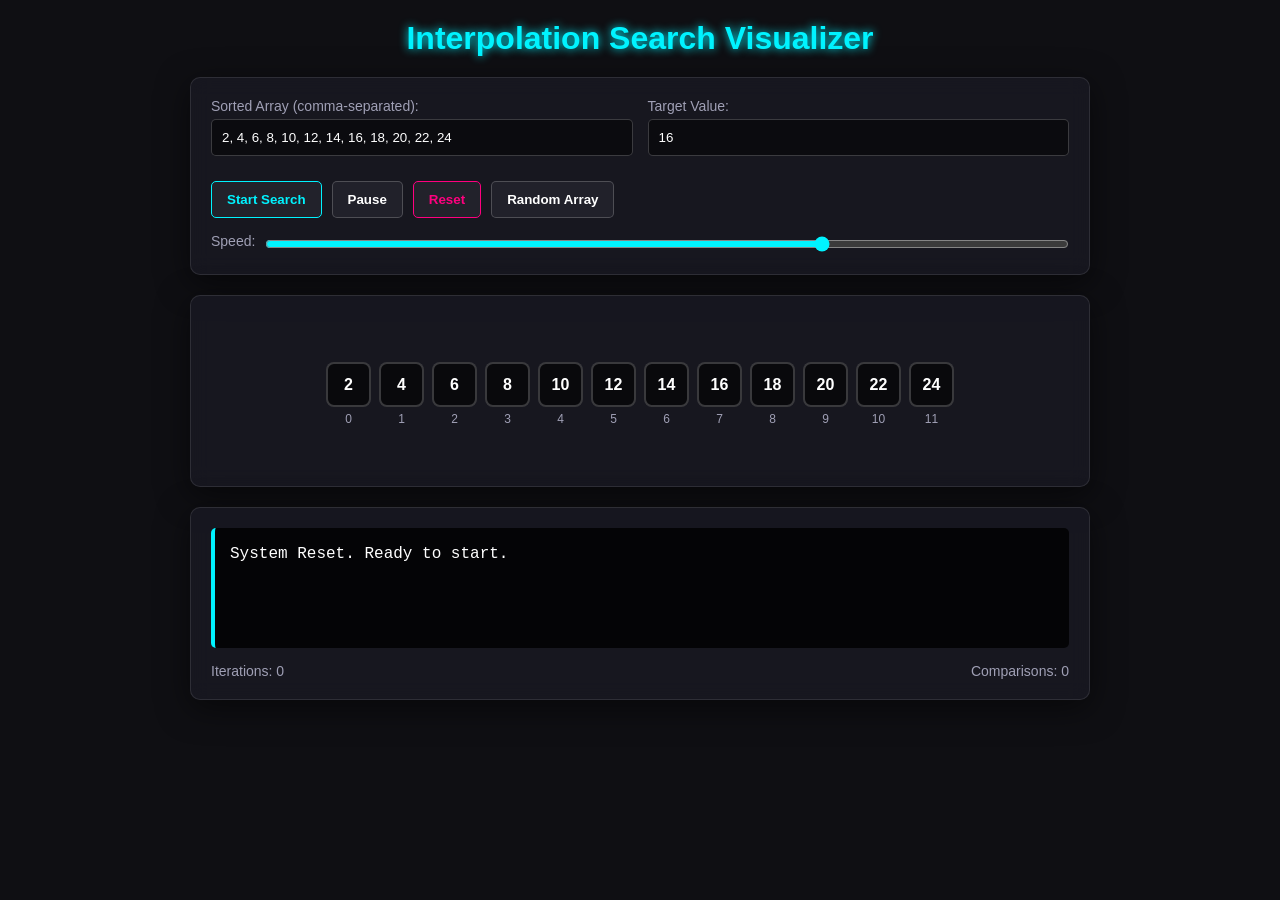
<file: EX 1/index.html>
<!DOCTYPE html>
<html lang="en">

<head>
    <meta charset="UTF-8">
    <meta name="viewport" content="width=device-width, initial-scale=1.0">
    <title>Interpolation Search Visualizer</title>
    <style>
        /* CSS Variables for Dark + Neon Theme */
        :root {
            --bg-color: #0f0f13;
            --panel-bg: rgba(25, 25, 35, 0.8);
            --text-main: #ffffff;
            --text-muted: #a0a0b5;
            --neon-blue: #00f3ff;
            --neon-pink: #ff007f;
            --neon-green: #39ff14;
            --neon-red: #ff3333;
            --border-radius: 10px;
        }

        /* Base Resets & Typography */
        * {
            box-sizing: border-box;
            margin: 0;
            padding: 0;
        }

        body {
            background-color: var(--bg-color);
            color: var(--text-main);
            font-family: 'Segoe UI', Tahoma, Geneva, Verdana, sans-serif;
            min-height: 100vh;
            display: flex;
            flex-direction: column;
            align-items: center;
            padding: 20px;
            overflow-x: hidden;
        }

        h1 {
            text-align: center;
            margin-bottom: 20px;
            text-shadow: 0 0 10px var(--neon-blue);
            color: var(--neon-blue);
        }

        /* Glassmorphism Panels */
        .panel {
            background: var(--panel-bg);
            border: 1px solid rgba(255, 255, 255, 0.1);
            backdrop-filter: blur(10px);
            border-radius: var(--border-radius);
            padding: 20px;
            width: 100%;
            max-width: 900px;
            margin-bottom: 20px;
            box-shadow: 0 8px 32px rgba(0, 0, 0, 0.5);
        }

        /* Controls Layout */
        .controls {
            display: flex;
            flex-wrap: wrap;
            gap: 15px;
            align-items: center;
            justify-content: space-between;
        }

        .input-group {
            display: flex;
            flex-direction: column;
            flex: 1;
            min-width: 200px;
        }

        label {
            font-size: 14px;
            margin-bottom: 5px;
            color: var(--text-muted);
        }

        input[type="text"],
        input[type="number"] {
            background: rgba(0, 0, 0, 0.5);
            border: 1px solid rgba(255, 255, 255, 0.2);
            color: var(--text-main);
            padding: 10px;
            border-radius: 5px;
            outline: none;
            transition: border 0.3s;
        }

        input:focus {
            border-color: var(--neon-blue);
            box-shadow: 0 0 5px var(--neon-blue);
        }

        .btn-group {
            display: flex;
            gap: 10px;
            flex-wrap: wrap;
            margin-top: 10px;
        }

        button {
            background: rgba(255, 255, 255, 0.05);
            color: var(--text-main);
            border: 1px solid rgba(255, 255, 255, 0.2);
            padding: 10px 15px;
            border-radius: 5px;
            cursor: pointer;
            transition: all 0.3s;
            font-weight: bold;
        }

        button:hover {
            background: rgba(255, 255, 255, 0.1);
        }

        button.primary {
            border-color: var(--neon-blue);
            color: var(--neon-blue);
        }

        button.primary:hover {
            background: var(--neon-blue);
            color: var(--bg-color);
            box-shadow: 0 0 10px var(--neon-blue);
        }

        button.danger {
            border-color: var(--neon-pink);
            color: var(--neon-pink);
        }

        button.danger:hover {
            background: var(--neon-pink);
            color: var(--bg-color);
            box-shadow: 0 0 10px var(--neon-pink);
        }

        /* Sliders */
        .slider-group {
            display: flex;
            align-items: center;
            gap: 10px;
            width: 100%;
        }

        input[type="range"] {
            flex: 1;
            accent-color: var(--neon-blue);
        }

        /* Error Banner */
        #error-msg {
            color: var(--neon-red);
            font-weight: bold;
            margin-top: 10px;
            display: none;
            text-align: center;
            text-shadow: 0 0 5px var(--neon-red);
        }

        /* Visualization Area */
        .visualizer {
            display: flex;
            justify-content: center;
            align-items: flex-end;
            min-height: 150px;
            padding: 40px 10px;
            gap: 8px;
            flex-wrap: nowrap;
            overflow-x: auto;
        }

        .array-item-container {
            display: flex;
            flex-direction: column;
            align-items: center;
            position: relative;
        }

        .box {
            width: 45px;
            height: 45px;
            background: rgba(0, 0, 0, 0.6);
            border: 2px solid rgba(255, 255, 255, 0.2);
            border-radius: 8px;
            display: flex;
            justify-content: center;
            align-items: center;
            font-size: 16px;
            font-weight: bold;
            transition: all 0.3s ease;
            position: relative;
        }

        .index-label {
            font-size: 12px;
            color: var(--text-muted);
            margin-top: 5px;
        }

        .pointer {
            font-size: 12px;
            font-weight: bold;
            position: absolute;
            top: -25px;
            opacity: 0;
            transition: opacity 0.3s;
            text-shadow: 0 0 5px currentColor;
        }

        /* Highlights */
        .box.low {
            border-color: var(--neon-blue);
            box-shadow: 0 0 15px var(--neon-blue);
            transform: translateY(-5px);
        }

        .pointer.low {
            opacity: 1;
            color: var(--neon-blue);
        }

        .box.high {
            border-color: var(--neon-pink);
            box-shadow: 0 0 15px var(--neon-pink);
            transform: translateY(-5px);
        }

        .pointer.high {
            opacity: 1;
            color: var(--neon-pink);
        }

        .box.pos {
            background: rgba(255, 255, 0, 0.2);
            border-color: #ffff00;
            box-shadow: 0 0 15px #ffff00;
            transform: scale(1.1);
        }

        .pointer.pos {
            opacity: 1;
            color: #ffff00;
            top: -45px;
        }

        /* Stacked above high/low if overlapping */

        .box.found {
            background: rgba(57, 255, 20, 0.2);
            border-color: var(--neon-green);
            box-shadow: 0 0 20px var(--neon-green);
            transform: scale(1.2);
        }

        .box.dimmed {
            opacity: 0.3;
        }

        /* Explanation Panel */
        .explanation {
            font-family: 'Courier New', Courier, monospace;
            background: rgba(0, 0, 0, 0.8);
            padding: 15px;
            border-radius: 5px;
            border-left: 4px solid var(--neon-blue);
            min-height: 120px;
        }

        .explanation p {
            margin-bottom: 8px;
            line-height: 1.4;
        }

        .highlight-math {
            color: #ffff00;
            font-weight: bold;
        }

        .highlight-success {
            color: var(--neon-green);
            font-weight: bold;
        }

        .highlight-fail {
            color: var(--neon-red);
            font-weight: bold;
        }

        .stats {
            display: flex;
            justify-content: space-between;
            margin-top: 15px;
            font-size: 14px;
            color: var(--text-muted);
        }

        /* Responsive */
        @media (max-width: 768px) {
            .box {
                width: 35px;
                height: 35px;
                font-size: 14px;
            }

            .visualizer {
                justify-content: flex-start;
            }

            .controls {
                flex-direction: column;
                align-items: stretch;
            }

            .btn-group {
                justify-content: center;
            }
        }
    </style>
</head>

<body>

    <h1>Interpolation Search Visualizer</h1>

    <div class="panel">
        <div class="controls">
            <div class="input-group">
                <label for="array-input">Sorted Array (comma-separated):</label>
                <input type="text" id="array-input" value="2, 4, 6, 8, 10, 12, 14, 16, 18, 20, 22, 24">
            </div>
            <div class="input-group">
                <label for="target-input">Target Value:</label>
                <input type="number" id="target-input" value="16">
            </div>
        </div>

        <div id="error-msg">Error: Array must be sorted in ascending order!</div>

        <div class="controls" style="margin-top: 15px;">
            <div class="btn-group">
                <button class="primary" id="btn-start" onclick="initSearch()">Start Search</button>
                <button id="btn-pause" onclick="togglePause()">Pause</button>
                <button class="danger" onclick="resetVisualizer()">Reset</button>
                <button onclick="generateRandomArray()">Random Array</button>
            </div>

            <div class="slider-group">
                <label for="speed-slider">Speed:</label>
                <input type="range" id="speed-slider" min="1" max="100" value="70">
            </div>
        </div>
    </div>

    <div class="panel">
        <div class="visualizer" id="visualizer-container">
        </div>
    </div>

    <div class="panel">
        <div class="explanation" id="explanation-box">
            <p>Welcome to Interpolation Search Visualizer.</p>
            <p>Enter an array and a target, then click "Start Search".</p>
        </div>
        <div class="stats">
            <span id="stat-iterations">Iterations: 0</span>
            <span id="stat-comparisons">Comparisons: 0</span>
        </div>
    </div>

    <script>
        // --- State Management ---
        let currentArray = [];
        let targetValue = null;
        let isSearching = false;
        let isPaused = false;
        let abortController = null;
        let comparisons = 0;
        let iterations = 0;

        // --- Audio Context Setup ---
        const AudioContext = window.AudioContext || window.webkitAudioContext;
        const audioCtx = new AudioContext();

        function playSound(type) {
            if (audioCtx.state === 'suspended') audioCtx.resume();
            const oscillator = audioCtx.createOscillator();
            const gainNode = audioCtx.createGain();

            oscillator.connect(gainNode);
            gainNode.connect(audioCtx.destination);

            if (type === 'tick') {
                oscillator.type = 'sine';
                oscillator.frequency.setValueAtTime(400, audioCtx.currentTime);
                oscillator.frequency.exponentialRampToValueAtTime(600, audioCtx.currentTime + 0.1);
                gainNode.gain.setValueAtTime(0.1, audioCtx.currentTime);
                gainNode.gain.exponentialRampToValueAtTime(0.001, audioCtx.currentTime + 0.1);
                oscillator.start();
                oscillator.stop(audioCtx.currentTime + 0.1);
            } else if (type === 'found') {
                oscillator.type = 'triangle';
                oscillator.frequency.setValueAtTime(440, audioCtx.currentTime);
                oscillator.frequency.setValueAtTime(880, audioCtx.currentTime + 0.1);
                gainNode.gain.setValueAtTime(0.2, audioCtx.currentTime);
                gainNode.gain.exponentialRampToValueAtTime(0.001, audioCtx.currentTime + 0.5);
                oscillator.start();
                oscillator.stop(audioCtx.currentTime + 0.5);
            } else if (type === 'error') {
                oscillator.type = 'sawtooth';
                oscillator.frequency.setValueAtTime(150, audioCtx.currentTime);
                gainNode.gain.setValueAtTime(0.2, audioCtx.currentTime);
                gainNode.gain.exponentialRampToValueAtTime(0.001, audioCtx.currentTime + 0.3);
                oscillator.start();
                oscillator.stop(audioCtx.currentTime + 0.3);
            }
        }

        // --- Utility Functions ---
        async function sleep() {
            const speedSlider = document.getElementById('speed-slider').value;
            // Map slider (1-100) to delay (1500ms to 50ms)
            const ms = 1500 - (speedSlider * 14.5);

            while (isPaused) {
                await new Promise(resolve => setTimeout(resolve, 100));
            }
            await new Promise(resolve => setTimeout(resolve, ms));
        }

        function isSorted(arr) {
            for (let i = 0; i < arr.length - 1; i++) {
                if (arr[i] > arr[i + 1]) return false;
            }
            return true;
        }

        function updateExplanation(htmlContent) {
            document.getElementById('explanation-box').innerHTML = htmlContent;
        }

        function updateStats() {
            document.getElementById('stat-iterations').innerText = `Iterations: ${iterations}`;
            document.getElementById('stat-comparisons').innerText = `Comparisons: ${comparisons}`;
        }

        // --- UI Rendering ---
        function renderArray() {
            const container = document.getElementById('visualizer-container');
            container.innerHTML = '';

            currentArray.forEach((value, index) => {
                const itemContainer = document.createElement('div');
                itemContainer.className = 'array-item-container';
                itemContainer.id = `container-${index}`;

                const pointerLabel = document.createElement('div');
                pointerLabel.className = 'pointer';
                pointerLabel.id = `pointer-${index}`;

                const box = document.createElement('div');
                box.className = 'box';
                box.id = `box-${index}`;
                box.innerText = value;

                const indexLabel = document.createElement('div');
                indexLabel.className = 'index-label';
                indexLabel.innerText = index;

                itemContainer.appendChild(pointerLabel);
                itemContainer.appendChild(box);
                itemContainer.appendChild(indexLabel);
                container.appendChild(itemContainer);
            });
        }

        function clearHighlights() {
            const boxes = document.querySelectorAll('.box');
            const pointers = document.querySelectorAll('.pointer');
            boxes.forEach(box => {
                box.classList.remove('low', 'high', 'pos', 'found', 'dimmed');
            });
            pointers.forEach(ptr => {
                ptr.classList.remove('low', 'high', 'pos');
                ptr.innerText = '';
            });
        }

        function dimOutside(low, high) {
            currentArray.forEach((_, index) => {
                const box = document.getElementById(`box-${index}`);
                if (index < low || index > high) {
                    box.classList.add('dimmed');
                } else {
                    box.classList.remove('dimmed');
                }
            });
        }

        function setHighlight(index, type, labelText) {
            if (index < 0 || index >= currentArray.length) return;
            const box = document.getElementById(`box-${index}`);
            const pointer = document.getElementById(`pointer-${index}`);

            box.classList.add(type);
            pointer.classList.add(type);

            // Append text if multiple pointers land on the same index
            if (pointer.innerText && pointer.innerText !== labelText) {
                pointer.innerText += ` / ${labelText}`;
            } else {
                pointer.innerText = labelText;
            }
        }

        // --- Pre-Search Setup ---
        function parseInput() {
            const rawStr = document.getElementById('array-input').value;
            const arr = rawStr.split(',').map(item => parseInt(item.trim())).filter(item => !isNaN(item));

            const errorMsg = document.getElementById('error-msg');
            if (!isSorted(arr)) {
                errorMsg.style.display = 'block';
                playSound('error');
                return null;
            }
            errorMsg.style.display = 'none';

            const target = parseInt(document.getElementById('target-input').value);
            if (isNaN(target)) {
                alert("Please enter a valid target number.");
                return null;
            }

            return { arr, target };
        }

        function generateRandomArray() {
            if (isSearching) return;
            let arr = [];
            let current = Math.floor(Math.random() * 10) + 1;
            const length = Math.floor(Math.random() * 10) + 10; // 10 to 20 elements

            for (let i = 0; i < length; i++) {
                arr.push(current);
                // Linear-ish distribution favors interpolation search
                current += Math.floor(Math.random() * 5) + 2;
            }

            document.getElementById('array-input').value = arr.join(', ');
            // Pick a random element from the array to be the target (80% chance), or a random missing number (20%)
            if (Math.random() > 0.2) {
                document.getElementById('target-input').value = arr[Math.floor(Math.random() * arr.length)];
            } else {
                document.getElementById('target-input').value = arr[Math.floor(Math.random() * arr.length)] + 1;
            }

            resetVisualizer();
        }

        function togglePause() {
            if (!isSearching) return;
            isPaused = !isPaused;
            document.getElementById('btn-pause').innerText = isPaused ? "Resume" : "Pause";
        }

        function resetVisualizer() {
            isSearching = false;
            isPaused = false;
            iterations = 0;
            comparisons = 0;
            document.getElementById('btn-pause').innerText = "Pause";
            document.getElementById('btn-start').disabled = false;

            const data = parseInput();
            if (data) {
                currentArray = data.arr;
                renderArray();
                updateExplanation("<p>System Reset. Ready to start.</p>");
                updateStats();
            }
        }

        // --- Core Algorithm Logic & Animation ---
        async function initSearch() {
            if (isSearching) return;

            const data = parseInput();
            if (!data) return;

            currentArray = data.arr;
            targetValue = data.target;
            isSearching = true;
            isPaused = false;
            iterations = 0;
            comparisons = 0;

            document.getElementById('btn-start').disabled = true;
            renderArray();
            updateStats();

            await interpolationSearch(currentArray, targetValue);

            isSearching = false;
            document.getElementById('btn-start').disabled = false;
        }

        // EXACT LOGIC ADAPTED FOR VISUALIZATION
        async function interpolationSearch(arr, target) {
            let low = 0;
            let high = arr.length - 1;

            updateExplanation(`<p>Starting search for Target: <span class="highlight-math">${target}</span></p>
                               <p>Initial bounds: low = ${low}, high = ${high}</p>`);
            await sleep();

            while (low <= high && target >= arr[low] && target <= arr[high]) {
                iterations++;
                comparisons += 3; // roughly 3 comparisons in the while condition
                updateStats();

                clearHighlights();
                dimOutside(low, high);
                setHighlight(low, 'low', 'Low');
                setHighlight(high, 'high', 'High');
                playSound('tick');

                updateExplanation(`<p>Current bounds valid. Calculating estimated position (pos):</p>
                                   <p>pos = low + Math.floor(((high - low) / (arr[high] - arr[low])) * (target - arr[low]))</p>
                                   <p>pos = ${low} + Math.floor(((${high} - ${low}) / (${arr[high]} - ${arr[low]})) * (${target} - ${arr[low]}))</p>`);
                await sleep();

                let pos = low + Math.floor(
                    ((high - low) / (arr[high] - arr[low])) * (target - arr[low])
                );

                setHighlight(pos, 'pos', 'Pos');
                updateExplanation(`<p>Calculated <span class="highlight-math">pos = ${pos}</span>. Checking arr[pos] (${arr[pos]})...</p>`);
                playSound('tick');
                await sleep();

                comparisons++;
                updateStats();
                if (arr[pos] === target) {
                    clearHighlights();
                    setHighlight(pos, 'found', 'Found!');
                    dimOutside(pos, pos);
                    playSound('found');
                    updateExplanation(`<p class="highlight-success">Element found at index ${pos}!</p>
                                       <p>arr[${pos}] === ${target}</p>`);
                    return pos;
                }

                comparisons++;
                updateStats();
                if (arr[pos] < target) {
                    updateExplanation(`<p>arr[${pos}] (${arr[pos]}) < target (${target}).</p>
                                       <p>Target must be to the <b>right</b>. Updating low = pos + 1 = ${pos + 1}</p>`);
                    low = pos + 1;
                } else {
                    updateExplanation(`<p>arr[${pos}] (${arr[pos]}) > target (${target}).</p>
                                       <p>Target must be to the <b>left</b>. Updating high = pos - 1 = ${pos - 1}</p>`);
                    high = pos - 1;
                }
                await sleep();
            }

            // Loop termination conditions handled
            clearHighlights();
            playSound('error');

            let reason = "";
            if (low > high) reason = `low (${low}) > high (${high})`;
            else if (target < arr[low]) reason = `target (${target}) < arr[low] (${arr[low]})`;
            else if (target > arr[high]) reason = `target (${target}) > arr[high] (${arr[high]})`;

            updateExplanation(`<p class="highlight-fail">Element ${target} not found in the array.</p>
                               <p>Loop terminated because: ${reason}</p>`);
            return -1;
        }

        // Initialize view on load
        window.onload = resetVisualizer;
    </script>
</body>

</html>
</file>
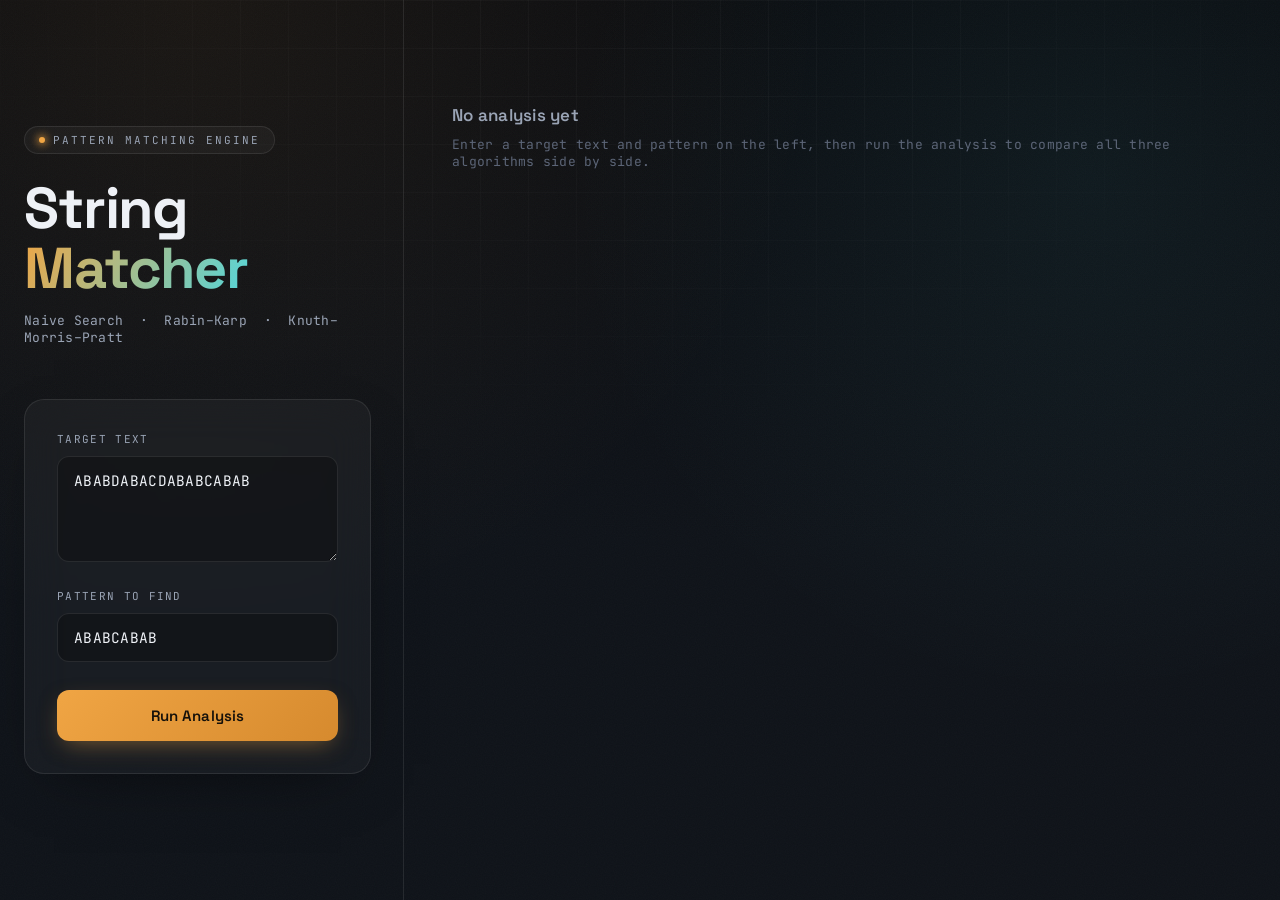
<file: EX 2/index.html>
<!DOCTYPE html>
<html lang="en">

<head>
    <meta charset="UTF-8">
    <meta name="viewport" content="width=device-width, initial-scale=1.0">
    <title>Pattern Analyzer — String Matching Terminal</title>
    <style>
        /* ============================================================
   Design tokens
   Palette: obsidian base, warm amber signal, cyan + violet duotone
   ============================================================ */
        :root {
            --bg-0: #0a0c10;
            --bg-1: #0f1319;
            --surface: rgba(255, 255, 255, 0.035);
            --surface-strong: rgba(255, 255, 255, 0.06);
            --border: rgba(255, 255, 255, 0.09);
            --border-strong: rgba(255, 255, 255, 0.16);

            --text-hi: #eef1f6;
            --text-mid: #9aa4b5;
            --text-lo: #5c6577;

            --c-amber: #f0a544;
            --c-cyan: #4fd8e0;
            --c-violet: #a78bfa;

            --font-display: 'Space Grotesk', sans-serif;
            --font-mono: 'JetBrains Mono', monospace;

            --ease: cubic-bezier(0.16, 1, 0.3, 1);
        }

        @media (prefers-reduced-motion: reduce) {

            *,
            *::before,
            *::after {
                animation-duration: 0.001ms !important;
                animation-iteration-count: 1 !important;
                transition-duration: 0.001ms !important;
                scroll-behavior: auto !important;
            }
        }

        * {
            box-sizing: border-box;
        }

        html,
        body {
            margin: 0;
            padding: 0;
            background: var(--bg-0);
            color: var(--text-hi);
            font-family: var(--font-display);
            min-height: 100vh;
        }

        body {
            background:
                radial-gradient(circle at 15% 0%, rgba(240, 165, 68, 0.07), transparent 45%),
                radial-gradient(circle at 85% 20%, rgba(79, 216, 224, 0.06), transparent 40%),
                linear-gradient(180deg, var(--bg-0), var(--bg-1) 60%);
            position: relative;
            overflow-x: hidden;
        }

        /* subtle animated grid, quant-terminal feel */
        body::before {
            content: "";
            position: fixed;
            inset: 0;
            background-image:
                linear-gradient(rgba(255, 255, 255, 0.025) 1px, transparent 1px),
                linear-gradient(90deg, rgba(255, 255, 255, 0.025) 1px, transparent 1px);
            background-size: 48px 48px;
            mask-image: radial-gradient(ellipse 70% 60% at 50% 0%, black 20%, transparent 80%);
            pointer-events: none;
            z-index: 0;
        }

        .noise-overlay {
            position: fixed;
            inset: 0;
            pointer-events: none;
            z-index: 1;
            opacity: 0.03;
            background-image: url("data:image/svg+xml,%3Csvg xmlns='http://www.w3.org/2000/svg' width='120' height='120'%3E%3Cfilter id='n'%3E%3CfeTurbulence type='fractalNoise' baseFrequency='0.9' numOctaves='2' stitchTiles='stitch'/%3E%3C/filter%3E%3Crect width='100%25' height='100%25' filter='url(%23n)'/%3E%3C/svg%3E");
        }

        .container {
            position: relative;
            z-index: 2;
            max-width: 1280px;
            margin: 0 auto;
            padding: 0 24px;
            display: grid;
            grid-template-columns: 380px 1fr;
            gap: 0;
            align-items: start;
            min-height: 100vh;
        }

        /* ============================================================
   Console (sticky left rail): header + input live here
   ============================================================ */
        .console {
            position: sticky;
            top: 0;
            align-self: start;
            padding: 56px 32px 56px 0;
            min-height: 100vh;
            display: flex;
            flex-direction: column;
            justify-content: center;
            border-right: 1px solid var(--border);
        }

        /* ============================================================
   Header
   ============================================================ */
        header {
            text-align: left;
            margin-bottom: 40px;
            animation: rise 0.7s var(--ease) both;
        }

        .eyebrow {
            display: inline-flex;
            align-items: center;
            gap: 8px;
            font-family: var(--font-mono);
            font-size: 11px;
            letter-spacing: 0.18em;
            color: var(--text-mid);
            border: 1px solid var(--border);
            background: var(--surface);
            padding: 6px 14px;
            border-radius: 100px;
            margin-bottom: 24px;
        }

        .eyebrow-dot {
            width: 6px;
            height: 6px;
            border-radius: 50%;
            background: var(--c-amber);
            box-shadow: 0 0 8px 1px var(--c-amber);
            animation: pulse 2.2s ease-in-out infinite;
        }

        .title {
            font-size: clamp(2.4rem, 6vw, 3.6rem);
            font-weight: 700;
            letter-spacing: -0.02em;
            margin: 0;
            line-height: 1.05;
        }

        .title-accent {
            background: linear-gradient(120deg, var(--c-amber), var(--c-cyan) 55%, var(--c-violet));
            -webkit-background-clip: text;
            background-clip: text;
            color: transparent;
            background-size: 200% 100%;
            animation: shift 6s ease-in-out infinite;
        }

        .subtitle {
            font-family: var(--font-mono);
            font-size: 13px;
            color: var(--text-mid);
            margin-top: 14px;
            letter-spacing: 0.02em;
        }

        /* ============================================================
   Input section
   ============================================================ */
        .input-section {
            background: var(--surface);
            border: 1px solid var(--border);
            border-radius: 20px;
            padding: 32px;
            backdrop-filter: blur(20px);
            -webkit-backdrop-filter: blur(20px);
            animation: rise 0.7s var(--ease) 0.08s both;
            box-shadow: 0 20px 60px -30px rgba(0, 0, 0, 0.6);
        }

        .input-group {
            margin-bottom: 22px;
        }

        .input-group:last-of-type {
            margin-bottom: 28px;
        }

        label {
            display: block;
            font-family: var(--font-mono);
            font-size: 11px;
            letter-spacing: 0.12em;
            text-transform: uppercase;
            color: var(--text-mid);
            margin-bottom: 10px;
        }

        textarea,
        input[type="text"] {
            width: 100%;
            background: rgba(0, 0, 0, 0.25);
            border: 1px solid var(--border);
            border-radius: 12px;
            padding: 14px 16px;
            color: var(--text-hi);
            font-family: var(--font-mono);
            font-size: 14.5px;
            letter-spacing: 0.02em;
            resize: vertical;
            transition: border-color 0.25s var(--ease), box-shadow 0.25s var(--ease), background 0.25s var(--ease);
        }

        textarea:hover,
        input[type="text"]:hover {
            border-color: var(--border-strong);
        }

        textarea:focus,
        input[type="text"]:focus {
            outline: none;
            border-color: var(--c-amber);
            background: rgba(0, 0, 0, 0.35);
            box-shadow: 0 0 0 4px rgba(240, 165, 68, 0.12);
        }

        ::placeholder {
            color: var(--text-lo);
        }

        .run-button {
            position: relative;
            width: 100%;
            border: none;
            border-radius: 12px;
            padding: 16px 24px;
            background: linear-gradient(135deg, var(--c-amber), #d68a2e);
            color: #14100a;
            font-family: var(--font-display);
            font-weight: 600;
            font-size: 15px;
            letter-spacing: 0.01em;
            cursor: pointer;
            overflow: hidden;
            transition: transform 0.25s var(--ease), box-shadow 0.25s var(--ease);
            box-shadow: 0 8px 24px -8px rgba(240, 165, 68, 0.5);
        }

        .run-button:hover {
            transform: translateY(-2px);
            box-shadow: 0 14px 32px -8px rgba(240, 165, 68, 0.65);
        }

        .run-button:active {
            transform: translateY(0px) scale(0.99);
        }

        .run-button-glow {
            position: absolute;
            top: 0;
            left: -60%;
            width: 40%;
            height: 100%;
            background: linear-gradient(120deg, transparent, rgba(255, 255, 255, 0.5), transparent);
            transform: skewX(-20deg);
            transition: left 0.6s var(--ease);
        }

        .run-button:hover .run-button-glow {
            left: 130%;
        }

        /* ============================================================
   Main panel (right side): results + table live here
   ============================================================ */
        .main-panel {
            padding: 56px 0 96px 48px;
            min-width: 0;
        }

        .main-panel .empty-state {
            display: flex;
            flex-direction: column;
            align-items: flex-start;
            gap: 10px;
            padding: 48px 0;
            color: var(--text-lo);
            font-family: var(--font-mono);
            font-size: 13px;
            letter-spacing: 0.02em;
            animation: rise 0.7s var(--ease) both;
        }

        .main-panel .empty-state strong {
            color: var(--text-mid);
            font-family: var(--font-display);
            font-size: 17px;
            font-weight: 600;
        }

        /* ============================================================
   Results cards
   ============================================================ */
        .results-section {
            display: grid;
            grid-template-columns: repeat(2, 1fr);
            gap: 20px;
            margin-top: 0;
        }

        .results-section #card-kmp {
            grid-column: 1 / -1;
        }

        .card {
            --accent: var(--c-amber);
            position: relative;
            background: var(--surface);
            border: 1px solid var(--border);
            border-radius: 18px;
            padding: 24px;
            backdrop-filter: blur(20px);
            -webkit-backdrop-filter: blur(20px);
            opacity: 0;
            transform: translateY(16px);
            animation: reveal 0.6s var(--ease) forwards;
            transition: border-color 0.3s var(--ease), transform 0.3s var(--ease);
        }

        .card:hover {
            border-color: color-mix(in srgb, var(--accent) 45%, var(--border-strong));
            transform: translateY(-4px);
        }

        .card::before {
            content: "";
            position: absolute;
            inset: 0;
            border-radius: 18px;
            padding: 1px;
            background: linear-gradient(160deg, color-mix(in srgb, var(--accent) 40%, transparent), transparent 60%);
            -webkit-mask: linear-gradient(#000 0 0) content-box, linear-gradient(#000 0 0);
            -webkit-mask-composite: xor;
            mask-composite: exclude;
            pointer-events: none;
        }

        #card-naive {
            animation-delay: 0.05s;
        }

        #card-rk {
            animation-delay: 0.18s;
        }

        #card-kmp {
            animation-delay: 0.31s;
        }

        .card-head {
            display: flex;
            align-items: center;
            justify-content: space-between;
            margin-bottom: 18px;
        }

        .card h2 {
            font-size: 17px;
            font-weight: 600;
            margin: 0;
            color: var(--text-hi);
        }

        .card-tag {
            font-family: var(--font-mono);
            font-size: 11px;
            color: var(--accent);
            background: color-mix(in srgb, var(--accent) 14%, transparent);
            border: 1px solid color-mix(in srgb, var(--accent) 30%, transparent);
            padding: 3px 9px;
            border-radius: 100px;
        }

        .card-row {
            display: flex;
            align-items: baseline;
            justify-content: space-between;
            gap: 12px;
            padding: 10px 0;
            border-top: 1px solid var(--border);
        }

        .card-row:first-of-type {
            border-top: none;
        }

        .card-label {
            font-size: 12.5px;
            color: var(--text-mid);
        }

        .output {
            font-family: var(--font-mono);
            font-size: 14px;
            color: var(--text-hi);
            font-weight: 500;
            text-align: right;
            word-break: break-word;
        }

        .glow-text {
            color: var(--accent);
            text-shadow: 0 0 16px color-mix(in srgb, var(--accent) 55%, transparent);
        }

        /* ============================================================
   Table
   ============================================================ */
        .table-section {
            margin-top: 48px;
            animation: rise 0.6s var(--ease) both;
        }

        .section-title {
            font-size: 13px;
            font-family: var(--font-mono);
            letter-spacing: 0.12em;
            text-transform: uppercase;
            color: var(--text-mid);
            margin-bottom: 16px;
            font-weight: 500;
        }

        .table-responsive {
            background: var(--surface);
            border: 1px solid var(--border);
            border-radius: 16px;
            overflow: hidden;
            backdrop-filter: blur(20px);
            -webkit-backdrop-filter: blur(20px);
        }

        table {
            width: 100%;
            border-collapse: collapse;
            font-size: 13.5px;
        }

        thead th {
            text-align: left;
            font-family: var(--font-mono);
            font-size: 11px;
            letter-spacing: 0.08em;
            text-transform: uppercase;
            color: var(--text-mid);
            font-weight: 500;
            padding: 14px 20px;
            background: rgba(255, 255, 255, 0.02);
            border-bottom: 1px solid var(--border);
        }

        tbody td {
            padding: 14px 20px;
            border-bottom: 1px solid var(--border);
            color: var(--text-hi);
            font-family: var(--font-mono);
        }

        tbody tr:last-child td {
            border-bottom: none;
        }

        tbody tr {
            transition: background 0.2s var(--ease);
        }

        tbody tr:hover {
            background: rgba(255, 255, 255, 0.03);
        }

        /* ============================================================
   Utility / animation keyframes
   ============================================================ */
        .hidden {
            display: none;
        }

        @keyframes rise {
            from {
                opacity: 0;
                transform: translateY(18px);
            }

            to {
                opacity: 1;
                transform: translateY(0);
            }
        }

        @keyframes reveal {
            to {
                opacity: 1;
                transform: translateY(0);
            }
        }

        @keyframes pulse {

            0%,
            100% {
                opacity: 1;
                transform: scale(1);
            }

            50% {
                opacity: 0.5;
                transform: scale(0.85);
            }
        }

        @keyframes shift {

            0%,
            100% {
                background-position: 0% 50%;
            }

            50% {
                background-position: 100% 50%;
            }
        }

        /* ============================================================
   Responsive
   ============================================================ */
        @media (max-width: 900px) {
            .container {
                grid-template-columns: 1fr;
                padding: 0 20px;
            }

            .console {
                position: relative;
                top: auto;
                min-height: 0;
                padding: 48px 0 32px;
                border-right: none;
                border-bottom: 1px solid var(--border);
            }

            .main-panel {
                padding: 40px 0 72px;
            }

            .results-section,
            .results-section #card-kmp {
                grid-column: auto;
            }

            .results-section {
                grid-template-columns: 1fr;
            }
        }

        @media (max-width: 480px) {
            .input-section {
                padding: 22px;
            }
        }

        /* Visible keyboard focus */
        button:focus-visible,
        input:focus-visible,
        textarea:focus-visible {
            outline: 2px solid var(--c-cyan);
            outline-offset: 2px;
        }
    </style>
    <link rel="preconnect" href="https://fonts.googleapis.com">
    <link rel="preconnect" href="https://fonts.gstatic.com" crossorigin>
    <link
        href="https://fonts.googleapis.com/css2?family=Space+Grotesk:wght@400;500;600;700&family=JetBrains+Mono:wght@400;500;600;700&display=swap"
        rel="stylesheet">
</head>

<body>
    <div class="noise-overlay"></div>
    <div class="container">
        <div class="console">
            <header>
                <div class="eyebrow">
                    <span class="eyebrow-dot"></span>
                    PATTERN&nbsp;MATCHING&nbsp;ENGINE
                </div>
                <h1 class="title">
                    String <span class="title-accent">Matcher</span>
                </h1>
                <p class="subtitle">Naive&nbsp;Search &nbsp;·&nbsp; Rabin–Karp &nbsp;·&nbsp; Knuth–Morris–Pratt</p>
            </header>

            <section class="input-section">
                <div class="input-group">
                    <label for="text-input">Target Text</label>
                    <textarea id="text-input" rows="4"
                        placeholder="Enter the main text here...">ABABDABACDABABCABAB</textarea>
                </div>
                <div class="input-group">
                    <label for="pattern-input">Pattern to Find</label>
                    <input type="text" id="pattern-input" placeholder="e.g., ABABCABAB" value="ABABCABAB">
                </div>
                <button id="run-btn" class="run-button">
                    <span class="run-button-label">Run Analysis</span>
                    <span class="run-button-glow"></span>
                </button>
            </section>
        </div>

        <div class="main-panel">
            <div class="empty-state" id="empty-state">
                <strong>No analysis yet</strong>
                <span>Enter a target text and pattern on the left, then run the analysis to compare all three algorithms
                    side by side.</span>
            </div>

            <section class="results-section hidden" id="results-container">
                <div class="card" id="card-naive" style="--accent: var(--c-amber);">
                    <div class="card-head">
                        <h2>Naive Search</h2>
                        <span class="card-tag">O(n·m)</span>
                    </div>
                    <div class="card-row">
                        <span class="card-label">Matches at index</span>
                        <span class="matches output"></span>
                    </div>
                    <div class="card-row">
                        <span class="card-label">Comparisons made</span>
                        <span class="comparisons output glow-text"></span>
                    </div>
                </div>

                <div class="card" id="card-rk" style="--accent: var(--c-cyan);">
                    <div class="card-head">
                        <h2>Rabin–Karp</h2>
                        <span class="card-tag">O(n+m)&nbsp;avg</span>
                    </div>
                    <div class="card-row">
                        <span class="card-label">Matches at index</span>
                        <span class="matches output"></span>
                    </div>
                    <div class="card-row">
                        <span class="card-label">Comparisons made</span>
                        <span class="comparisons output glow-text"></span>
                    </div>
                </div>

                <div class="card" id="card-kmp" style="--accent: var(--c-violet);">
                    <div class="card-head">
                        <h2>KMP Algorithm</h2>
                        <span class="card-tag">O(n+m)</span>
                    </div>
                    <div class="card-row">
                        <span class="card-label">Matches at index</span>
                        <span class="matches output"></span>
                    </div>
                    <div class="card-row">
                        <span class="card-label">Comparisons made</span>
                        <span class="comparisons output glow-text"></span>
                    </div>
                </div>
            </section>

            <section class="table-section hidden" id="table-container">
                <h2 class="section-title">Performance Comparison</h2>
                <div class="table-responsive">
                    <table>
                        <thead>
                            <tr>
                                <th>Algorithm</th>
                                <th>Time Complexity (Worst)</th>
                                <th>Actual Comparisons</th>
                                <th>Matches Found</th>
                            </tr>
                        </thead>
                        <tbody id="table-body"></tbody>
                    </table>
                </div>
            </section>
        </div>
    </div>
    <script>
        // ============================================================
        // String matching algorithms
        // ============================================================

        function naiveSearch(text, pattern) {
            const matches = [];
            let comparisons = 0;
            const n = text.length, m = pattern.length;

            for (let i = 0; i <= n - m; i++) {
                let j = 0;
                while (j < m) {
                    comparisons++;
                    if (text[i + j] !== pattern[j]) break;
                    j++;
                }
                if (j === m) matches.push(i);
            }
            return { matches, comparisons };
        }

        function rabinKarpSearch(text, pattern) {
            const matches = [];
            let comparisons = 0;
            const n = text.length, m = pattern.length;
            if (m === 0 || m > n) return { matches, comparisons };

            const base = 256;
            const prime = 101;

            let patternHash = 0;
            let textHash = 0;
            let h = 1;

            for (let i = 0; i < m - 1; i++) h = (h * base) % prime;

            for (let i = 0; i < m; i++) {
                patternHash = (base * patternHash + pattern.charCodeAt(i)) % prime;
                textHash = (base * textHash + text.charCodeAt(i)) % prime;
            }

            for (let i = 0; i <= n - m; i++) {
                comparisons++; // hash comparison
                if (patternHash === textHash) {
                    let j = 0;
                    while (j < m) {
                        comparisons++;
                        if (text[i + j] !== pattern[j]) break;
                        j++;
                    }
                    if (j === m) matches.push(i);
                }
                if (i < n - m) {
                    textHash = (base * (textHash - text.charCodeAt(i) * h) + text.charCodeAt(i + m)) % prime;
                    if (textHash < 0) textHash += prime;
                }
            }
            return { matches, comparisons };
        }

        function buildLPS(pattern) {
            const m = pattern.length;
            const lps = new Array(m).fill(0);
            let len = 0, i = 1;
            while (i < m) {
                if (pattern[i] === pattern[len]) {
                    len++;
                    lps[i] = len;
                    i++;
                } else if (len !== 0) {
                    len = lps[len - 1];
                } else {
                    lps[i] = 0;
                    i++;
                }
            }
            return lps;
        }

        function kmpSearch(text, pattern) {
            const matches = [];
            let comparisons = 0;
            const n = text.length, m = pattern.length;
            if (m === 0) return { matches, comparisons };

            const lps = buildLPS(pattern);
            let i = 0, j = 0;

            while (i < n) {
                comparisons++;
                if (text[i] === pattern[j]) {
                    i++; j++;
                    if (j === m) {
                        matches.push(i - j);
                        j = lps[j - 1];
                    }
                } else if (j !== 0) {
                    j = lps[j - 1];
                } else {
                    i++;
                }
            }
            return { matches, comparisons };
        }

        // ============================================================
        // UI wiring
        // ============================================================

        const runBtn = document.getElementById('run-btn');
        const textInput = document.getElementById('text-input');
        const patternInput = document.getElementById('pattern-input');
        const resultsContainer = document.getElementById('results-container');
        const tableContainer = document.getElementById('table-container');
        const tableBody = document.getElementById('table-body');

        function formatMatches(matches) {
            return matches.length ? matches.join(', ') : 'none';
        }

        function fillCard(cardId, result) {
            const card = document.getElementById(cardId);
            card.querySelector('.matches').textContent = formatMatches(result.matches);
            card.querySelector('.comparisons').textContent = result.comparisons;
        }

        function replayCardAnimation() {
            ['card-naive', 'card-rk', 'card-kmp'].forEach((id, idx) => {
                const card = document.getElementById(id);
                card.style.animation = 'none';
                // force reflow to restart animation
                void card.offsetWidth;
                card.style.animation = `reveal 0.6s cubic-bezier(0.16, 1, 0.3, 1) ${0.05 + idx * 0.13}s forwards`;
            });
        }

        function runAnalysis() {
            const text = textInput.value;
            const pattern = patternInput.value;

            if (!pattern) {
                patternInput.focus();
                return;
            }

            const naive = naiveSearch(text, pattern);
            const rk = rabinKarpSearch(text, pattern);
            const kmp = kmpSearch(text, pattern);

            fillCard('card-naive', naive);
            fillCard('card-rk', rk);
            fillCard('card-kmp', kmp);

            tableBody.innerHTML = `
        <tr>
            <td>Naive Search</td>
            <td>O(n·m)</td>
            <td>${naive.comparisons}</td>
            <td>${formatMatches(naive.matches)}</td>
        </tr>
        <tr>
            <td>Rabin–Karp</td>
            <td>O(n·m) worst / O(n+m) avg</td>
            <td>${rk.comparisons}</td>
            <td>${formatMatches(rk.matches)}</td>
        </tr>
        <tr>
            <td>KMP Algorithm</td>
            <td>O(n+m)</td>
            <td>${kmp.comparisons}</td>
            <td>${formatMatches(kmp.matches)}</td>
        </tr>
    `;

            document.getElementById('empty-state').classList.add('hidden');
            resultsContainer.classList.remove('hidden');
            tableContainer.classList.remove('hidden');
            replayCardAnimation();

            resultsContainer.scrollIntoView({ behavior: 'smooth', block: 'nearest' });
        }

        runBtn.addEventListener('click', runAnalysis);

        [textInput, patternInput].forEach(el => {
            el.addEventListener('keydown', (e) => {
                if (e.key === 'Enter' && !e.shiftKey) {
                    e.preventDefault();
                    runAnalysis();
                }
            });
        });

    </script>
</body>

</html>
</file>
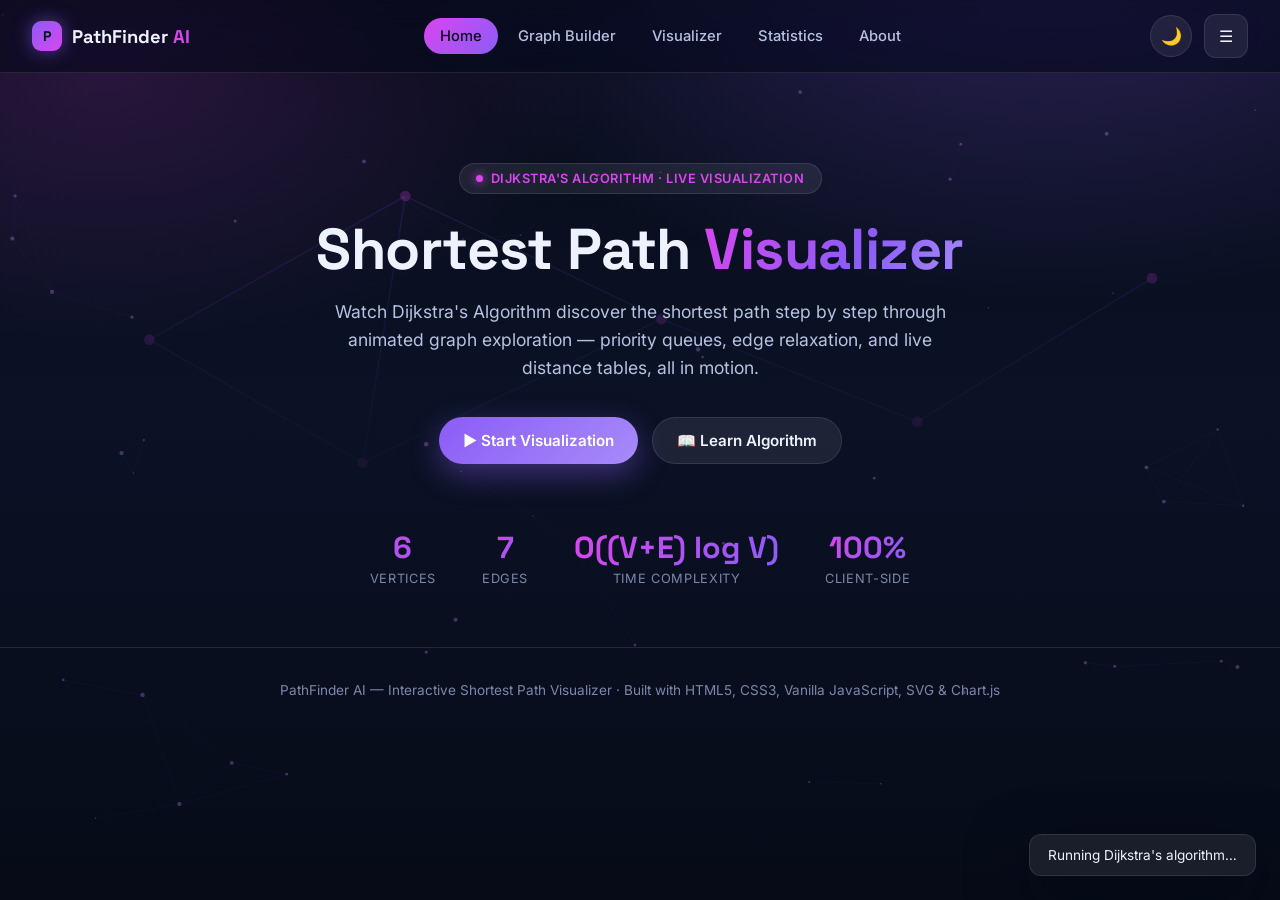
<file: EX 4/index.html>
<!DOCTYPE html>
<html lang="en" data-theme="dark">

<head>
  <meta charset="UTF-8" />
  <meta name="viewport" content="width=device-width, initial-scale=1.0" />
  <title>PathFinder AI — Interactive Shortest Path Visualizer</title>
  <meta name="description"
    content="Watch Dijkstra's Algorithm discover the shortest path step by step through animated graph exploration." />

  <link rel="preconnect" href="https://fonts.googleapis.com">
  <link
    href="https://fonts.googleapis.com/css2?family=Space+Grotesk:wght@500;600;700&family=Inter:wght@400;500;600&family=JetBrains+Mono:wght@400;600;700&display=swap"
    rel="stylesheet">

  <link rel="stylesheet" href="style.css" />
</head>

<body>

  <canvas id="particle-canvas"></canvas>

  <!-- ============================= NAVBAR ============================= -->
  <nav class="navbar">
    <div class="nav-logo">
      <span class="logo-dot">P</span>
      <span>PathFinder <span style="color:var(--accent-2)">AI</span></span>
    </div>

    <ul class="nav-menu" id="navMenu">
      <li><button class="nav-link active" data-page="home">Home</button></li>
      <li><button class="nav-link" data-page="builder">Graph Builder</button></li>
      <li><button class="nav-link" data-page="visualizer">Visualizer</button></li>
      <li><button class="nav-link" data-page="statistics">Statistics</button></li>
      <li><button class="nav-link" data-page="about">About</button></li>
    </ul>

    <div class="nav-actions">
      <button class="theme-toggle" id="themeToggle" title="Toggle dark / light mode">🌙</button>
      <button class="btn-icon nav-toggle-btn" id="navToggleBtn" title="Menu">☰</button>
    </div>
  </nav>

  <!-- ============================= HOME / HERO ============================= -->
  <section class="page active" id="page-home">
    <div class="hero">
      <svg class="hero-graph-bg" id="heroGraphBg" viewBox="0 0 1200 500" preserveAspectRatio="xMidYMid slice"></svg>
      <div class="hero-inner">
        <div class="eyebrow"><span class="dot"></span> Dijkstra's Algorithm · Live Visualization</div>
        <h1>Shortest Path <span class="grad">Visualizer</span></h1>
        <p class="hero-sub">Watch Dijkstra's Algorithm discover the shortest path step by step through animated graph
          exploration — priority queues, edge relaxation, and live distance tables, all in motion.</p>
        <div class="hero-actions">
          <button class="btn btn-primary" id="heroStartBtn">▶ Start Visualization</button>
          <button class="btn btn-ghost" id="heroLearnBtn">📖 Learn Algorithm</button>
        </div>
        <div class="stat-strip">
          <div class="stat"><b id="statVertices">6</b><span>Vertices</span></div>
          <div class="stat"><b id="statEdges">7</b><span>Edges</span></div>
          <div class="stat"><b>O((V+E) log V)</b><span>Time Complexity</span></div>
          <div class="stat"><b>100%</b><span>Client-Side</span></div>
        </div>
      </div>
    </div>
  </section>

  <!-- ============================= GRAPH BUILDER ============================= -->
  <section class="page" id="page-builder">
    <div class="container">
      <div class="section-head">
        <h2>Graph Builder</h2>
        <p>Design your own network — add vertices, connect them with weighted edges, and shape the map Dijkstra will
          explore.</p>
      </div>

      <div class="builder-grid">
        <div class="builder-tools">
          <div class="glass panel">
            <div class="panel-title">
              <h3>Build</h3><span class="tag">Live updates</span>
            </div>
            <button class="btn btn-ghost" id="btnAddVertex">➕ Add Vertex</button>

            <div class="field-group">
              <div class="field-block">
                <label>From</label>
                <select id="edgeFrom"></select>
              </div>
              <div class="field-block">
                <label>To</label>
                <select id="edgeTo"></select>
              </div>
              <div class="field-block field-block-weight">
                <label>Weight</label>
                <input type="number" id="edgeWeight" placeholder="Weight" min="1" value="1" />
              </div>
            </div>
            <button class="btn btn-primary btn-sm" id="btnAddEdge" style="width:100%; justify-content:center;">Add
              Edge</button>
            <button class="btn btn-ghost" id="btnDeleteEdge">🗑 Delete Selected Edge</button>
          </div>

          <div class="glass panel">
            <div class="panel-title">
              <h3>Presets</h3><span class="tag">One click</span>
            </div>
            <div class="preset-tiles">
              <button class="preset-tile" id="btnSampleGraph">
                <span class="preset-tile-icon">📌</span>
                <span class="preset-tile-label">Sample</span>
              </button>
              <button class="preset-tile" id="btnRandomGraph">
                <span class="preset-tile-icon">🎲</span>
                <span class="preset-tile-label">Random</span>
              </button>
              <button class="preset-tile preset-tile-danger" id="btnResetGraph">
                <span class="preset-tile-icon">🔄</span>
                <span class="preset-tile-label">Reset</span>
              </button>
            </div>
          </div>

          <div class="glass panel" id="edgeInfoPanel" style="display:none;">
            <div class="panel-title">
              <h3>Selected Edge</h3>
            </div>
            <p id="edgeInfoText" style="font-family:var(--font-mono);font-size:0.85rem;"></p>
          </div>
        </div>

        <div class="glass graph-canvas-wrap">
          <svg id="builderSvg"></svg>
          <div class="view-controls">
            <button class="btn-icon" id="builderZoomIn" title="Zoom in">＋</button>
            <button class="btn-icon" id="builderZoomOut" title="Zoom out">－</button>
            <button class="btn-icon" id="builderResetView" title="Reset view">⤢</button>
          </div>
        </div>
      </div>
    </div>
  </section>

  <!-- ============================= VISUALIZER ============================= -->
  <section class="page" id="page-visualizer">
    <div class="container">
      <div class="section-head">
        <h2>Dijkstra Visualization</h2>
        <p>Select a source and destination, then watch every extraction, relaxation, and update animate in real time.
        </p>
      </div>

      <div class="glass panel">
        <div class="select-row">
          <div class="select-block">
            <label>Select Source Vertex</label>
            <select id="sourceSelect"></select>
          </div>
          <div class="select-block">
            <label>Select Destination Vertex</label>
            <select id="destSelect"></select>
          </div>
          <button class="btn btn-primary" id="btnFindPath" style="align-self:flex-end;">🧭 Find Shortest Path</button>
        </div>
      </div>

      <div class="viz-grid">
        <div>
          <div class="glass graph-canvas-wrap" style="margin-bottom:20px;">
            <svg id="vizSvg"></svg>
            <div class="view-controls">
              <button class="btn-icon" id="vizZoomIn" title="Zoom in">＋</button>
              <button class="btn-icon" id="vizZoomOut" title="Zoom out">－</button>
              <button class="btn-icon" id="vizResetView" title="Reset view">⤢</button>
            </div>
          </div>

          <div class="glass controls-bar">
            <button class="btn-icon" id="btnPrev" title="Previous step">⏮</button>
            <button class="btn-icon primary-icon" id="btnPlay" title="Play / Pause">▶</button>
            <button class="btn-icon" id="btnNext" title="Next step">⏭</button>
            <button class="btn-icon" id="btnRestart" title="Restart">🔄</button>
            <div class="speed-control">
              Speed
              <input type="range" id="speedSlider" min="0" max="3" step="1" value="1" />
              <span id="speedLabel">1x</span>
            </div>
            <div class="spacer"></div>
            <span class="step-counter" id="stepCounter">Step 0 / 0</span>
          </div>

          <div class="glass panel" style="margin-top:20px;">
            <div class="panel-title">
              <h3>Step Explanation</h3>
            </div>
            <div class="explanation-box" id="explanationBox">Press “Find Shortest Path” to begin the animated
              walkthrough.</div>
          </div>

          <div class="glass panel" id="resultPanel" style="margin-top:20px; display:none;">
            <div class="panel-title">
              <h3>Result</h3>
            </div>
            <div class="result-grid">
              <div class="result-item">
                <div class="label">Source</div>
                <div class="value" id="resSource">—</div>
              </div>
              <div class="result-item">
                <div class="label">Destination</div>
                <div class="value" id="resDest">—</div>
              </div>
              <div class="result-item">
                <div class="label">Shortest Distance</div>
                <div class="value" id="resDist">—</div>
              </div>
              <div class="result-item">
                <div class="label">Shortest Path</div>
                <div class="value" id="resPath">—</div>
              </div>
              <div class="result-item">
                <div class="label">Visited Nodes</div>
                <div class="value" id="resVisited">—</div>
              </div>
              <div class="result-item">
                <div class="label">Execution Time</div>
                <div class="value" id="resTime">—</div>
              </div>
            </div>
          </div>
        </div>

        <div class="viz-side">
          <div class="glass panel">
            <div class="panel-title">
              <h3>Live Status</h3>
            </div>
            <div class="status-grid">
              <div class="status-item">
                <div class="label">Step Type</div>
                <div class="value" id="statStepType">—</div>
              </div>
              <div class="status-item">
                <div class="label">Current Vertex</div>
                <div class="value" id="statCurrent">—</div>
              </div>
              <div class="status-item">
                <div class="label">Current Distance</div>
                <div class="value" id="statCurrentDist">—</div>
              </div>
              <div class="status-item">
                <div class="label">Status</div>
                <div class="value" id="statStatus">Idle</div>
              </div>
            </div>
          </div>

          <div class="glass panel">
            <div class="panel-title">
              <h3>Priority Queue</h3>
            </div>
            <div class="pq-list" id="pqList"><span class="pq-chip">empty</span></div>
          </div>

          <div class="glass panel">
            <div class="panel-title">
              <h3>Visited Vertices</h3>
            </div>
            <div class="visited-list" id="visitedList"><span class="pq-chip">none yet</span></div>
          </div>

          <div class="glass panel">
            <div class="panel-title">
              <h3>Distance Table</h3>
            </div>
            <table class="dist-table">
              <thead>
                <tr>
                  <th>Vertex</th>
                  <th>Distance</th>
                  <th>Previous</th>
                  <th>Visited</th>
                </tr>
              </thead>
              <tbody id="distTableBody"></tbody>
            </table>
          </div>
        </div>
      </div>
    </div>
  </section>

  <!-- ============================= STATISTICS ============================= -->
  <section class="page" id="page-statistics">
    <div class="container">
      <div class="section-head">
        <h2>Statistics</h2>
        <p>A quantitative view of the most recent run — distances, growth of updates, and visitation coverage.</p>
      </div>

      <div class="glass panel" id="statsResultPanel" style="margin-bottom:30px; display:none;">
        <div class="panel-title">
          <h3>Algorithm Results Summary</h3>
        </div>
        <div class="result-grid">
          <div class="result-item">
            <div class="label">Source</div>
            <div class="value" id="statsResSource">—</div>
          </div>
          <div class="result-item">
            <div class="label">Destination</div>
            <div class="value" id="statsResDest">—</div>
          </div>
          <div class="result-item">
            <div class="label">Shortest Distance</div>
            <div class="value" id="statsResDist">—</div>
          </div>
          <div class="result-item">
            <div class="label">Shortest Path</div>
            <div class="value" id="statsResPath">—</div>
          </div>
          <div class="result-item">
            <div class="label">Visited Nodes</div>
            <div class="value" id="statsResVisited">—</div>
          </div>
          <div class="result-item">
            <div class="label">Execution Time</div>
            <div class="value" id="statsResTime">—</div>
          </div>
        </div>
      </div>

      <div class="charts-grid">
        <div class="glass chart-card">
          <div class="panel-title">
            <h3>Shortest Distance to Each Vertex</h3>
          </div>
          <p class="chart-desc">Final shortest-path distance from the source to every vertex, taken from the last
            completed run.</p>
          <div class="chart-empty-state" id="barChartEmpty">
            <div class="empty-icon">📊</div>
            <div class="empty-title">No Data Yet</div>
            <div class="empty-desc">Run Dijkstra's algorithm from the <strong>Visualizer</strong> tab to see a bar chart
              of shortest distances to each vertex.</div>
          </div>
          <canvas id="barChart"></canvas>
          <div class="chart-analysis" id="analysisBar"></div>
        </div>
        <div class="glass chart-card">
          <div class="panel-title">
            <h3>Distance Updates Over Time</h3>
          </div>
          <p class="chart-desc">Tracks how each vertex's tentative distance changed across every relaxation step during
            the run.</p>
          <div class="chart-empty-state" id="lineChartEmpty">
            <div class="empty-icon">📈</div>
            <div class="empty-title">Waiting for Run</div>
            <div class="empty-desc">Execute a pathfinding run to visualize how tentative distances evolve through each
              relaxation step.</div>
          </div>
          <canvas id="lineChart"></canvas>
          <div class="chart-analysis" id="analysisLine"></div>
        </div>
        <div class="glass chart-card">
          <div class="panel-title">
            <h3>Visited vs Unvisited Nodes</h3>
          </div>
          <p class="chart-desc">Share of vertices the algorithm finalized versus those left unreached once it completed.
          </p>
          <div class="chart-empty-state" id="pieChartEmpty">
            <div class="empty-icon">🍩</div>
            <div class="empty-title">Explore First</div>
            <div class="empty-desc">After the algorithm finishes, this pie chart will show how many nodes were visited
              versus left unvisited.</div>
          </div>
          <canvas id="pieChart"></canvas>
          <div class="chart-analysis" id="analysisPie"></div>
        </div>
      </div>
    </div>
  </section>

  <!-- ============================= ABOUT ============================= -->
  <section class="page" id="page-about">
    <div class="container">
      <div class="section-head">
        <h2>About Dijkstra's Algorithm</h2>
        <p>The classic single-source shortest path algorithm, powering everything from GPS navigation to internet
          routing.</p>
      </div>

      <div class="about-grid">
        <div class="glass about-card">
          <div class="icon">🧭</div>
          <h3>What is Dijkstra's Algorithm?</h3>
          <p>A greedy algorithm that finds the shortest path from a single source vertex to every other vertex in a
            weighted graph with non-negative edge weights, by always expanding the closest unvisited vertex next.</p>
        </div>
        <div class="glass about-card">
          <div class="icon">📥</div>
          <h3>How the Priority Queue Works</h3>
          <p>Every vertex is tracked with its current best-known distance. The priority queue always hands over the
            unvisited vertex with the smallest distance, guaranteeing that once a vertex is extracted, its shortest
            distance is final.</p>
        </div>
        <div class="glass about-card">
          <div class="icon">🔗</div>
          <h3>What is Edge Relaxation?</h3>
          <p>For every neighbour of the current vertex, the algorithm checks whether travelling through the current
            vertex offers a shorter route. If so, it "relaxes" the edge by updating the neighbour's distance and
            previous vertex.</p>
        </div>
        <div class="glass about-card">
          <div class="icon">⏱</div>
          <h3>Complexity</h3>
          <div class="complexity-row">
            <div class="complexity-chip">Time: O((V + E) log V)</div>
            <div class="complexity-chip">Space: O(V)</div>
          </div>
        </div>
      </div>

      <div class="section-head" style="margin-top:56px;">
        <h2>Real World Applications</h2>
      </div>
      <div class="applications-grid">
        <div class="app-chip">🚗 Road Navigation</div>
        <div class="app-chip">📍 GPS Systems</div>
        <div class="app-chip">🗺 Google Maps</div>
        <div class="app-chip">🌐 Network Routing</div>
        <div class="app-chip">📡 Internet Packet Routing</div>
        <div class="app-chip">✈ Flight Route Planning</div>
        <div class="app-chip">📦 Delivery Optimization</div>
        <div class="app-chip">🤖 Robot Navigation</div>
      </div>
    </div>
  </section>

  <footer>
    PathFinder AI — Interactive Shortest Path Visualizer · Built with HTML5, CSS3, Vanilla JavaScript, SVG &amp;
    Chart.js
  </footer>

  <div id="toast-host"></div>

  <script src="chart.min.js"></script>
  <script src="utils.js"></script>
  <script src="graph.js"></script>
  <script src="dijkstra.js"></script>
  <script src="script.js"></script>
  <script>
    window.addEventListener('error', function (e) {
      const host = document.getElementById('toast-host');
      if (host) {
        const t = document.createElement('div');
        t.style.background = '#fb7185';
        t.style.color = '#fff';
        t.style.padding = '16px';
        t.style.margin = '10px';
        t.style.borderRadius = '8px';
        t.style.pointerEvents = 'auto';
        t.innerText = 'JS Error: ' + e.message + ' at line ' + e.lineno;
        host.appendChild(t);
      }
    });
  </script>
</body>

</html>
</file>
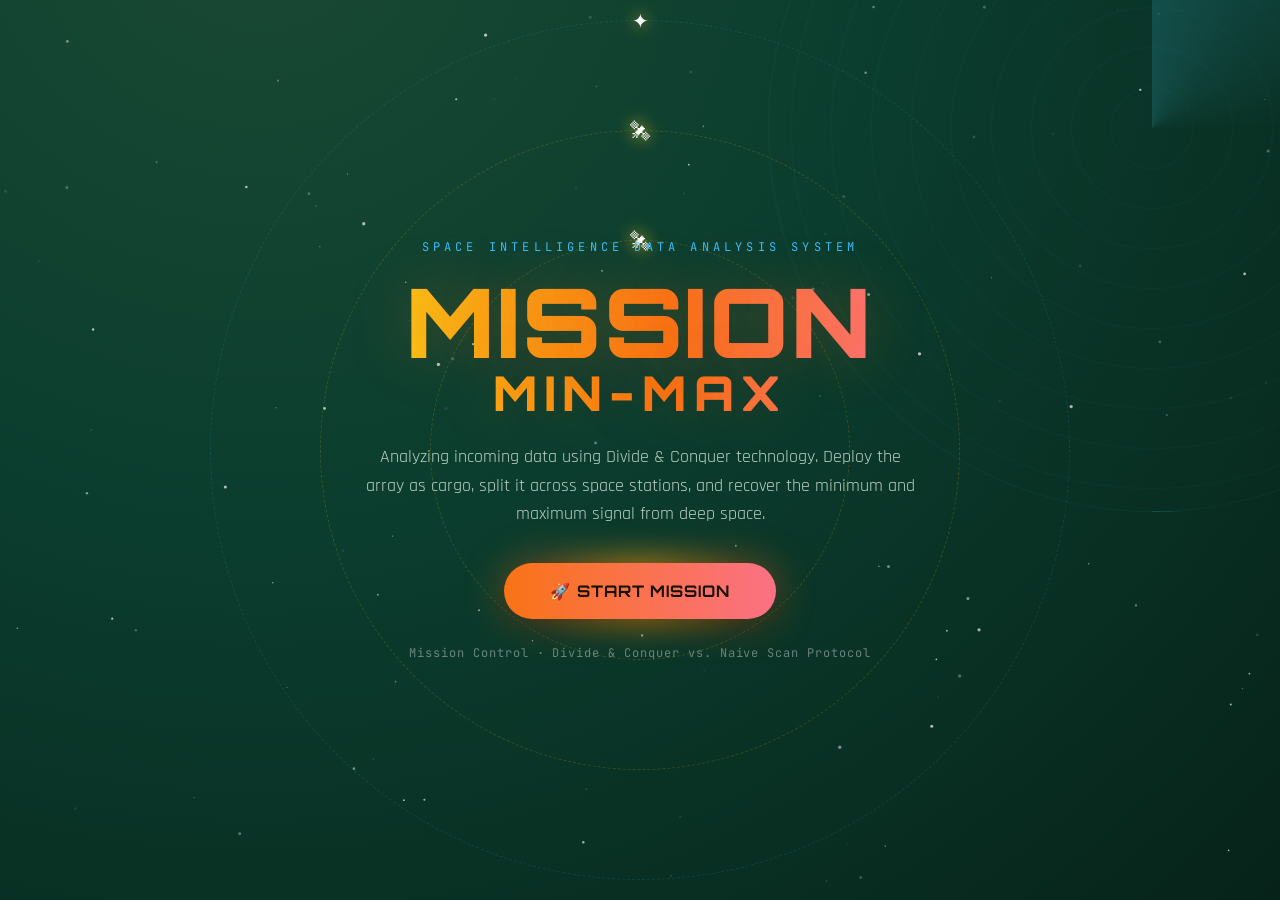
<file: EX 5/index.html>
<!DOCTYPE html>
<html lang="en">
<head>
<meta charset="UTF-8">
<meta name="viewport" content="width=device-width, initial-scale=1.0">
<title>MISSION MIN-MAX — Space Intelligence Data Analysis System</title>
<link rel="preconnect" href="https://fonts.googleapis.com">
<link rel="preconnect" href="https://fonts.gstatic.com" crossorigin>
<link href="https://fonts.googleapis.com/css2?family=Orbitron:wght@500;700;900&family=Rajdhani:wght@400;500;600;700&family=JetBrains+Mono:wght@400;500;700&display=swap" rel="stylesheet">
<link rel="stylesheet" href="style.css">
</head>
<body>

<canvas id="starfield"></canvas>
<div class="radar-scan" aria-hidden="true"></div>

<!-- ===================== LANDING SCREEN ===================== -->
<section id="landing" class="landing">
  <div class="landing-orbits" aria-hidden="true">
    <div class="orbit orbit-1"><span class="sat">🛰</span></div>
    <div class="orbit orbit-2"><span class="sat">🛰</span></div>
    <div class="orbit orbit-3"><span class="sat">✦</span></div>
  </div>
  <div class="landing-content">
    <p class="eyebrow">SPACE INTELLIGENCE DATA ANALYSIS SYSTEM</p>
    <h1 class="landing-title">MISSION<span>MIN-MAX</span></h1>
    <p class="landing-desc">Analyzing incoming data using Divide &amp; Conquer technology. Deploy the array as cargo, split it across space stations, and recover the minimum and maximum signal from deep space.</p>
    <button id="startMissionBtn" class="btn-launch">
      <span class="btn-launch-glow"></span>
      <span class="btn-launch-label">🚀 START MISSION</span>
    </button>
    <p class="landing-hint">Mission Control · Divide &amp; Conquer vs. Naive Scan Protocol</p>
  </div>
</section>

<!-- ===================== MAIN APP ===================== -->
<div id="app" class="app hidden">

  <header class="topbar">
    <div class="brand"><span class="brand-mark">◎</span><span>MISSION MIN-MAX</span></div>
    <nav class="topbar-nav">
      <button class="nav-btn active" data-view="console">Console</button>
      <button class="nav-btn" data-view="performance">Performance</button>
      <button class="nav-btn" data-view="brief">Mission Brief</button>
    </nav>
    <div class="topbar-status">
      <span class="live-dot"></span> LIVE TRANSMISSION
    </div>
  </header>

  <main class="layout">

    <!-- LEFT: MISSION CONSOLE -->
    <aside class="panel panel-left">
      <h2 class="panel-title">Mission Console</h2>

      <section class="console-block">
        <h3><span class="idx">01</span> Data Payload</h3>
        <textarea id="manualInput" placeholder="23,18,7,91,4,56,3,29"></textarea>
        <button id="loadManualBtn" class="btn-secondary">Load Payload</button>
      </section>

      <section class="console-block">
        <h3><span class="idx">02</span> Auto-Generate Cargo</h3>
        <div class="size-select" id="sizeButtons">
          <button data-size="10">10</button>
          <button data-size="20" class="active">20</button>
          <button data-size="30">30</button>
          <button data-size="50">50</button>
        </div>
        <div class="range-inputs">
          <label>MIN<input type="number" id="rangeMin" value="1"></label>
          <label>MAX<input type="number" id="rangeMax" value="99"></label>
        </div>
        <div class="btn-row">
          <button id="generateBtn" class="btn-primary">Generate</button>
          <button id="clearBtn" class="btn-ghost">Clear</button>
        </div>
      </section>

      <section class="console-block">
        <h3><span class="idx">03</span> Select Mission Type</h3>
        <div class="algo-cards" id="algoCards">
          <button class="algo-card active" data-algo="dc">
            <span class="algo-icon">⌂</span>
            <span class="algo-name">Divide &amp; Conquer</span>
            <span class="algo-sub">Station network protocol</span>
          </button>
          <button class="algo-card" data-algo="naive">
            <span class="algo-icon">➜</span>
            <span class="algo-name">Naive Scan</span>
            <span class="algo-sub">Linear patrol protocol</span>
          </button>
          <button class="algo-card" data-algo="compare">
            <span class="algo-icon">⇄</span>
            <span class="algo-name">Compare Both</span>
            <span class="algo-sub">Dual mission simulcast</span>
          </button>
        </div>
      </section>

      <section class="console-block">
        <h3><span class="idx">04</span> Mission Controls</h3>
        <div class="control-buttons">
          <button id="prevBtn" class="ctrl-switch" title="Previous Step">⏮</button>
          <button id="playBtn" class="ctrl-switch ctrl-launch" title="Launch">▶</button>
          <button id="pauseBtn" class="ctrl-switch" title="Pause">⏸</button>
          <button id="nextBtn" class="ctrl-switch" title="Next Step">⏭</button>
          <button id="restartBtn" class="ctrl-switch" title="Restart Mission">🔄</button>
        </div>
        <label class="speed-label">SIMULATION SPEED
          <input type="range" id="speedSlider" min="0.5" max="5" step="0.5" value="1">
          <span id="speedValue">1×</span>
        </label>
      </section>
    </aside>

    <!-- CENTER: VISUALIZATION -->
    <section class="panel panel-center">
      <h2 class="panel-title">Visualization Deck</h2>

      <div class="deck-sub">
        <span id="deckAlgoLabel">DIVIDE &amp; CONQUER</span> · <span id="deckArrayLabel">no payload loaded</span>
      </div>

      <div class="array-display" id="arrayDisplay">
        <p class="empty-state">Load or generate a data payload to begin.</p>
      </div>

      <div class="array-display secondary hidden" id="arrayDisplayB"></div>

      <div class="tree-wrap">
        <h3 class="sub-title">Recursive Communication Network</h3>
        <svg id="treeSvg" class="tree-svg" viewBox="0 0 1000 420" preserveAspectRatio="xMidYMid meet"></svg>
      </div>

      <div class="final-report hidden" id="finalReport">
        <div class="report-glow"></div>
        <p class="report-eyebrow">MISSION COMPLETE</p>
        <h3>Transmission Successful</h3>
        <div class="report-grid">
          <div class="report-item"><span>Minimum Value</span><strong id="repMin">—</strong></div>
          <div class="report-item"><span>Maximum Value</span><strong id="repMax">—</strong></div>
          <div class="report-item"><span>Comparisons</span><strong id="repComparisons">—</strong></div>
          <div class="report-item"><span>Mission Duration</span><strong id="repDuration">—</strong></div>
          <div class="report-item report-item-wide"><span>Efficiency</span><strong id="repEfficiency">—</strong></div>
        </div>
      </div>
    </section>

    <!-- RIGHT: MISSION STATUS -->
    <aside class="panel panel-right">
      <h2 class="panel-title">Mission Status</h2>
      <div class="status-grid">
        <div class="status-card"><span class="status-label">Current Mission</span><span class="status-value" id="statMission">STANDBY</span></div>
        <div class="status-card"><span class="status-label">Recursion Depth</span><span class="status-value" id="statDepth">0</span></div>
        <div class="status-card"><span class="status-label">Packets Processed</span><span class="status-value" id="statProcessed">0</span></div>
        <div class="status-card"><span class="status-label">Packets Remaining</span><span class="status-value" id="statRemaining">0</span></div>
        <div class="status-card"><span class="status-label">Current Minimum</span><span class="status-value accent-info" id="statMin">—</span></div>
        <div class="status-card"><span class="status-label">Current Maximum</span><span class="status-value accent-warn" id="statMax">—</span></div>
      </div>

      <div class="comparisons-meter">
        <span class="status-label">Comparisons</span>
        <div class="meter-bar"><div class="meter-fill" id="meterFill"></div></div>
        <span class="meter-count" id="statComparisons">0</span>
      </div>

      <div class="progress-block">
        <span class="status-label">Mission Progress</span>
        <div class="progress-bar"><div class="progress-fill" id="progressFill"></div></div>
      </div>

      <div class="complexity-block">
        <h3 class="sub-title">Protocol Complexity</h3>
        <div class="complexity-row"><span>Divide &amp; Conquer</span><span>O(n) time · O(log n) space</span></div>
        <div class="complexity-row"><span>Naive Scan</span><span>O(n) time · O(1) space</span></div>
        <p class="complexity-note">D&amp;C performs fewer comparisons (≈3n/2) by resolving pairs together, saving one comparison per pair versus the naive scan's two.</p>
      </div>
    </aside>

  </main>

  <!-- BOTTOM: MISSION LOG -->
  <section class="timeline-panel">
    <h3 class="sub-title">Mission Log</h3>
    <div id="missionLog" class="mission-log"></div>
  </section>

  <!-- PERFORMANCE VIEW -->
  <section class="panel panel-full hidden" id="performancePanel">
    <h2 class="panel-title">Mission Report — Performance Analysis</h2>

    <div class="live-chart-wrap">
      <h3 class="sub-title">Live Comparison Analytics <span id="liveChartStatus" class="live-chart-status">awaiting mission data</span></h3>
      <p class="perf-desc">Updates in real time as you run a mission from the Console. Switching D&amp;C / Naive / Compare Both or restarting clears this graph.</p>
      <div class="chart-canvas-wrap"><canvas id="liveChart"></canvas></div>
    </div>

    <p class="perf-desc">Analyze the real comparison results from your currently loaded payload — load or generate cargo in the Console, then run this to compare Divide &amp; Conquer against the Naive Scan protocol on that exact data.</p>
    <button id="runPerfBtn" class="btn-primary">⚡ Run Performance Analysis</button>

    <div class="perf-grid">
      <div class="chart-card">
        <div class="chart-card-head"><h4>Comparison Count</h4><span id="barChartStatus" class="live-chart-status">awaiting sweep</span></div>
        <div class="chart-canvas-wrap"><canvas id="barChart"></canvas></div>
        <div class="chart-analysis" id="barAnalysis"><span class="chart-analysis-empty">Run a sweep to analyze your current mission.</span></div>
      </div>
      <div class="chart-card">
        <div class="chart-card-head"><h4>Comparison Growth</h4><span id="lineChartStatus" class="live-chart-status">awaiting sweep</span></div>
        <div class="chart-canvas-wrap"><canvas id="lineChart"></canvas></div>
        <div class="chart-analysis" id="lineAnalysis"><span class="chart-analysis-empty">Run a sweep to analyze your current mission.</span></div>
      </div>
      <div class="chart-card">
        <div class="chart-card-head"><h4>Algorithm Efficiency</h4><span id="radarChartStatus" class="live-chart-status">awaiting sweep</span></div>
        <div class="chart-canvas-wrap"><canvas id="radarChart"></canvas></div>
        <div class="chart-analysis" id="radarAnalysis"><span class="chart-analysis-empty">Run a sweep to analyze your current mission.</span></div>
      </div>
    </div>

    <table id="perfTable" class="perf-table">
      <thead><tr><th>Payload Size</th><th>D&amp;C Comparisons</th><th>Naive Comparisons</th><th>Expected D&amp;C (3n/2 − 2)</th></tr></thead>
      <tbody></tbody>
    </table>

    <div class="applications-block">
      <h3 class="sub-title">Real-World Deployments</h3>
      <div class="app-tags">
        <span>Big Data Analytics</span>
        <span>Financial Data Processing</span>
        <span>Sensor Networks</span>
        <span>Scientific Computing</span>
        <span>ML Data Preprocessing</span>
        <span>Database Optimization</span>
      </div>
    </div>
  </section>

  <!-- MISSION BRIEF VIEW -->
  <section class="panel panel-full hidden" id="briefPanel">
    <h2 class="panel-title">Mission Brief</h2>
    <p class="brief-text">MISSION MIN-MAX is a space intelligence simulation for the classic Divide &amp; Conquer minimum/maximum algorithm. Mother Station splits incoming cargo across daughter stations recursively until each holds a single packet. Stations report their local minimum and maximum back up the chain, merging two comparisons at a time, until Headquarters compiles the final transmission.</p>
    <p class="brief-text">The Naive Scan protocol instead sends a single patrol drone in a straight line across the array, checking every packet twice — once against the current minimum, once against the current maximum.</p>
    <p class="brief-text">Because the Divide &amp; Conquer protocol resolves elements in pairs, it saves one comparison per pair versus the naive approach, requiring only ≈3n/2 − 2 comparisons instead of 2n − 2.</p>
  </section>

</div>

<div id="confettiLayer" class="confetti-layer" aria-hidden="true"></div>

<script src="chart.min.js"></script>
<script src="script.js"></script>
</body>
</html>
</file>
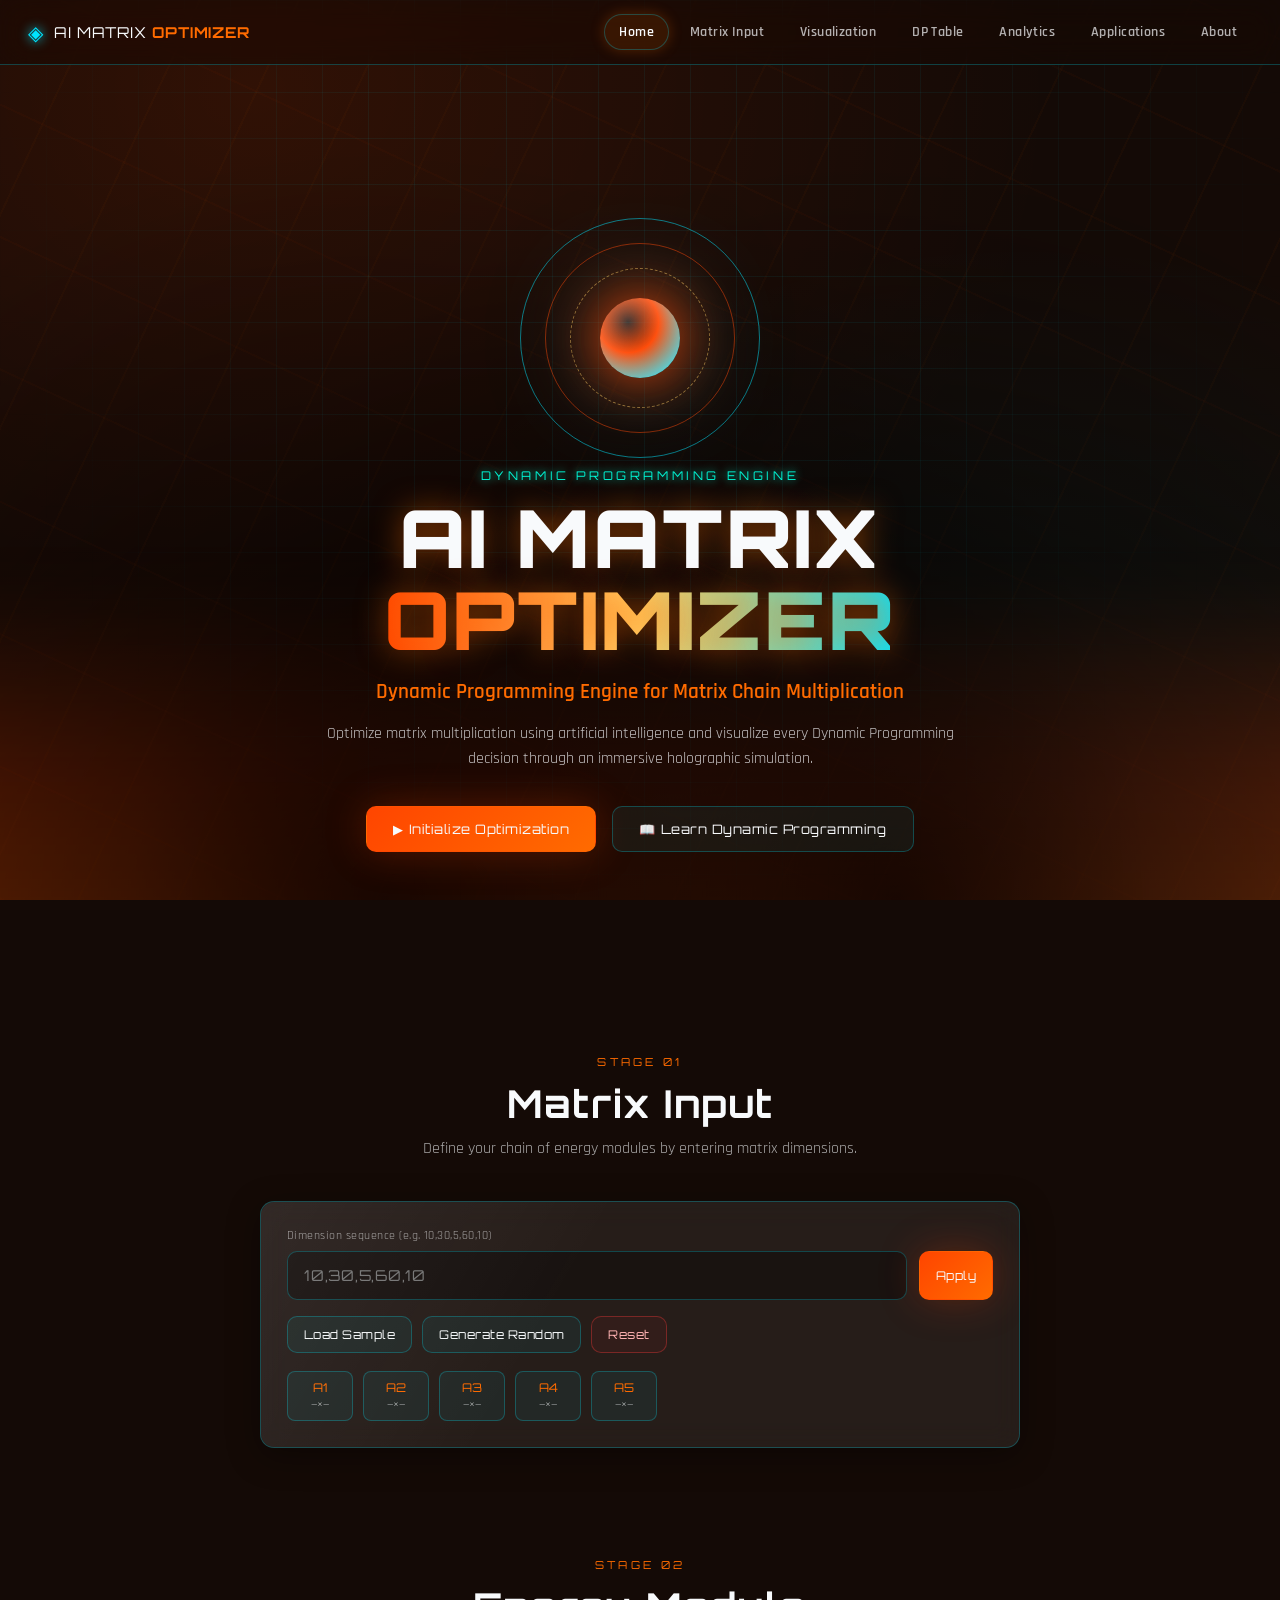
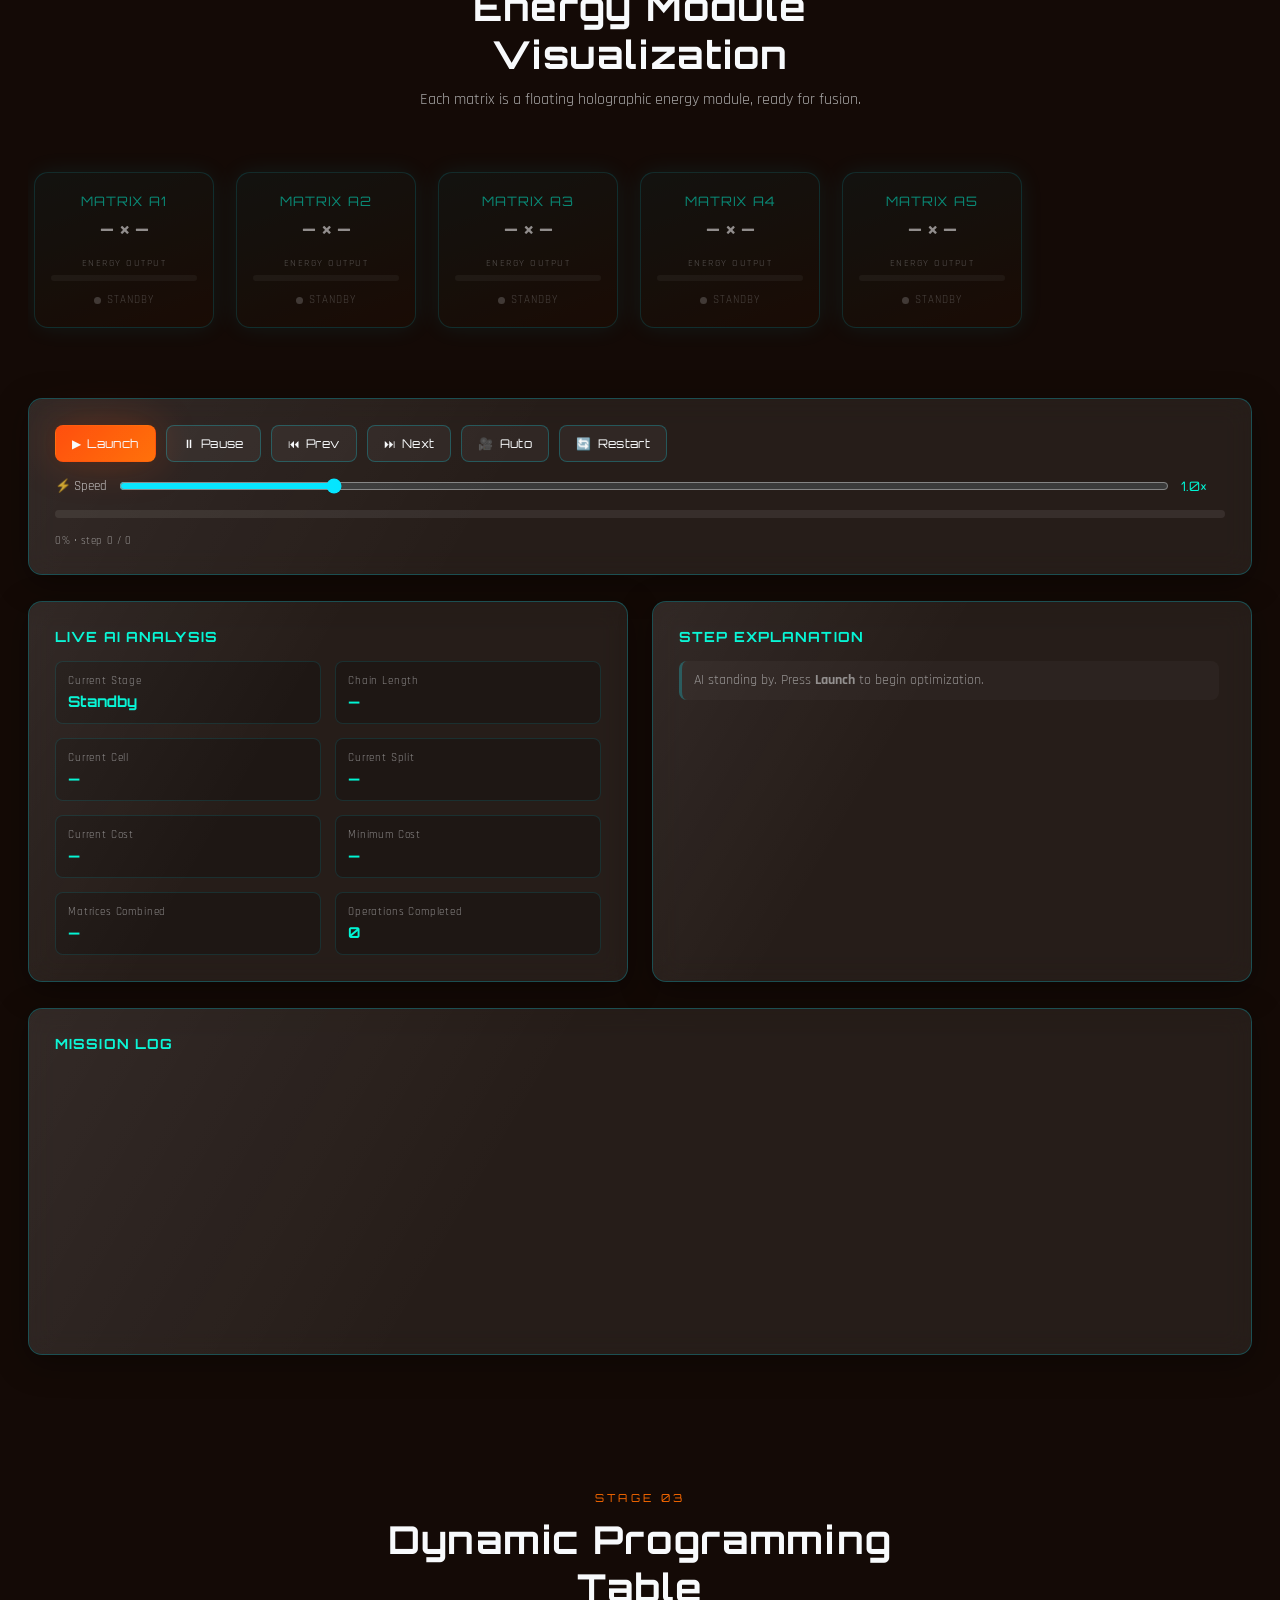
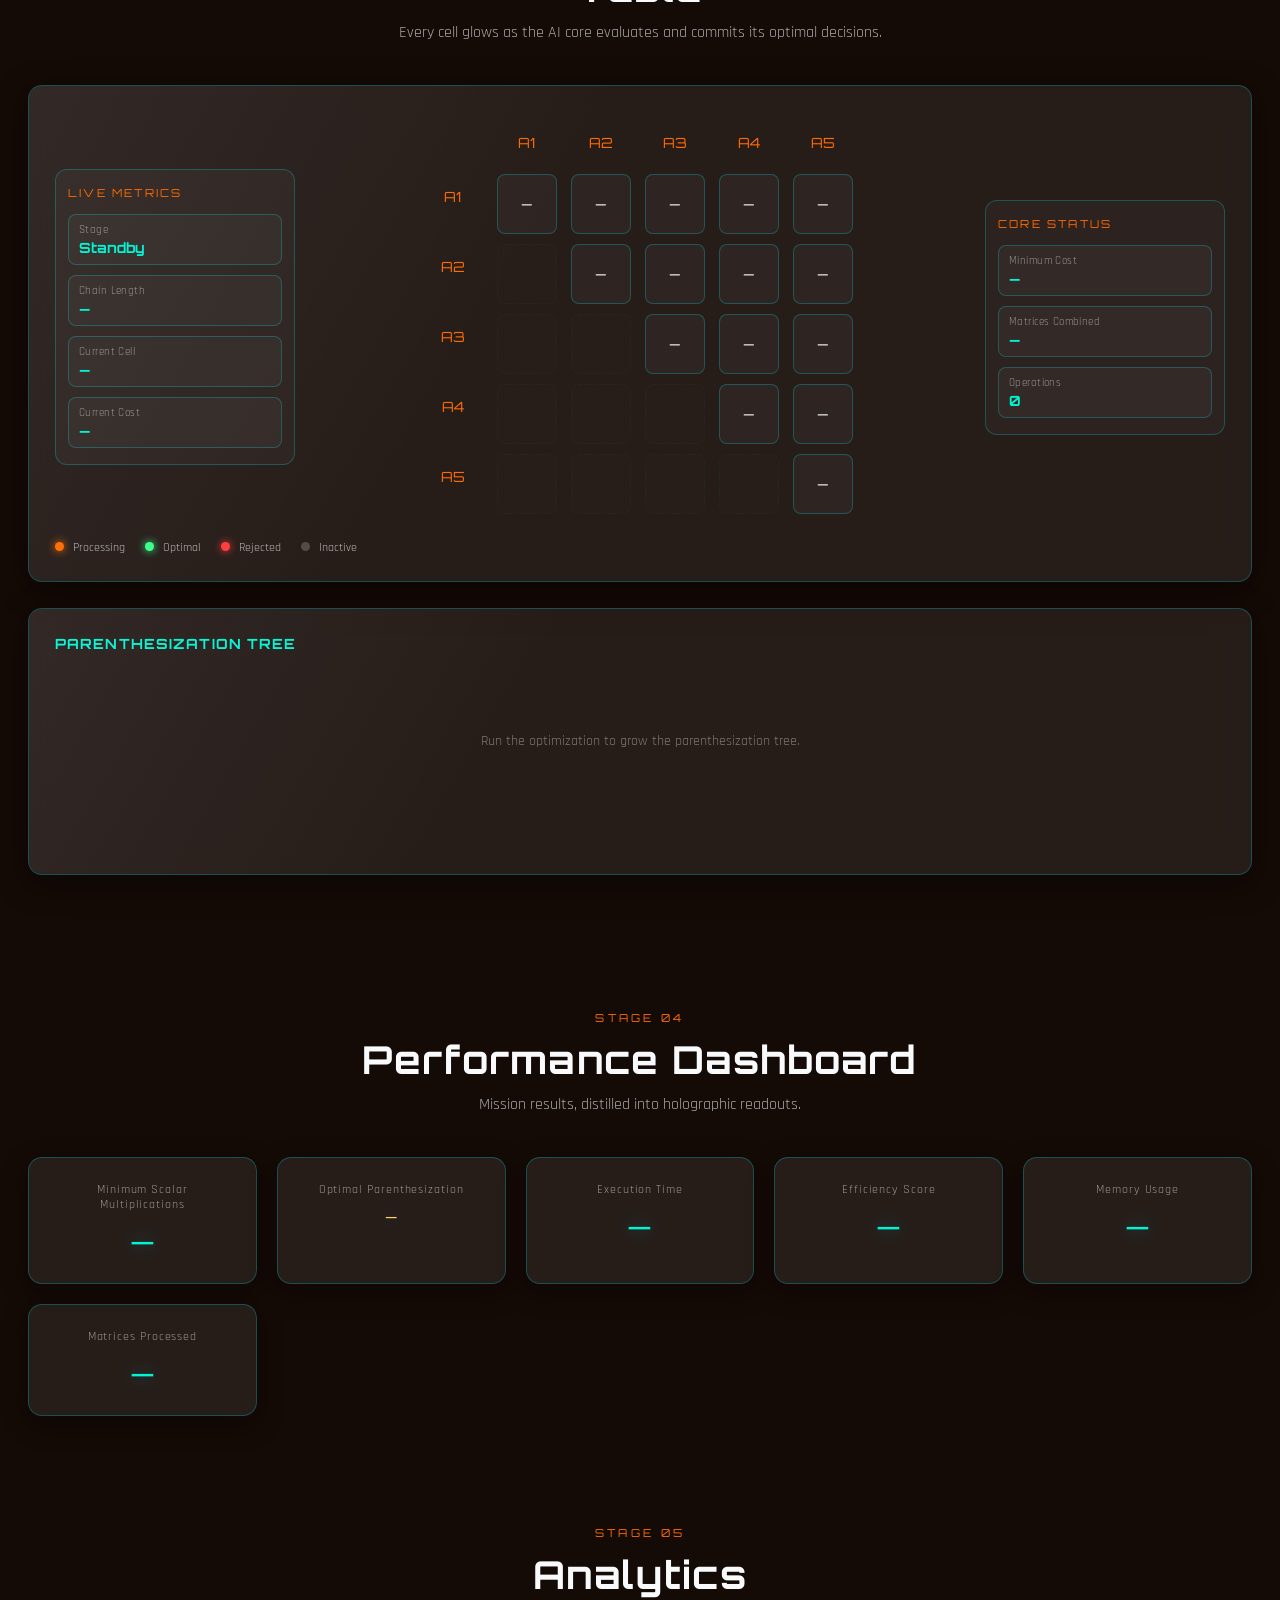
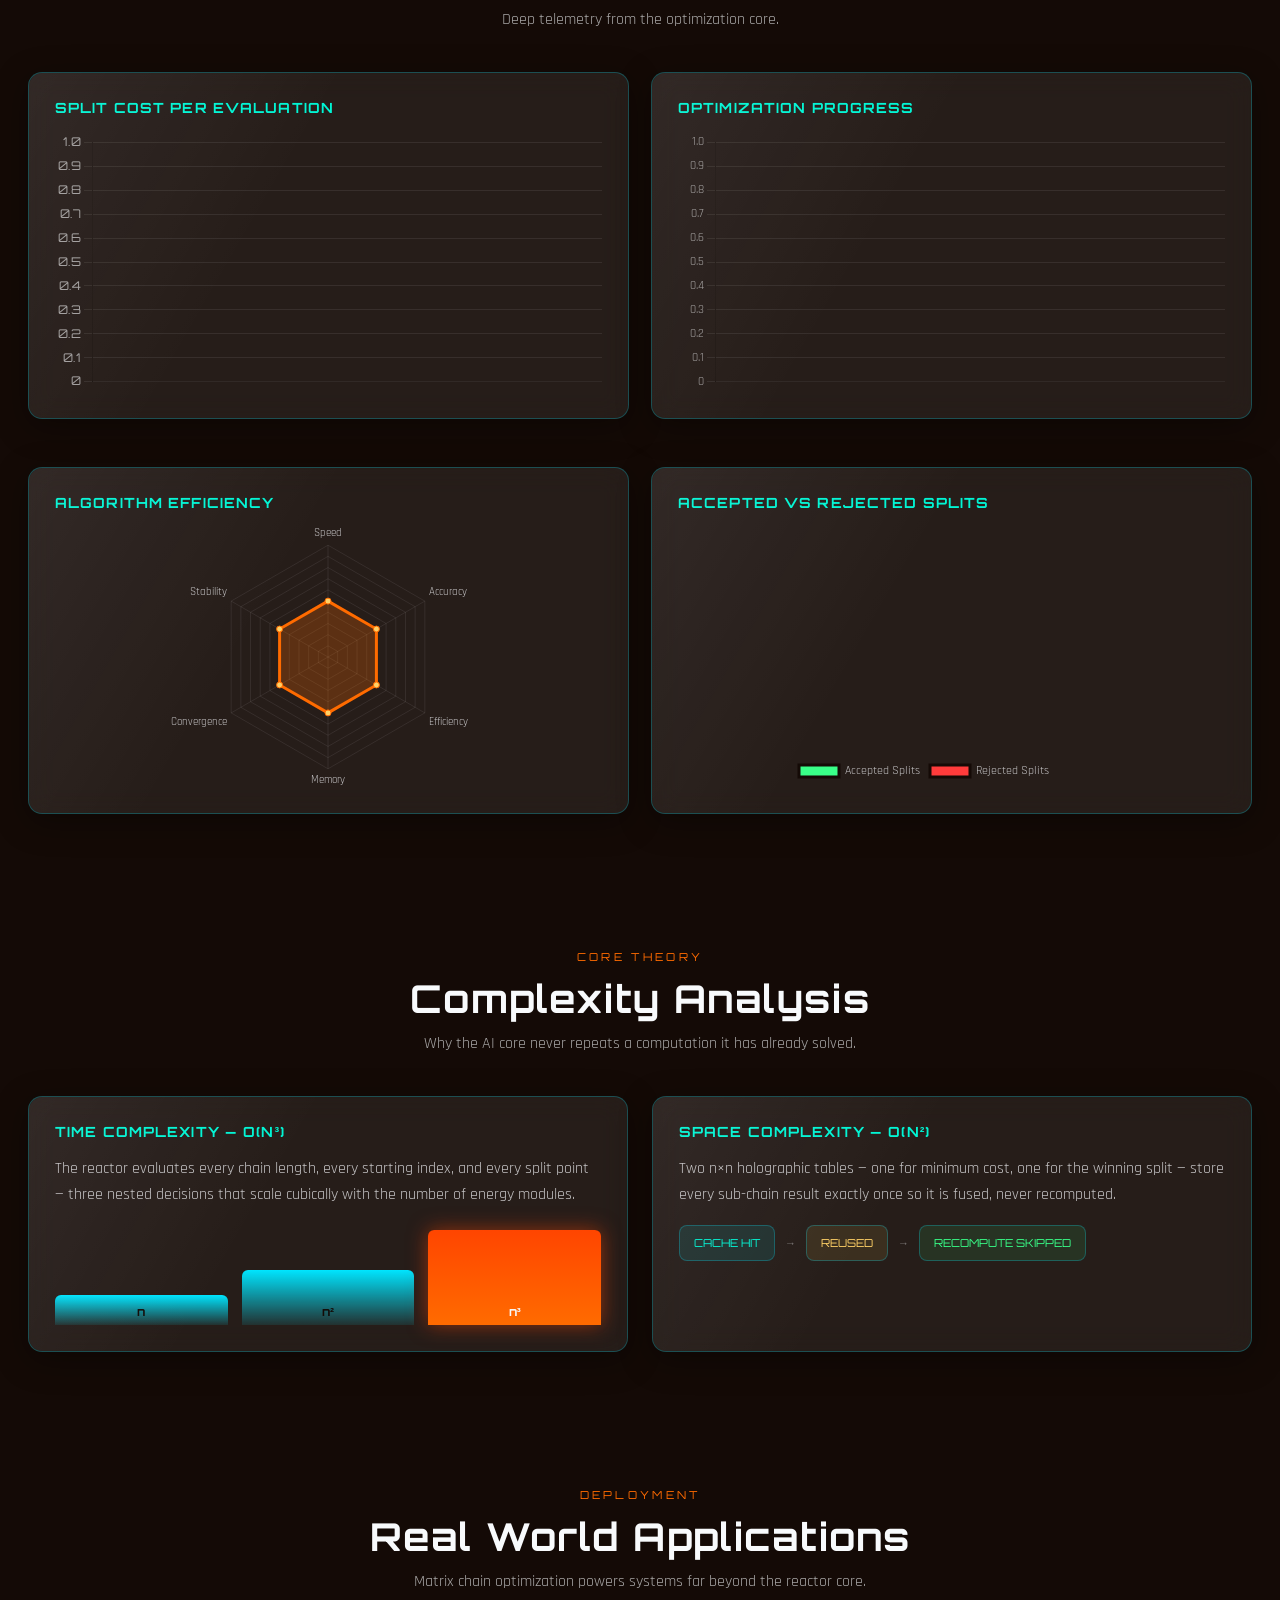
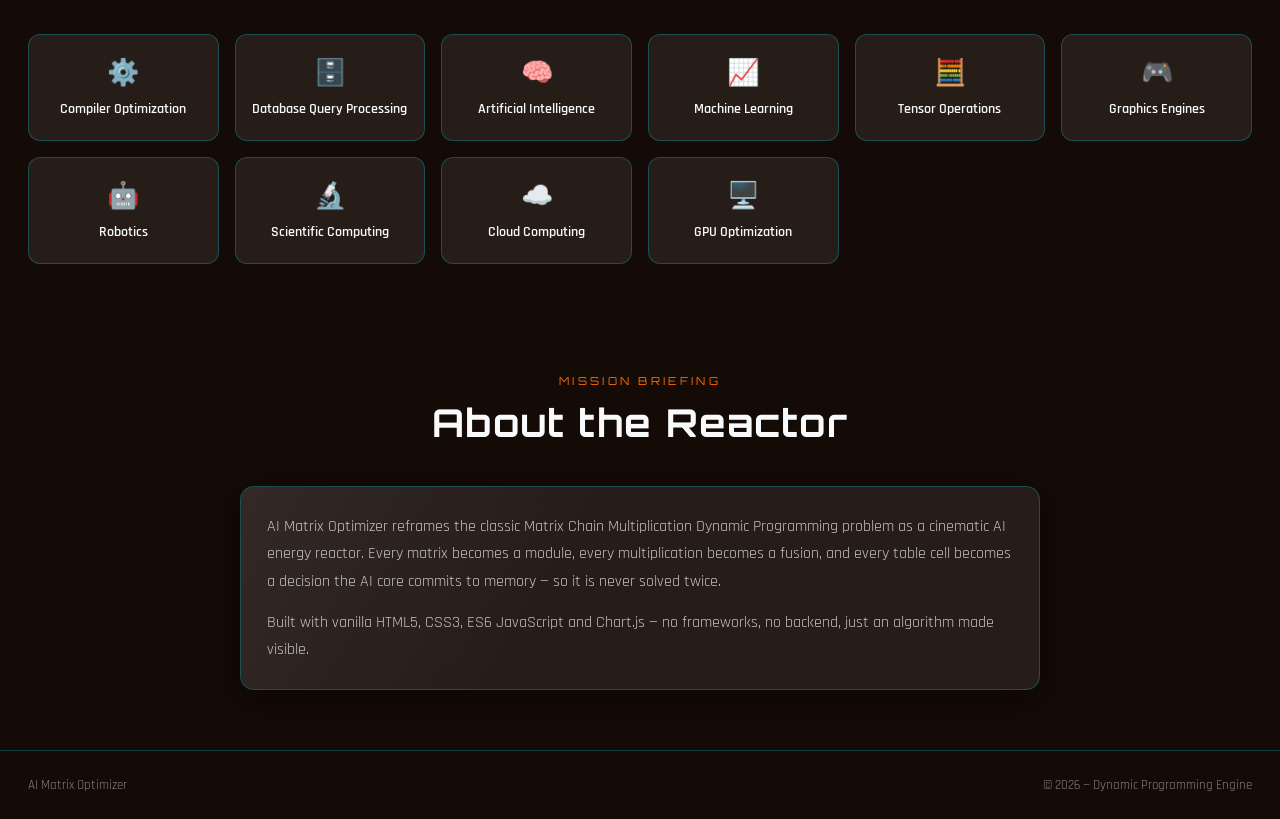
<file: EX 6/index.html>
<!DOCTYPE html>
<html lang="en">
<head>
<meta charset="UTF-8">
<meta name="viewport" content="width=device-width, initial-scale=1.0">
<title>AI Matrix Optimizer — DP Energy Reactor</title>
<meta name="description" content="A cinematic AI reactor that visualizes Matrix Chain Multiplication via Dynamic Programming.">
<link rel="preconnect" href="https://fonts.googleapis.com">
<link href="https://fonts.googleapis.com/css2?family=Orbitron:wght@500;700;900&family=Rajdhani:wght@400;500;600;700&display=swap" rel="stylesheet">
<link rel="stylesheet" href="style.css">
</head>
<body>

<!-- ================= AMBIENT BACKGROUND ================= -->
<div class="bg-layer">
  <div class="lava-river"></div>
  <div class="lava-cracks"></div>
  <div class="smoke-layer"></div>
  <div class="holo-grid"></div>
  <div class="ember-field" id="ember-field-global"></div>
</div>

<!-- ================= NAVBAR ================= -->
<header class="navbar">
  <div class="nav-inner">
    <div class="nav-logo">
      <span class="logo-mark">◈</span>
      <span class="logo-text">AI MATRIX <b>OPTIMIZER</b></span>
    </div>
    <button class="nav-burger" id="nav-burger" aria-label="Menu"><span></span><span></span><span></span></button>
    <nav class="nav-menu" id="nav-menu">
      <a href="#hero" class="nav-link">Home</a>
      <a href="#input" class="nav-link">Matrix Input</a>
      <a href="#visualization" class="nav-link">Visualization</a>
      <a href="#dp-table-section" class="nav-link">DP Table</a>
      <a href="#analytics" class="nav-link">Analytics</a>
      <a href="#applications" class="nav-link">Applications</a>
      <a href="#about" class="nav-link">About</a>
    </nav>
  </div>
</header>

<main>

<!-- ================= HERO ================= -->
<section id="hero" class="hero">
  <div class="hero-core">
    <div class="core-ring core-ring-1"></div>
    <div class="core-ring core-ring-2"></div>
    <div class="core-ring core-ring-3"></div>
    <div class="core-orb"></div>
  </div>
  <div class="hero-content">
    <div class="eyebrow">DYNAMIC PROGRAMMING ENGINE</div>
    <h1 class="hero-title">AI MATRIX<br><span>OPTIMIZER</span></h1>
    <p class="hero-subtitle">Dynamic Programming Engine for Matrix Chain Multiplication</p>
    <p class="hero-desc">Optimize matrix multiplication using artificial intelligence and visualize every Dynamic Programming decision through an immersive holographic simulation.</p>
    <div class="hero-actions">
      <button class="btn btn-primary" id="hero-start">▶ Initialize Optimization</button>
      <button class="btn btn-ghost" id="hero-learn">📖 Learn Dynamic Programming</button>
    </div>
  </div>
</section>

<!-- ================= INPUT PANEL ================= -->
<section id="input" class="section">
  <div class="section-head">
    <div class="section-eyebrow">STAGE 01</div>
    <h2>Matrix Input</h2>
    <p>Define your chain of energy modules by entering matrix dimensions.</p>
  </div>

  <div class="glass-panel input-panel" id="dims-input-wrap">
    <label class="input-label" for="dims-input">Dimension sequence (e.g. 10,30,5,60,10)</label>
    <div class="input-row">
      <input type="text" id="dims-input" class="holo-input" placeholder="10,30,5,60,10" autocomplete="off">
      <button class="btn btn-small btn-primary" id="btn-apply">Apply</button>
    </div>
    <div class="input-actions">
      <button class="btn btn-small btn-ghost" id="btn-load-sample">Load Sample</button>
      <button class="btn btn-small btn-ghost" id="btn-random">Generate Random</button>
      <button class="btn btn-small btn-danger-ghost" id="btn-reset">Reset</button>
    </div>
    <div class="preview-table" id="preview-table"></div>
  </div>
</section>

<!-- ================= ENERGY MODULES / VISUALIZATION ================= -->
<section id="visualization" class="section">
  <div class="section-head">
    <div class="section-eyebrow">STAGE 02</div>
    <h2>Energy Module Visualization</h2>
    <p>Each matrix is a floating holographic energy module, ready for fusion.</p>
  </div>

  <div class="modules-stage">
    <div class="fusion-layer" id="fusion-layer"></div>
    <div class="modules-track" id="modules-track"></div>
  </div>

  <div class="glass-panel control-panel">
    <div class="control-buttons">
      <button class="ctrl-btn ctrl-primary" id="btn-launch" title="Launch">▶ <span>Launch</span></button>
      <button class="ctrl-btn" id="btn-pause" title="Pause">⏸ <span>Pause</span></button>
      <button class="ctrl-btn" id="btn-prev" title="Previous Step">⏮ <span>Prev</span></button>
      <button class="ctrl-btn" id="btn-next" title="Next Step">⏭ <span>Next</span></button>
      <button class="ctrl-btn" id="btn-autoplay" title="Auto Play">🎥 <span>Auto</span></button>
      <button class="ctrl-btn" id="btn-restart" title="Restart">🔄 <span>Restart</span></button>
    </div>
    <div class="speed-control">
      <span>⚡ Speed</span>
      <input type="range" id="speed-slider" min="0.25" max="4" step="0.25" value="1">
      <span id="speed-value">1.0×</span>
    </div>
    <div class="progress-track">
      <div class="progress-fill" id="progress-fill"></div>
    </div>
    <div class="progress-label" id="progress-label">0% • step 0 / 0</div>
  </div>

  <div class="grid-2col">
    <div class="glass-panel live-panel" id="live-panel">
      <h3 class="panel-title">Live AI Analysis</h3>
      <div class="live-grid">
        <div class="live-item"><span>Current Stage</span><b id="live-stage">Standby</b></div>
        <div class="live-item"><span>Chain Length</span><b id="live-chainLength">—</b></div>
        <div class="live-item"><span>Current Cell</span><b id="live-currentCell">—</b></div>
        <div class="live-item"><span>Current Split</span><b id="live-currentSplit">—</b></div>
        <div class="live-item"><span>Current Cost</span><b id="live-currentCost">—</b></div>
        <div class="live-item"><span>Minimum Cost</span><b id="live-minCost">—</b></div>
        <div class="live-item"><span>Matrices Combined</span><b id="live-matricesCombined">—</b></div>
        <div class="live-item"><span>Operations Completed</span><b id="live-opsCompleted">0</b></div>
      </div>
    </div>

    <div class="glass-panel step-panel">
      <h3 class="panel-title">Step Explanation</h3>
      <div class="step-log" id="step-explanation"></div>
    </div>
  </div>

  <div class="glass-panel mission-log-panel">
    <h3 class="panel-title">Mission Log</h3>
    <div class="mission-log" id="mission-log"></div>
  </div>
</section>

<!-- ================= DP TABLE ================= -->
<section id="dp-table-section" class="section">
  <div class="section-head">
    <div class="section-eyebrow">STAGE 03</div>
    <h2>Dynamic Programming Table</h2>
    <p>Every cell glows as the AI core evaluates and commits its optimal decisions.</p>
  </div>
  <div class="glass-panel dp-table-panel">
    <div class="dp-table-body">
      <aside class="dp-rail dp-rail-left">
        <div class="dp-rail-label">LIVE METRICS</div>
        <div class="dp-rail-stat"><span>Stage</span><b id="dpstat-stage">Standby</b></div>
        <div class="dp-rail-stat"><span>Chain Length</span><b id="dpstat-chainLength">—</b></div>
        <div class="dp-rail-stat"><span>Current Cell</span><b id="dpstat-currentCell">—</b></div>
        <div class="dp-rail-stat"><span>Current Cost</span><b id="dpstat-currentCost">—</b></div>
      </aside>

      <div class="dp-table-scroll">
        <div id="dp-table"></div>
      </div>

      <aside class="dp-rail dp-rail-right">
        <div class="dp-rail-label">CORE STATUS</div>
        <div class="dp-rail-stat"><span>Minimum Cost</span><b id="dpstat-minCost">—</b></div>
        <div class="dp-rail-stat"><span>Matrices Combined</span><b id="dpstat-matricesCombined">—</b></div>
        <div class="dp-rail-stat"><span>Operations</span><b id="dpstat-opsCompleted">0</b></div>
      </aside>
    </div>
    <div class="dp-legend">
      <span><i class="dot dot-processing"></i> Processing</span>
      <span><i class="dot dot-optimal"></i> Optimal</span>
      <span><i class="dot dot-rejected"></i> Rejected</span>
      <span><i class="dot dot-inactive"></i> Inactive</span>
    </div>
  </div>

  <div class="glass-panel tree-panel">
    <h3 class="panel-title">Parenthesization Tree</h3>
    <div id="tree-container" class="tree-container">
      <div class="tree-placeholder">Run the optimization to grow the parenthesization tree.</div>
    </div>
  </div>
</section>

<!-- ================= PERFORMANCE DASHBOARD ================= -->
<section id="performance" class="section">
  <div class="section-head">
    <div class="section-eyebrow">STAGE 04</div>
    <h2>Performance Dashboard</h2>
    <p>Mission results, distilled into holographic readouts.</p>
  </div>
  <div class="dashboard-grid">
    <div class="dash-card"><span class="dash-label">Minimum Scalar Multiplications</span><span class="dash-value" id="dash-min-cost">—</span></div>
    <div class="dash-card"><span class="dash-label">Optimal Parenthesization</span><span class="dash-value dash-value-small" id="dash-order">—</span></div>
    <div class="dash-card"><span class="dash-label">Execution Time</span><span class="dash-value" id="dash-time">—</span></div>
    <div class="dash-card"><span class="dash-label">Efficiency Score</span><span class="dash-value" id="dash-efficiency">—</span></div>
    <div class="dash-card"><span class="dash-label">Memory Usage</span><span class="dash-value" id="dash-memory">—</span></div>
    <div class="dash-card"><span class="dash-label">Matrices Processed</span><span class="dash-value" id="dash-matrices">—</span></div>
  </div>
</section>

<!-- ================= ANALYTICS ================= -->
<section id="analytics" class="section">
  <div class="section-head">
    <div class="section-eyebrow">STAGE 05</div>
    <h2>Analytics</h2>
    <p>Deep telemetry from the optimization core.</p>
  </div>
  <div class="analytics-grid">
    <div class="glass-panel chart-card">
      <h3 class="panel-title">Split Cost per Evaluation</h3>
      <div class="chart-wrap"><canvas id="chart-cost"></canvas></div>
    </div>
    <div class="glass-panel chart-card">
      <h3 class="panel-title">Optimization Progress</h3>
      <div class="chart-wrap"><canvas id="chart-progress"></canvas></div>
    </div>
    <div class="glass-panel chart-card">
      <h3 class="panel-title">Algorithm Efficiency</h3>
      <div class="chart-wrap"><canvas id="chart-radar"></canvas></div>
    </div>
    <div class="glass-panel chart-card">
      <h3 class="panel-title">Accepted vs Rejected Splits</h3>
      <div class="chart-wrap"><canvas id="chart-pie"></canvas></div>
    </div>
  </div>
</section>

<!-- ================= COMPLEXITY ================= -->
<section id="complexity" class="section">
  <div class="section-head">
    <div class="section-eyebrow">CORE THEORY</div>
    <h2>Complexity Analysis</h2>
    <p>Why the AI core never repeats a computation it has already solved.</p>
  </div>
  <div class="grid-2col">
    <div class="glass-panel complexity-card">
      <h3 class="panel-title">Time Complexity — O(n³)</h3>
      <p>The reactor evaluates every chain length, every starting index, and every split point — three nested decisions that scale cubically with the number of energy modules.</p>
      <div class="complexity-bars">
        <div class="cbar" style="--w:30%">n</div>
        <div class="cbar" style="--w:55%">n²</div>
        <div class="cbar cbar-active" style="--w:95%">n³</div>
      </div>
    </div>
    <div class="glass-panel complexity-card">
      <h3 class="panel-title">Space Complexity — O(n²)</h3>
      <p>Two n×n holographic tables — one for minimum cost, one for the winning split — store every sub-chain result exactly once so it is fused, never recomputed.</p>
      <div class="memo-illustration">
        <div class="memo-cell memo-hit">CACHE HIT</div>
        <div class="memo-arrow">→</div>
        <div class="memo-cell memo-reuse">REUSED</div>
        <div class="memo-arrow">→</div>
        <div class="memo-cell memo-skip">RECOMPUTE SKIPPED</div>
      </div>
    </div>
  </div>
</section>

<!-- ================= APPLICATIONS ================= -->
<section id="applications" class="section">
  <div class="section-head">
    <div class="section-eyebrow">DEPLOYMENT</div>
    <h2>Real World Applications</h2>
    <p>Matrix chain optimization powers systems far beyond the reactor core.</p>
  </div>
  <div class="apps-grid">
    <div class="app-card"><span class="app-icon">⚙️</span>Compiler Optimization</div>
    <div class="app-card"><span class="app-icon">🗄️</span>Database Query Processing</div>
    <div class="app-card"><span class="app-icon">🧠</span>Artificial Intelligence</div>
    <div class="app-card"><span class="app-icon">📈</span>Machine Learning</div>
    <div class="app-card"><span class="app-icon">🧮</span>Tensor Operations</div>
    <div class="app-card"><span class="app-icon">🎮</span>Graphics Engines</div>
    <div class="app-card"><span class="app-icon">🤖</span>Robotics</div>
    <div class="app-card"><span class="app-icon">🔬</span>Scientific Computing</div>
    <div class="app-card"><span class="app-icon">☁️</span>Cloud Computing</div>
    <div class="app-card"><span class="app-icon">🖥️</span>GPU Optimization</div>
  </div>
</section>

<!-- ================= ABOUT ================= -->
<section id="about" class="section section-about">
  <div class="section-head">
    <div class="section-eyebrow">MISSION BRIEFING</div>
    <h2>About the Reactor</h2>
  </div>
  <div class="glass-panel about-panel">
    <p>AI Matrix Optimizer reframes the classic Matrix Chain Multiplication Dynamic Programming problem as a cinematic AI energy reactor. Every matrix becomes a module, every multiplication becomes a fusion, and every table cell becomes a decision the AI core commits to memory — so it is never solved twice.</p>
    <p>Built with vanilla HTML5, CSS3, ES6 JavaScript and Chart.js — no frameworks, no backend, just an algorithm made visible.</p>
  </div>
</section>

</main>

<footer class="footer">
  <div class="footer-inner">
    <span>AI Matrix Optimizer</span>
    <span>© <span id="year"></span> — Dynamic Programming Engine</span>
  </div>
</footer>

<script src="chart.umd.js"></script>
<script src="utils-dp.js"></script>
<script src="visualizer.js"></script>
<script src="charts.js"></script>
<script src="script.js"></script>
</body>
</html>
</file>
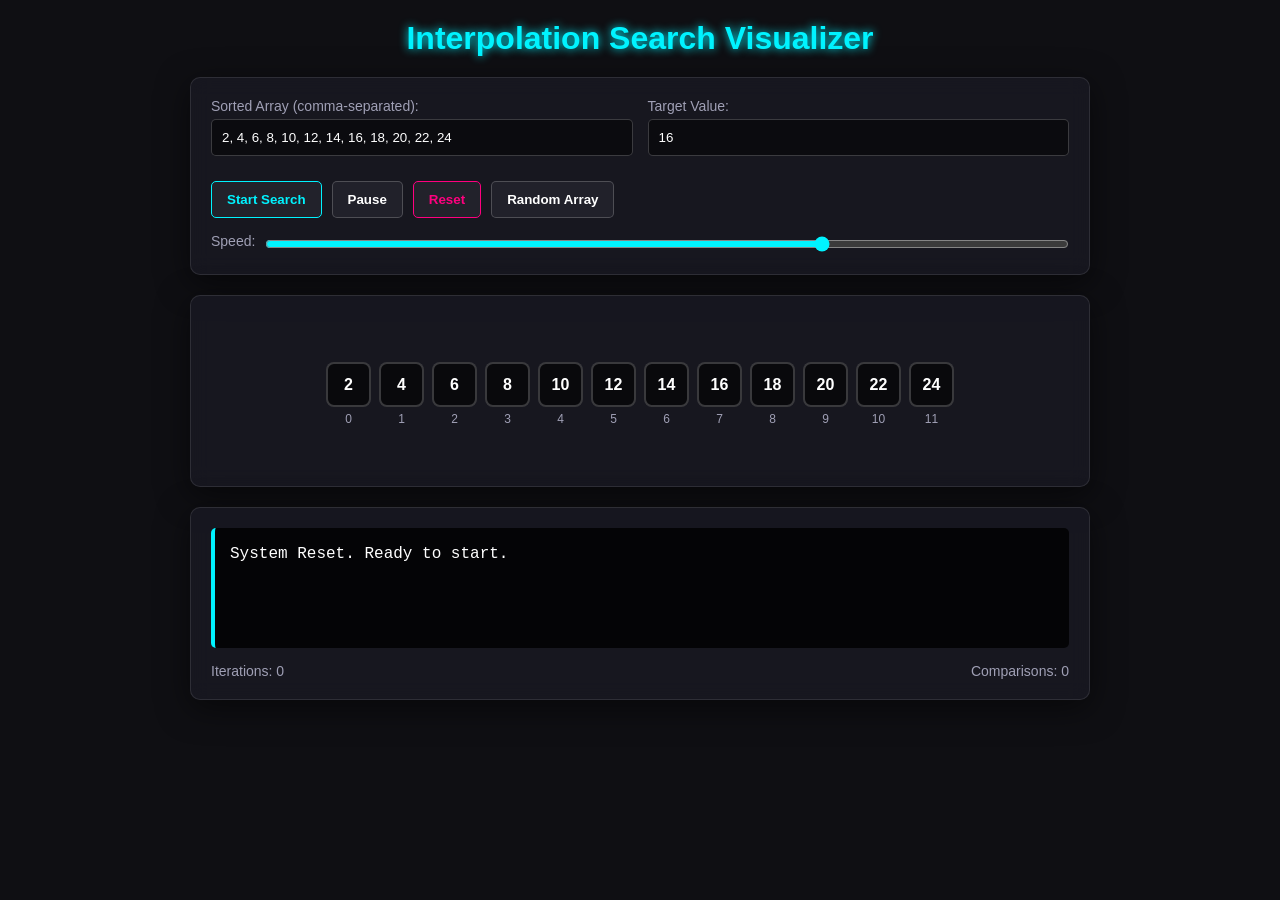
<file: EX 1/Ex 1.pj.html>
<!DOCTYPE html>
<html lang="en">

<head>
    <meta charset="UTF-8">
    <meta name="viewport" content="width=device-width, initial-scale=1.0">
    <title>Interpolation Search Visualizer</title>
    <style>
        /* CSS Variables for Dark + Neon Theme */
        :root {
            --bg-color: #0f0f13;
            --panel-bg: rgba(25, 25, 35, 0.8);
            --text-main: #ffffff;
            --text-muted: #a0a0b5;
            --neon-blue: #00f3ff;
            --neon-pink: #ff007f;
            --neon-green: #39ff14;
            --neon-red: #ff3333;
            --border-radius: 10px;
        }

        /* Base Resets & Typography */
        * {
            box-sizing: border-box;
            margin: 0;
            padding: 0;
        }

        body {
            background-color: var(--bg-color);
            color: var(--text-main);
            font-family: 'Segoe UI', Tahoma, Geneva, Verdana, sans-serif;
            min-height: 100vh;
            display: flex;
            flex-direction: column;
            align-items: center;
            padding: 20px;
            overflow-x: hidden;
        }

        h1 {
            text-align: center;
            margin-bottom: 20px;
            text-shadow: 0 0 10px var(--neon-blue);
            color: var(--neon-blue);
        }

        /* Glassmorphism Panels */
        .panel {
            background: var(--panel-bg);
            border: 1px solid rgba(255, 255, 255, 0.1);
            backdrop-filter: blur(10px);
            border-radius: var(--border-radius);
            padding: 20px;
            width: 100%;
            max-width: 900px;
            margin-bottom: 20px;
            box-shadow: 0 8px 32px rgba(0, 0, 0, 0.5);
        }

        /* Controls Layout */
        .controls {
            display: flex;
            flex-wrap: wrap;
            gap: 15px;
            align-items: center;
            justify-content: space-between;
        }

        .input-group {
            display: flex;
            flex-direction: column;
            flex: 1;
            min-width: 200px;
        }

        label {
            font-size: 14px;
            margin-bottom: 5px;
            color: var(--text-muted);
        }

        input[type="text"],
        input[type="number"] {
            background: rgba(0, 0, 0, 0.5);
            border: 1px solid rgba(255, 255, 255, 0.2);
            color: var(--text-main);
            padding: 10px;
            border-radius: 5px;
            outline: none;
            transition: border 0.3s;
        }

        input:focus {
            border-color: var(--neon-blue);
            box-shadow: 0 0 5px var(--neon-blue);
        }

        .btn-group {
            display: flex;
            gap: 10px;
            flex-wrap: wrap;
            margin-top: 10px;
        }

        button {
            background: rgba(255, 255, 255, 0.05);
            color: var(--text-main);
            border: 1px solid rgba(255, 255, 255, 0.2);
            padding: 10px 15px;
            border-radius: 5px;
            cursor: pointer;
            transition: all 0.3s;
            font-weight: bold;
        }

        button:hover {
            background: rgba(255, 255, 255, 0.1);
        }

        button.primary {
            border-color: var(--neon-blue);
            color: var(--neon-blue);
        }

        button.primary:hover {
            background: var(--neon-blue);
            color: var(--bg-color);
            box-shadow: 0 0 10px var(--neon-blue);
        }

        button.danger {
            border-color: var(--neon-pink);
            color: var(--neon-pink);
        }

        button.danger:hover {
            background: var(--neon-pink);
            color: var(--bg-color);
            box-shadow: 0 0 10px var(--neon-pink);
        }

        /* Sliders */
        .slider-group {
            display: flex;
            align-items: center;
            gap: 10px;
            width: 100%;
        }

        input[type="range"] {
            flex: 1;
            accent-color: var(--neon-blue);
        }

        /* Error Banner */
        #error-msg {
            color: var(--neon-red);
            font-weight: bold;
            margin-top: 10px;
            display: none;
            text-align: center;
            text-shadow: 0 0 5px var(--neon-red);
        }

        /* Visualization Area */
        .visualizer {
            display: flex;
            justify-content: center;
            align-items: flex-end;
            min-height: 150px;
            padding: 40px 10px;
            gap: 8px;
            flex-wrap: nowrap;
            overflow-x: auto;
        }

        .array-item-container {
            display: flex;
            flex-direction: column;
            align-items: center;
            position: relative;
        }

        .box {
            width: 45px;
            height: 45px;
            background: rgba(0, 0, 0, 0.6);
            border: 2px solid rgba(255, 255, 255, 0.2);
            border-radius: 8px;
            display: flex;
            justify-content: center;
            align-items: center;
            font-size: 16px;
            font-weight: bold;
            transition: all 0.3s ease;
            position: relative;
        }

        .index-label {
            font-size: 12px;
            color: var(--text-muted);
            margin-top: 5px;
        }

        .pointer {
            font-size: 12px;
            font-weight: bold;
            position: absolute;
            top: -25px;
            opacity: 0;
            transition: opacity 0.3s;
            text-shadow: 0 0 5px currentColor;
        }

        /* Highlights */
        .box.low {
            border-color: var(--neon-blue);
            box-shadow: 0 0 15px var(--neon-blue);
            transform: translateY(-5px);
        }

        .pointer.low {
            opacity: 1;
            color: var(--neon-blue);
        }

        .box.high {
            border-color: var(--neon-pink);
            box-shadow: 0 0 15px var(--neon-pink);
            transform: translateY(-5px);
        }

        .pointer.high {
            opacity: 1;
            color: var(--neon-pink);
        }

        .box.pos {
            background: rgba(255, 255, 0, 0.2);
            border-color: #ffff00;
            box-shadow: 0 0 15px #ffff00;
            transform: scale(1.1);
        }

        .pointer.pos {
            opacity: 1;
            color: #ffff00;
            top: -45px;
        }

        /* Stacked above high/low if overlapping */

        .box.found {
            background: rgba(57, 255, 20, 0.2);
            border-color: var(--neon-green);
            box-shadow: 0 0 20px var(--neon-green);
            transform: scale(1.2);
        }

        .box.dimmed {
            opacity: 0.3;
        }

        /* Explanation Panel */
        .explanation {
            font-family: 'Courier New', Courier, monospace;
            background: rgba(0, 0, 0, 0.8);
            padding: 15px;
            border-radius: 5px;
            border-left: 4px solid var(--neon-blue);
            min-height: 120px;
        }

        .explanation p {
            margin-bottom: 8px;
            line-height: 1.4;
        }

        .highlight-math {
            color: #ffff00;
            font-weight: bold;
        }

        .highlight-success {
            color: var(--neon-green);
            font-weight: bold;
        }

        .highlight-fail {
            color: var(--neon-red);
            font-weight: bold;
        }

        .stats {
            display: flex;
            justify-content: space-between;
            margin-top: 15px;
            font-size: 14px;
            color: var(--text-muted);
        }

        /* Responsive */
        @media (max-width: 768px) {
            .box {
                width: 35px;
                height: 35px;
                font-size: 14px;
            }

            .visualizer {
                justify-content: flex-start;
            }

            .controls {
                flex-direction: column;
                align-items: stretch;
            }

            .btn-group {
                justify-content: center;
            }
        }
    </style>
</head>

<body>

    <h1>Interpolation Search Visualizer</h1>

    <div class="panel">
        <div class="controls">
            <div class="input-group">
                <label for="array-input">Sorted Array (comma-separated):</label>
                <input type="text" id="array-input" value="2, 4, 6, 8, 10, 12, 14, 16, 18, 20, 22, 24">
            </div>
            <div class="input-group">
                <label for="target-input">Target Value:</label>
                <input type="number" id="target-input" value="16">
            </div>
        </div>

        <div id="error-msg">Error: Array must be sorted in ascending order!</div>

        <div class="controls" style="margin-top: 15px;">
            <div class="btn-group">
                <button class="primary" id="btn-start" onclick="initSearch()">Start Search</button>
                <button id="btn-pause" onclick="togglePause()">Pause</button>
                <button class="danger" onclick="resetVisualizer()">Reset</button>
                <button onclick="generateRandomArray()">Random Array</button>
            </div>

            <div class="slider-group">
                <label for="speed-slider">Speed:</label>
                <input type="range" id="speed-slider" min="1" max="100" value="70">
            </div>
        </div>
    </div>

    <div class="panel">
        <div class="visualizer" id="visualizer-container">
        </div>
    </div>

    <div class="panel">
        <div class="explanation" id="explanation-box">
            <p>Welcome to Interpolation Search Visualizer.</p>
            <p>Enter an array and a target, then click "Start Search".</p>
        </div>
        <div class="stats">
            <span id="stat-iterations">Iterations: 0</span>
            <span id="stat-comparisons">Comparisons: 0</span>
        </div>
    </div>

    <script>
        // --- State Management ---
        let currentArray = [];
        let targetValue = null;
        let isSearching = false;
        let isPaused = false;
        let abortController = null;
        let comparisons = 0;
        let iterations = 0;

        // --- Audio Context Setup ---
        const AudioContext = window.AudioContext || window.webkitAudioContext;
        const audioCtx = new AudioContext();

        function playSound(type) {
            if (audioCtx.state === 'suspended') audioCtx.resume();
            const oscillator = audioCtx.createOscillator();
            const gainNode = audioCtx.createGain();

            oscillator.connect(gainNode);
            gainNode.connect(audioCtx.destination);

            if (type === 'tick') {
                oscillator.type = 'sine';
                oscillator.frequency.setValueAtTime(400, audioCtx.currentTime);
                oscillator.frequency.exponentialRampToValueAtTime(600, audioCtx.currentTime + 0.1);
                gainNode.gain.setValueAtTime(0.1, audioCtx.currentTime);
                gainNode.gain.exponentialRampToValueAtTime(0.001, audioCtx.currentTime + 0.1);
                oscillator.start();
                oscillator.stop(audioCtx.currentTime + 0.1);
            } else if (type === 'found') {
                oscillator.type = 'triangle';
                oscillator.frequency.setValueAtTime(440, audioCtx.currentTime);
                oscillator.frequency.setValueAtTime(880, audioCtx.currentTime + 0.1);
                gainNode.gain.setValueAtTime(0.2, audioCtx.currentTime);
                gainNode.gain.exponentialRampToValueAtTime(0.001, audioCtx.currentTime + 0.5);
                oscillator.start();
                oscillator.stop(audioCtx.currentTime + 0.5);
            } else if (type === 'error') {
                oscillator.type = 'sawtooth';
                oscillator.frequency.setValueAtTime(150, audioCtx.currentTime);
                gainNode.gain.setValueAtTime(0.2, audioCtx.currentTime);
                gainNode.gain.exponentialRampToValueAtTime(0.001, audioCtx.currentTime + 0.3);
                oscillator.start();
                oscillator.stop(audioCtx.currentTime + 0.3);
            }
        }

        // --- Utility Functions ---
        async function sleep() {
            const speedSlider = document.getElementById('speed-slider').value;
            // Map slider (1-100) to delay (1500ms to 50ms)
            const ms = 1500 - (speedSlider * 14.5);

            while (isPaused) {
                await new Promise(resolve => setTimeout(resolve, 100));
            }
            await new Promise(resolve => setTimeout(resolve, ms));
        }

        function isSorted(arr) {
            for (let i = 0; i < arr.length - 1; i++) {
                if (arr[i] > arr[i + 1]) return false;
            }
            return true;
        }

        function updateExplanation(htmlContent) {
            document.getElementById('explanation-box').innerHTML = htmlContent;
        }

        function updateStats() {
            document.getElementById('stat-iterations').innerText = `Iterations: ${iterations}`;
            document.getElementById('stat-comparisons').innerText = `Comparisons: ${comparisons}`;
        }

        // --- UI Rendering ---
        function renderArray() {
            const container = document.getElementById('visualizer-container');
            container.innerHTML = '';

            currentArray.forEach((value, index) => {
                const itemContainer = document.createElement('div');
                itemContainer.className = 'array-item-container';
                itemContainer.id = `container-${index}`;

                const pointerLabel = document.createElement('div');
                pointerLabel.className = 'pointer';
                pointerLabel.id = `pointer-${index}`;

                const box = document.createElement('div');
                box.className = 'box';
                box.id = `box-${index}`;
                box.innerText = value;

                const indexLabel = document.createElement('div');
                indexLabel.className = 'index-label';
                indexLabel.innerText = index;

                itemContainer.appendChild(pointerLabel);
                itemContainer.appendChild(box);
                itemContainer.appendChild(indexLabel);
                container.appendChild(itemContainer);
            });
        }

        function clearHighlights() {
            const boxes = document.querySelectorAll('.box');
            const pointers = document.querySelectorAll('.pointer');
            boxes.forEach(box => {
                box.classList.remove('low', 'high', 'pos', 'found', 'dimmed');
            });
            pointers.forEach(ptr => {
                ptr.classList.remove('low', 'high', 'pos');
                ptr.innerText = '';
            });
        }

        function dimOutside(low, high) {
            currentArray.forEach((_, index) => {
                const box = document.getElementById(`box-${index}`);
                if (index < low || index > high) {
                    box.classList.add('dimmed');
                } else {
                    box.classList.remove('dimmed');
                }
            });
        }

        function setHighlight(index, type, labelText) {
            if (index < 0 || index >= currentArray.length) return;
            const box = document.getElementById(`box-${index}`);
            const pointer = document.getElementById(`pointer-${index}`);

            box.classList.add(type);
            pointer.classList.add(type);

            // Append text if multiple pointers land on the same index
            if (pointer.innerText && pointer.innerText !== labelText) {
                pointer.innerText += ` / ${labelText}`;
            } else {
                pointer.innerText = labelText;
            }
        }

        // --- Pre-Search Setup ---
        function parseInput() {
            const rawStr = document.getElementById('array-input').value;
            const arr = rawStr.split(',').map(item => parseInt(item.trim())).filter(item => !isNaN(item));

            const errorMsg = document.getElementById('error-msg');
            if (!isSorted(arr)) {
                errorMsg.style.display = 'block';
                playSound('error');
                return null;
            }
            errorMsg.style.display = 'none';

            const target = parseInt(document.getElementById('target-input').value);
            if (isNaN(target)) {
                alert("Please enter a valid target number.");
                return null;
            }

            return { arr, target };
        }

        function generateRandomArray() {
            if (isSearching) return;
            let arr = [];
            let current = Math.floor(Math.random() * 10) + 1;
            const length = Math.floor(Math.random() * 10) + 10; // 10 to 20 elements

            for (let i = 0; i < length; i++) {
                arr.push(current);
                // Linear-ish distribution favors interpolation search
                current += Math.floor(Math.random() * 5) + 2;
            }

            document.getElementById('array-input').value = arr.join(', ');
            // Pick a random element from the array to be the target (80% chance), or a random missing number (20%)
            if (Math.random() > 0.2) {
                document.getElementById('target-input').value = arr[Math.floor(Math.random() * arr.length)];
            } else {
                document.getElementById('target-input').value = arr[Math.floor(Math.random() * arr.length)] + 1;
            }

            resetVisualizer();
        }

        function togglePause() {
            if (!isSearching) return;
            isPaused = !isPaused;
            document.getElementById('btn-pause').innerText = isPaused ? "Resume" : "Pause";
        }

        function resetVisualizer() {
            isSearching = false;
            isPaused = false;
            iterations = 0;
            comparisons = 0;
            document.getElementById('btn-pause').innerText = "Pause";
            document.getElementById('btn-start').disabled = false;

            const data = parseInput();
            if (data) {
                currentArray = data.arr;
                renderArray();
                updateExplanation("<p>System Reset. Ready to start.</p>");
                updateStats();
            }
        }

        // --- Core Algorithm Logic & Animation ---
        async function initSearch() {
            if (isSearching) return;

            const data = parseInput();
            if (!data) return;

            currentArray = data.arr;
            targetValue = data.target;
            isSearching = true;
            isPaused = false;
            iterations = 0;
            comparisons = 0;

            document.getElementById('btn-start').disabled = true;
            renderArray();
            updateStats();

            await interpolationSearch(currentArray, targetValue);

            isSearching = false;
            document.getElementById('btn-start').disabled = false;
        }

        // EXACT LOGIC ADAPTED FOR VISUALIZATION
        async function interpolationSearch(arr, target) {
            let low = 0;
            let high = arr.length - 1;

            updateExplanation(`<p>Starting search for Target: <span class="highlight-math">${target}</span></p>
                               <p>Initial bounds: low = ${low}, high = ${high}</p>`);
            await sleep();

            while (low <= high && target >= arr[low] && target <= arr[high]) {
                iterations++;
                comparisons += 3; // roughly 3 comparisons in the while condition
                updateStats();

                clearHighlights();
                dimOutside(low, high);
                setHighlight(low, 'low', 'Low');
                setHighlight(high, 'high', 'High');
                playSound('tick');

                updateExplanation(`<p>Current bounds valid. Calculating estimated position (pos):</p>
                                   <p>pos = low + Math.floor(((high - low) / (arr[high] - arr[low])) * (target - arr[low]))</p>
                                   <p>pos = ${low} + Math.floor(((${high} - ${low}) / (${arr[high]} - ${arr[low]})) * (${target} - ${arr[low]}))</p>`);
                await sleep();

                let pos = low + Math.floor(
                    ((high - low) / (arr[high] - arr[low])) * (target - arr[low])
                );

                setHighlight(pos, 'pos', 'Pos');
                updateExplanation(`<p>Calculated <span class="highlight-math">pos = ${pos}</span>. Checking arr[pos] (${arr[pos]})...</p>`);
                playSound('tick');
                await sleep();

                comparisons++;
                updateStats();
                if (arr[pos] === target) {
                    clearHighlights();
                    setHighlight(pos, 'found', 'Found!');
                    dimOutside(pos, pos);
                    playSound('found');
                    updateExplanation(`<p class="highlight-success">Element found at index ${pos}!</p>
                                       <p>arr[${pos}] === ${target}</p>`);
                    return pos;
                }

                comparisons++;
                updateStats();
                if (arr[pos] < target) {
                    updateExplanation(`<p>arr[${pos}] (${arr[pos]}) < target (${target}).</p>
                                       <p>Target must be to the <b>right</b>. Updating low = pos + 1 = ${pos + 1}</p>`);
                    low = pos + 1;
                } else {
                    updateExplanation(`<p>arr[${pos}] (${arr[pos]}) > target (${target}).</p>
                                       <p>Target must be to the <b>left</b>. Updating high = pos - 1 = ${pos - 1}</p>`);
                    high = pos - 1;
                }
                await sleep();
            }

            // Loop termination conditions handled
            clearHighlights();
            playSound('error');

            let reason = "";
            if (low > high) reason = `low (${low}) > high (${high})`;
            else if (target < arr[low]) reason = `target (${target}) < arr[low] (${arr[low]})`;
            else if (target > arr[high]) reason = `target (${target}) > arr[high] (${arr[high]})`;

            updateExplanation(`<p class="highlight-fail">Element ${target} not found in the array.</p>
                               <p>Loop terminated because: ${reason}</p>`);
            return -1;
        }

        // Initialize view on load
        window.onload = resetVisualizer;
    </script>
</body>

</html>
</file>
<file: EX 4/style.css>
/* ==========================================================================
   PathFinder AI — style.css
   Dark modern dashboard · glassmorphism · blue gradient · SVG graph theme
   ========================================================================== */

:root {
  --bg-0: #060b17;
  --bg-1: #0b1226;
  --bg-2: #0f1a33;
  --accent-1: #8b5cf6;
  --accent-2: #d946ef;
  --accent-3: #a78bfa;
  --success: #34d399;
  --danger: #fb7185;
  --path-color: #34d399;
  --edge-color: #4b5b7c;
  --text-0: #eef2ff;
  --text-1: #b7c2e0;
  --text-2: #7c88ab;
  --glass-bg: rgba(255, 255, 255, 0.05);
  --glass-border: rgba(255, 255, 255, 0.10);
  --glass-bg-strong: rgba(255, 255, 255, 0.08);
  --radius-lg: 22px;
  --radius-md: 14px;
  --radius-sm: 9px;
  --shadow-1: 0 20px 60px rgba(3, 8, 20, 0.55);
  --font-display: 'Space Grotesk', 'Segoe UI', sans-serif;
  --font-body: 'Inter', 'Segoe UI', sans-serif;
  --font-mono: 'JetBrains Mono', 'Consolas', monospace;
  color-scheme: dark;
}

[data-theme="light"] {
  --bg-0: #eef2fb;
  --bg-1: #e4eaf9;
  --bg-2: #dbe3f7;
  --text-0: #0d1730;
  --text-1: #33406b;
  --text-2: #5a6790;
  --glass-bg: rgba(255, 255, 255, 0.55);
  --glass-border: rgba(20, 30, 70, 0.10);
  --glass-bg-strong: rgba(255, 255, 255, 0.75);
  --edge-color: #93a1c9;
  --shadow-1: 0 20px 50px rgba(30, 45, 90, 0.12);
  color-scheme: light;
}

* {
  box-sizing: border-box;
}

html,
body {
  margin: 0;
  padding: 0;
  background: var(--bg-0);
  color: var(--text-0);
  font-family: var(--font-body);
  scroll-behavior: smooth;
  -webkit-font-smoothing: antialiased;
}

body {
  background-image:
    radial-gradient(1100px 620px at 82% -8%, rgba(139, 92, 246, 0.30), transparent 60%),
    radial-gradient(900px 500px at 8% 8%, rgba(217, 70, 239, 0.16), transparent 55%),
    linear-gradient(180deg, var(--bg-0), var(--bg-1) 45%, var(--bg-0));
  min-height: 100vh;
  overflow-x: hidden;
  transition: background 0.4s ease, color 0.3s ease;
}

h1,
h2,
h3,
h4 {
  font-family: var(--font-display);
  letter-spacing: -0.01em;
  margin: 0;
}

p {
  margin: 0;
  color: var(--text-1);
  line-height: 1.6;
}

button {
  font-family: inherit;
}

::selection {
  background: var(--accent-1);
  color: white;
}

a {
  color: inherit;
  text-decoration: none;
}

.container {
  max-width: 1280px;
  margin: 0 auto;
  padding: 0 32px;
}

/* Every page except Home gets the same top/bottom breathing room the
   hero already has, so switching tabs doesn't jump content flush
   against the navbar. */
.page:not(#page-home)>.container {
  padding-top: 56px;
  padding-bottom: 72px;
}

@media (max-width: 760px) {
  .page:not(#page-home)>.container {
    padding-top: 32px;
    padding-bottom: 48px;
  }
}

/* ---------- Particle canvas ---------- */
#particle-canvas {
  position: fixed;
  inset: 0;
  z-index: 0;
  pointer-events: none;
  opacity: 0.55;
}

/* ---------- Glass card base ---------- */
.glass {
  background: var(--glass-bg);
  border: 1px solid var(--glass-border);
  border-radius: var(--radius-lg);
  backdrop-filter: blur(18px) saturate(140%);
  -webkit-backdrop-filter: blur(18px) saturate(140%);
  box-shadow: var(--shadow-1);
}

/* ---------- Navbar ---------- */
.navbar {
  position: sticky;
  top: 0;
  z-index: 50;
  display: flex;
  align-items: center;
  justify-content: space-between;
  padding: 14px 32px;
  background: rgba(6, 11, 23, 0.62);
  border-bottom: 1px solid var(--glass-border);
  backdrop-filter: blur(16px) saturate(150%);
  -webkit-backdrop-filter: blur(16px) saturate(150%);
}

[data-theme="light"] .navbar {
  background: rgba(238, 242, 251, 0.72);
}

.nav-logo {
  display: flex;
  align-items: center;
  gap: 10px;
  font-family: var(--font-display);
  font-weight: 700;
  font-size: 1.15rem;
}

.nav-logo .logo-dot {
  width: 30px;
  height: 30px;
  border-radius: 9px;
  background: linear-gradient(135deg, var(--accent-1), var(--accent-2));
  display: grid;
  place-items: center;
  font-size: 14px;
  color: #061024;
  font-weight: 800;
  box-shadow: 0 0 18px rgba(139, 92, 246, 0.55);
}

.nav-menu {
  display: flex;
  gap: 4px;
  list-style: none;
  margin: 0;
  padding: 4px;
}

.nav-menu button {
  background: transparent;
  border: none;
  color: var(--text-1);
  padding: 9px 16px;
  border-radius: 999px;
  cursor: pointer;
  font-size: 0.92rem;
  font-weight: 500;
  transition: all 0.2s ease;
}

.nav-menu button:hover {
  color: var(--text-0);
  background: var(--glass-bg-strong);
}

.nav-menu button.active {
  color: var(--bg-0);
  background: linear-gradient(135deg, var(--accent-2), var(--accent-1));
}

.nav-actions {
  display: flex;
  align-items: center;
  gap: 12px;
}

.theme-toggle {
  width: 42px;
  height: 42px;
  border-radius: 50%;
  border: 1px solid var(--glass-border);
  background: var(--glass-bg-strong);
  color: var(--text-0);
  font-size: 17px;
  cursor: pointer;
  display: grid;
  place-items: center;
  transition: transform 0.25s ease;
}

.theme-toggle:hover {
  transform: rotate(18deg) scale(1.06);
}

.nav-toggle-btn {
  display: none;
}

/* ---------- Buttons ---------- */
.btn {
  display: inline-flex;
  align-items: center;
  gap: 8px;
  padding: 13px 24px;
  border-radius: 999px;
  border: none;
  cursor: pointer;
  font-weight: 600;
  font-size: 0.95rem;
  transition: transform 0.15s ease, box-shadow 0.2s ease;
}

.btn:active {
  transform: scale(0.97);
}

.btn-primary {
  background: linear-gradient(135deg, var(--accent-1), var(--accent-3));
  color: white;
  box-shadow: 0 10px 30px rgba(139, 92, 246, 0.4);
}

.btn-primary:hover {
  box-shadow: 0 14px 38px rgba(139, 92, 246, 0.55);
  transform: translateY(-1px);
}

.btn-ghost {
  background: var(--glass-bg-strong);
  color: var(--text-0);
  border: 1px solid var(--glass-border);
}

.btn-ghost:hover {
  border-color: var(--accent-2);
  color: var(--accent-2);
}

.btn-icon {
  width: 44px;
  height: 44px;
  border-radius: 12px;
  border: 1px solid var(--glass-border);
  background: var(--glass-bg-strong);
  color: var(--text-0);
  cursor: pointer;
  display: grid;
  place-items: center;
  font-size: 16px;
  transition: all 0.2s ease;
}

.btn-icon:hover {
  color: var(--accent-2);
  border-color: var(--accent-2);
}

.btn-icon.primary-icon {
  background: linear-gradient(135deg, var(--accent-1), var(--accent-2));
  color: #061024;
  border: none;
}

.btn-sm {
  padding: 8px 14px;
  font-size: 0.82rem;
  border-radius: 10px;
}

/* ---------- Sections / Pages ---------- */
.page {
  display: none;
  position: relative;
  z-index: 1;
}

.page.active {
  display: block;
  animation: fadeUp 0.5s ease both;
}

@keyframes fadeUp {
  from {
    opacity: 0;
    transform: translateY(14px);
  }

  to {
    opacity: 1;
    transform: translateY(0);
  }
}

/* ---------- Hero ---------- */
.hero {
  position: relative;
  padding: 90px 32px 60px;
  overflow: hidden;
}

.hero-graph-bg {
  position: absolute;
  inset: 0;
  z-index: 0;
  opacity: 0.5;
  mask-image: linear-gradient(180deg, black, transparent 92%);
}

.hero-inner {
  position: relative;
  z-index: 1;
  max-width: 820px;
  margin: 0 auto;
  text-align: center;
}

.eyebrow {
  display: inline-flex;
  align-items: center;
  gap: 8px;
  padding: 7px 16px;
  border-radius: 999px;
  background: var(--glass-bg-strong);
  border: 1px solid var(--glass-border);
  color: var(--accent-2);
  font-size: 0.8rem;
  font-weight: 600;
  letter-spacing: 0.04em;
  text-transform: uppercase;
  margin-bottom: 24px;
}

.eyebrow .dot {
  width: 7px;
  height: 7px;
  border-radius: 50%;
  background: var(--accent-2);
  box-shadow: 0 0 10px var(--accent-2);
  animation: pulse 1.8s infinite;
}

@keyframes pulse {

  0%,
  100% {
    opacity: 1;
  }

  50% {
    opacity: 0.35;
  }
}

.hero h1 {
  font-size: clamp(2.2rem, 5vw, 3.6rem);
  line-height: 1.08;
  margin-bottom: 18px;
}

.hero h1 .grad {
  background: linear-gradient(120deg, var(--accent-2), var(--accent-1) 60%, var(--accent-3));
  -webkit-background-clip: text;
  background-clip: text;
  color: transparent;
}

.hero-sub {
  font-size: 1.1rem;
  max-width: 620px;
  margin: 0 auto 34px;
}

.hero-actions {
  display: flex;
  gap: 14px;
  justify-content: center;
  flex-wrap: wrap;
}

.stat-strip {
  display: flex;
  justify-content: center;
  gap: 46px;
  margin-top: 64px;
  flex-wrap: wrap;
}

.stat-strip .stat {
  text-align: center;
}

.stat-strip .stat b {
  font-family: var(--font-display);
  font-size: 1.9rem;
  display: block;
  background: linear-gradient(120deg, var(--accent-2), var(--accent-1));
  -webkit-background-clip: text;
  background-clip: text;
  color: transparent;
}

.stat-strip .stat span {
  font-size: 0.8rem;
  color: var(--text-2);
  text-transform: uppercase;
  letter-spacing: 0.05em;
}

/* ---------- Section headers ---------- */
.section-head {
  max-width: 640px;
  margin: 0 auto 36px;
  text-align: center;
}

.section-head h2 {
  font-size: clamp(1.6rem, 3vw, 2.2rem);
  margin-bottom: 10px;
}

.section {
  padding: 60px 32px;
  position: relative;
  z-index: 1;
}

/* ---------- Panels / grid ---------- */
.panel {
  padding: 22px 24px;
  margin-bottom: 20px;
}

.panel-title {
  display: flex;
  align-items: center;
  justify-content: space-between;
  margin-bottom: 16px;
}

.panel-title h3 {
  font-size: 1.02rem;
}

.panel-title .tag {
  font-size: 0.72rem;
  padding: 4px 10px;
  border-radius: 999px;
  background: var(--glass-bg-strong);
  color: var(--text-2);
}

.builder-grid {
  display: grid;
  grid-template-columns: 300px 1fr;
  gap: 22px;
  align-items: start;
}

.builder-tools {
  display: flex;
  flex-direction: column;
  gap: 10px;
}

.builder-tools .btn {
  width: 100%;
  justify-content: flex-start;
}

/* ---------- Preset tiles (distinct from the Build form) ---------- */
.preset-tiles {
  display: grid;
  grid-template-columns: repeat(3, 1fr);
  gap: 10px;
}

.preset-tile {
  display: flex;
  flex-direction: column;
  align-items: center;
  gap: 8px;
  padding: 16px 8px;
  border-radius: var(--radius-md);
  border: 1px solid var(--glass-border);
  background: linear-gradient(160deg, rgba(139, 92, 246, 0.12), rgba(217, 70, 239, 0.06));
  color: var(--text-1);
  cursor: pointer;
  transition: transform 0.18s ease, border-color 0.18s ease, color 0.18s ease;
}

.preset-tile:hover {
  transform: translateY(-3px);
  border-color: var(--accent-2);
  color: var(--text-0);
}

.preset-tile:active {
  transform: translateY(-1px) scale(0.97);
}

.preset-tile-icon {
  font-size: 1.4rem;
}

.preset-tile-label {
  font-size: 0.76rem;
  font-weight: 600;
}

.preset-tile-danger {
  background: linear-gradient(160deg, rgba(251, 113, 133, 0.14), rgba(251, 113, 133, 0.05));
}

.preset-tile-danger:hover {
  border-color: var(--danger);
  color: var(--danger);
}

.field-row {
  display: flex;
  gap: 8px;
  margin-bottom: 10px;
}

.field-row select,
.field-row input {
  flex: 1;
  background: var(--glass-bg-strong);
  border: 1px solid var(--glass-border);
  color: var(--text-0);
  padding: 10px 12px;
  border-radius: 10px;
  font-size: 0.88rem;
  min-width: 0;
}

.field-row input[type="number"] {
  max-width: 90px;
}

/* Labeled From / To / Weight stack — replaces cramped unlabeled
   side-by-side selects that had no room to breathe at 300px. */
.field-group {
  display: flex;
  flex-direction: column;
  gap: 10px;
  margin-bottom: 12px;
}

.field-block {
  display: flex;
  flex-direction: column;
  gap: 6px;
}

.field-block label {
  font-size: 0.72rem;
  color: var(--text-2);
  text-transform: uppercase;
  letter-spacing: 0.05em;
}

.field-block select,
.field-block input {
  width: 100%;
  background: var(--glass-bg-strong);
  border: 1px solid var(--glass-border);
  color: var(--text-0);
  padding: 10px 12px;
  border-radius: 10px;
  font-size: 0.88rem;
  min-width: 0;
}

.graph-canvas-wrap {
  position: relative;
  border-radius: var(--radius-md);
  overflow: hidden;
  background: rgba(0, 0, 0, 0.15);
}

[data-theme="light"] .graph-canvas-wrap {
  background: rgba(255, 255, 255, 0.35);
}

.graph-canvas-wrap svg {
  width: 100%;
  height: 520px;
  display: block;
  cursor: grab;
  touch-action: none;
}

.graph-canvas-wrap svg:active {
  cursor: grabbing;
}

.view-controls {
  position: absolute;
  bottom: 14px;
  right: 14px;
  display: flex;
  gap: 8px;
  z-index: 5;
}

/* ---------- SVG graph theme ---------- */
.node-circle {
  fill: var(--bg-2);
  stroke: var(--accent-1);
  stroke-width: 2.2;
  transition: fill 0.35s ease, stroke 0.35s ease, filter 0.35s ease;
}

[data-theme="light"] .node-circle {
  fill: #f4f7ff;
}

.node-current {
  fill: var(--accent-1);
  stroke: var(--accent-2);
  filter: url(#glow);
}

.node-visited {
  fill: rgba(52, 211, 153, 0.18);
  stroke: var(--success);
}

.node-source {
  stroke: var(--accent-2);
  stroke-width: 3;
}

.node-dest {
  stroke: #f59e0b;
  stroke-width: 3;
}

.node-label {
  fill: var(--text-0);
  font-family: var(--font-mono);
  font-size: 15px;
  text-anchor: middle;
  font-weight: 700;
  pointer-events: none;
}

.node-current .node-label,
.node-current+.node-label {
  fill: #061024;
}

.node-badge {
  fill: var(--text-2);
  font-family: var(--font-mono);
  font-size: 10px;
  text-anchor: middle;
  letter-spacing: 0.06em;
}

.edge-line {
  stroke: var(--edge-color);
  stroke-width: 2;
  transition: stroke 0.3s ease, stroke-width 0.3s ease;
}

.edge-hit {
  stroke: transparent;
  stroke-width: 16;
  cursor: pointer;
}

.edge-active {
  stroke: var(--accent-2);
  stroke-width: 3.4;
  filter: url(#glow);
  animation: dash 0.9s linear infinite;
  stroke-dasharray: 6 4;
}

.edge-good {
  stroke: var(--success);
  stroke-width: 3.2;
  filter: url(#glow);
}

.edge-bad {
  stroke: var(--danger);
  stroke-width: 3;
}

.edge-path {
  stroke: var(--path-color);
  stroke-width: 5;
  filter: url(#glow);
}

@keyframes dash {
  to {
    stroke-dashoffset: -20;
  }
}

.edge-weight-bg {
  fill: var(--bg-1);
  stroke: var(--glass-border);
  stroke-width: 1;
}

[data-theme="light"] .edge-weight-bg {
  fill: #fff;
}

.edge-weight-label {
  fill: var(--text-0);
  font-family: var(--font-mono);
  font-size: 12px;
  text-anchor: middle;
  font-weight: 600;
}

.node-group {
  cursor: grab;
}

.node-group:active {
  cursor: grabbing;
}

/* ---------- Visualizer layout ---------- */
.viz-grid {
  display: grid;
  grid-template-columns: 1.5fr 1fr;
  gap: 22px;
  align-items: start;
}

.viz-side {
  display: flex;
  flex-direction: column;
  gap: 18px;
}

.controls-bar {
  display: flex;
  align-items: center;
  gap: 10px;
  padding: 14px 18px;
  flex-wrap: wrap;
}

.controls-bar .spacer {
  flex: 1;
}

.speed-control {
  display: flex;
  align-items: center;
  gap: 10px;
  color: var(--text-2);
  font-size: 0.82rem;
}

.speed-control input[type="range"] {
  accent-color: var(--accent-2);
  width: 120px;
}

.step-counter {
  font-family: var(--font-mono);
  font-size: 0.8rem;
  color: var(--text-2);
}

.status-grid {
  display: grid;
  grid-template-columns: repeat(4, 1fr);
  gap: 12px;
}

.status-item {
  padding: 14px;
  text-align: center;
  border-radius: var(--radius-sm);
  background: var(--glass-bg-strong);
}

.status-item .label {
  font-size: 0.7rem;
  text-transform: uppercase;
  letter-spacing: 0.05em;
  color: var(--text-2);
}

.status-item .value {
  font-family: var(--font-mono);
  font-size: 1.25rem;
  font-weight: 700;
  margin-top: 4px;
}

.pq-list,
.visited-list {
  display: flex;
  gap: 8px;
  flex-wrap: wrap;
}

.pq-chip {
  font-family: var(--font-mono);
  font-size: 0.8rem;
  padding: 6px 12px;
  border-radius: 999px;
  background: var(--glass-bg-strong);
  border: 1px solid var(--glass-border);
  color: var(--text-1);
  animation: chipIn 0.3s ease both;
}

.pq-chip.head {
  border-color: var(--accent-2);
  color: var(--accent-2);
}

.visited-chip {
  font-family: var(--font-mono);
  font-size: 0.8rem;
  padding: 6px 12px;
  border-radius: 999px;
  background: rgba(52, 211, 153, 0.14);
  color: var(--success);
  border: 1px solid rgba(52, 211, 153, 0.3);
}

@keyframes chipIn {
  from {
    opacity: 0;
    transform: scale(0.7);
  }

  to {
    opacity: 1;
    transform: scale(1);
  }
}

.explanation-box {
  padding: 16px 18px;
  border-radius: var(--radius-md);
  background: var(--glass-bg-strong);
  border-left: 3px solid var(--accent-2);
  font-size: 0.92rem;
  color: var(--text-0);
  min-height: 54px;
  transition: opacity 0.2s ease;
}

table.dist-table {
  width: 100%;
  border-collapse: collapse;
  font-family: var(--font-mono);
  font-size: 0.88rem;
}

table.dist-table th,
table.dist-table td {
  padding: 10px 8px;
  text-align: center;
  border-bottom: 1px solid var(--glass-border);
}

table.dist-table th {
  color: var(--text-2);
  font-weight: 600;
  font-size: 0.72rem;
  text-transform: uppercase;
  letter-spacing: 0.05em;
}

table.dist-table tr.row-current {
  background: rgba(139, 92, 246, 0.12);
}

table.dist-table tr.row-visited td:nth-child(1) {
  color: var(--success);
}

table.dist-table td.dist-cell.updated {
  color: var(--accent-2);
  animation: flashUpdate 0.6s ease;
}

@keyframes flashUpdate {
  from {
    background: rgba(34, 211, 238, 0.35);
  }

  to {
    background: transparent;
  }
}

.select-row {
  display: flex;
  gap: 12px;
  flex-wrap: wrap;
  align-items: center;
}

.select-row label {
  font-size: 0.8rem;
  color: var(--text-2);
  display: block;
  margin-bottom: 6px;
}

.select-block {
  flex: 1;
  min-width: 160px;
}

.select-block select {
  width: 100%;
}

.result-grid {
  display: grid;
  grid-template-columns: repeat(auto-fit, minmax(160px, 1fr));
  gap: 14px;
}

.result-item {
  padding: 16px;
  border-radius: var(--radius-sm);
  background: var(--glass-bg-strong);
}

.result-item .label {
  font-size: 0.72rem;
  color: var(--text-2);
  text-transform: uppercase;
  letter-spacing: 0.05em;
}

.result-item .value {
  font-family: var(--font-mono);
  font-size: 1.1rem;
  font-weight: 700;
  margin-top: 6px;
  word-break: break-word;
}

/* ---------- Statistics ---------- */
.charts-grid {
  display: grid;
  grid-template-columns: repeat(auto-fit, minmax(320px, 1fr));
  gap: 20px;
}

.chart-card {
  padding: 20px;
  min-height: 380px;
  height: auto;
  display: flex;
  flex-direction: column;
  position: relative;
}

.chart-card>div.panel-title {
  flex: 0 0 auto;
}

.chart-desc {
  font-size: 0.82rem;
  color: var(--text-2);
  line-height: 1.5;
  margin-bottom: 12px;
  flex: 0 0 auto;
}

.chart-card canvas {
  max-height: 240px;
  flex: 1 1 auto;
  align-self: center;
}

/* ---------- About ---------- */
.about-grid {
  display: grid;
  grid-template-columns: repeat(auto-fit, minmax(260px, 1fr));
  gap: 18px;
}

.about-card {
  padding: 22px;
}

.about-card .icon {
  font-size: 1.6rem;
  margin-bottom: 10px;
}

.complexity-row {
  display: flex;
  gap: 14px;
  margin-top: 18px;
  flex-wrap: wrap;
}

.complexity-chip {
  padding: 10px 16px;
  border-radius: 12px;
  background: var(--glass-bg-strong);
  font-family: var(--font-mono);
}

.applications-grid {
  display: grid;
  grid-template-columns: repeat(auto-fit, minmax(200px, 1fr));
  gap: 14px;
  margin-top: 18px;
}

.app-chip {
  padding: 16px;
  border-radius: var(--radius-sm);
  background: var(--glass-bg-strong);
  display: flex;
  align-items: center;
  gap: 10px;
  font-size: 0.9rem;
}

footer {
  padding: 34px 32px;
  text-align: center;
  color: var(--text-2);
  font-size: 0.85rem;
  border-top: 1px solid var(--glass-border);
  position: relative;
  z-index: 1;
}

/* ---------- Toast ---------- */
#toast-host {
  position: fixed;
  bottom: 24px;
  right: 24px;
  z-index: 200;
  display: flex;
  flex-direction: column;
  gap: 10px;
}

.toast {
  padding: 12px 18px;
  border-radius: 12px;
  font-size: 0.85rem;
  color: var(--text-0);
  background: var(--glass-bg-strong);
  border: 1px solid var(--glass-border);
  backdrop-filter: blur(12px);
  animation: toastIn 0.25s ease both;
  box-shadow: var(--shadow-1);
}

@keyframes toastIn {
  from {
    opacity: 0;
    transform: translateY(10px);
  }

  to {
    opacity: 1;
    transform: translateY(0);
  }
}

/* ---------- Scrollbar ---------- */
::-webkit-scrollbar {
  width: 9px;
  height: 9px;
}

::-webkit-scrollbar-thumb {
  background: var(--glass-border);
  border-radius: 6px;
}

/* ---------- Responsive ---------- */
@media (max-width: 980px) {

  .builder-grid,
  .viz-grid {
    grid-template-columns: 1fr;
  }

  .status-grid {
    grid-template-columns: repeat(2, 1fr);
  }
}

@media (max-width: 760px) {
  .nav-menu {
    position: fixed;
    top: 68px;
    left: 0;
    right: 0;
    flex-direction: column;
    background: var(--bg-1);
    padding: 12px;
    border-bottom: 1px solid var(--glass-border);
    transform: translateY(-140%);
    transition: transform 0.3s ease;
  }

  .nav-menu.open {
    transform: translateY(0);
  }

  .nav-toggle-btn {
    display: grid;
    place-items: center;
  }

  .container {
    padding: 0 18px;
  }

  .hero {
    padding: 60px 18px 40px;
  }

  .section {
    padding: 40px 18px;
  }

  .stat-strip {
    gap: 24px;
  }
}

@media (prefers-reduced-motion: reduce) {

  *,
  *::before,
  *::after {
    animation-duration: 0.001ms !important;
    animation-iteration-count: 1 !important;
    transition-duration: 0.001ms !important;
  }
}

/* Focus visibility for a11y */
button:focus-visible,
select:focus-visible,
input:focus-visible {
  outline: 2px solid var(--accent-2);
  outline-offset: 2px;
}

/* ---------- Chart Empty States ---------- */
.chart-empty-state {
  position: absolute;
  inset: 0;
  top: 70px;
  /* leaves room for the title and description above */
  display: flex;
  flex-direction: column;
  align-items: center;
  justify-content: center;
  text-align: center;
  padding: 16px;
  background: rgba(0, 0, 0, 0.1);
  border-radius: var(--radius-md);
  margin: 16px;
  border: 2px dashed rgba(139, 92, 246, 0.25);
  z-index: 10;
}

[data-theme="light"] .chart-empty-state {
  background: rgba(255, 255, 255, 0.4);
}

.empty-icon {
  font-size: 2.2rem;
  margin-bottom: 12px;
  opacity: 0.9;
  filter: drop-shadow(0 0 12px rgba(217, 70, 239, 0.4));
}

.empty-title {
  font-family: var(--font-display);
  font-size: 1.15rem;
  font-weight: 700;
  color: var(--text-0);
  margin-bottom: 6px;
}

.empty-desc {
  font-size: 0.85rem;
  color: var(--text-2);
  max-width: 260px;
  line-height: 1.5;
}

.chart-analysis {
  display: none;
  margin-top: 20px;
  padding: 14px 18px;
  background: var(--glass-bg-strong);
  border: 1px solid var(--glass-border);
  border-radius: var(--radius-sm);
  font-size: 0.90rem;
  color: var(--text-1);
  line-height: 1.5;
  border-left: 4px solid var(--accent-1);
  box-shadow: 0 4px 12px rgba(0, 0, 0, 0.1);
}

.chart-analysis b {
  color: var(--text-0);
  font-weight: 600;
}
</file>
<file: EX 5/style.css>
/* ==========================================================================
   MISSION MIN-MAX — Space Mission Control Design System
   ========================================================================== */

:root{
  --bg: #0B3D2E;
  --bg-secondary: #123524;
  --bg-panel: rgba(18, 53, 36, 0.55);
  --bg-panel-solid: #0E3A2A;
  --accent: #F97316;
  --accent-2: #FACC15;
  --highlight: #FB7185;
  --info: #38BDF8;
  --success: #22C55E;
  --danger: #EF4444;
  --text: #F8FAFC;
  --text-dim: #B8CFC2;
  --border: rgba(248, 250, 252, 0.10);
  --border-strong: rgba(250, 204, 21, 0.35);

  --font-display: 'Orbitron', sans-serif;
  --font-body: 'Rajdhani', sans-serif;
  --font-mono: 'JetBrains Mono', monospace;

  --radius: 16px;
  --radius-sm: 10px;
}

*{ box-sizing: border-box; }

html, body{
  margin: 0;
  padding: 0;
  min-height: 100%;
  background: radial-gradient(ellipse at 20% -10%, #1a4a34 0%, var(--bg) 45%, #072319 100%);
  color: var(--text);
  font-family: var(--font-body);
  overflow-x: hidden;
}

::selection{ background: var(--accent); color: #0B3D2E; }

::-webkit-scrollbar{ width: 8px; height: 8px; }
::-webkit-scrollbar-track{ background: transparent; }
::-webkit-scrollbar-thumb{ background: rgba(250,204,21,0.25); border-radius: 8px; }
::-webkit-scrollbar-thumb:hover{ background: rgba(250,204,21,0.45); }

h1,h2,h3,h4{ font-family: var(--font-display); margin: 0; letter-spacing: 0.03em; }
p{ margin: 0; }
button{ font-family: var(--font-body); cursor: pointer; }
input, textarea{ font-family: var(--font-mono); }

.hidden{ display: none !important; }

/* ---------------------------- Background FX ---------------------------- */

#starfield{
  position: fixed; inset: 0; width: 100%; height: 100%;
  z-index: 0; pointer-events: none;
}

.radar-scan{
  position: fixed;
  top: -20vw; right: -20vw;
  width: 60vw; height: 60vw;
  border-radius: 50%;
  border: 1px solid rgba(56, 189, 248, 0.08);
  background:
    repeating-radial-gradient(circle, rgba(56,189,248,0.05) 0, transparent 2px, transparent 40px),
    conic-gradient(from 0deg, rgba(56,189,248,0.28), transparent 25%);
  animation: radarSpin 8s linear infinite;
  z-index: 0; pointer-events: none; opacity: 0.6;
  mix-blend-mode: screen;
}
@keyframes radarSpin{ to{ transform: rotate(360deg); } }

/* ================================ LANDING ================================ */

.landing{
  position: relative;
  min-height: 100vh;
  display: flex; align-items: center; justify-content: center;
  text-align: center;
  z-index: 2;
  padding: 24px;
  overflow: hidden;
}

.landing-orbits{ position: absolute; inset: 0; display: flex; align-items: center; justify-content: center; pointer-events: none; }
.orbit{
  position: absolute;
  border: 1px dashed rgba(250, 204, 21, 0.18);
  border-radius: 50%;
}
.orbit-1{ width: 420px; height: 420px; animation: spin 22s linear infinite; }
.orbit-2{ width: 640px; height: 640px; animation: spin 34s linear infinite reverse; }
.orbit-3{ width: 860px; height: 860px; animation: spin 50s linear infinite; border-color: rgba(56,189,248,0.15); }
.sat{ position: absolute; top: -12px; left: 50%; transform: translateX(-50%); font-size: 20px; filter: drop-shadow(0 0 8px var(--accent-2)); }
@keyframes spin{ to{ transform: rotate(360deg); } }

.landing-content{ position: relative; max-width: 720px; }

.eyebrow{
  font-family: var(--font-mono);
  color: var(--info);
  letter-spacing: 0.35em;
  font-size: 12px;
  margin-bottom: 18px;
}

.landing-title{
  font-size: clamp(42px, 9vw, 96px);
  font-weight: 900;
  line-height: 1;
  background: linear-gradient(90deg, var(--accent-2), var(--accent) 55%, var(--highlight));
  -webkit-background-clip: text;
  background-clip: text;
  color: transparent;
  text-shadow: 0 0 60px rgba(249,115,22,0.25);
}
.landing-title span{ display: block; font-size: 0.5em; letter-spacing: 0.15em; }

.landing-desc{
  margin: 26px auto 34px;
  max-width: 560px;
  font-size: 18px;
  line-height: 1.6;
  color: var(--text-dim);
}

.btn-launch{
  position: relative;
  border: none;
  padding: 18px 46px;
  border-radius: 999px;
  background: linear-gradient(90deg, var(--accent), var(--highlight));
  color: #1a1104;
  font-family: var(--font-display);
  font-weight: 700;
  font-size: 16px;
  letter-spacing: 0.06em;
  box-shadow: 0 0 40px rgba(249,115,22,0.45), 0 8px 24px rgba(0,0,0,0.35);
  transition: transform 0.25s ease, box-shadow 0.25s ease;
}
.btn-launch:hover{ transform: translateY(-3px) scale(1.02); box-shadow: 0 0 60px rgba(250,204,21,0.6), 0 10px 30px rgba(0,0,0,0.4); }
.btn-launch:active{ transform: translateY(0) scale(0.98); }
.btn-launch-glow{
  position: absolute; inset: -6px; border-radius: inherit;
  background: radial-gradient(circle, rgba(250,204,21,0.5), transparent 70%);
  filter: blur(14px); z-index: -1; animation: pulseGlow 2.4s ease-in-out infinite;
}
@keyframes pulseGlow{ 0%,100%{ opacity: 0.5; } 50%{ opacity: 1; } }

.landing-hint{ margin-top: 26px; font-family: var(--font-mono); font-size: 12px; color: rgba(248,250,252,0.4); letter-spacing: 0.08em; }

/* ================================ APP SHELL ================================ */

.app{ position: relative; z-index: 2; min-height: 100vh; display: flex; flex-direction: column; }

.topbar{
  display: flex; align-items: center; justify-content: space-between;
  padding: 16px 28px;
  background: rgba(11, 61, 46, 0.65);
  backdrop-filter: blur(14px);
  border-bottom: 1px solid var(--border);
  position: sticky; top: 0; z-index: 10;
}
.brand{ display: flex; align-items: center; gap: 10px; font-family: var(--font-display); font-weight: 700; letter-spacing: 0.08em; font-size: 15px; }
.brand-mark{ color: var(--accent-2); font-size: 20px; text-shadow: 0 0 12px var(--accent-2); }

.topbar-nav{ display: flex; gap: 6px; background: rgba(0,0,0,0.2); padding: 4px; border-radius: 999px; }
.nav-btn{
  border: none; background: transparent; color: var(--text-dim);
  padding: 8px 18px; border-radius: 999px; font-weight: 600; font-size: 13px;
  letter-spacing: 0.03em; transition: all 0.2s ease;
}
.nav-btn.active, .nav-btn:hover{ background: var(--accent); color: #1a1104; }

.topbar-status{ display: flex; align-items: center; gap: 8px; font-family: var(--font-mono); font-size: 11px; color: var(--success); letter-spacing: 0.08em; }
.live-dot{ width: 8px; height: 8px; border-radius: 50%; background: var(--success); box-shadow: 0 0 8px var(--success); animation: blink 1.6s ease-in-out infinite; }
@keyframes blink{ 50%{ opacity: 0.25; } }

/* -------------------------------- Layout -------------------------------- */

.layout{
  display: grid;
  grid-template-columns: 300px 1fr 300px;
  gap: 18px;
  padding: 18px 24px;
  align-items: start;
}

.panel{
  background: var(--bg-panel);
  border: 1px solid var(--border);
  border-radius: var(--radius);
  padding: 18px;
  backdrop-filter: blur(16px);
  box-shadow: 0 8px 32px rgba(0,0,0,0.25), inset 0 1px 0 rgba(255,255,255,0.04);
}
.panel-title{
  font-size: 13px; letter-spacing: 0.18em; color: var(--accent-2);
  margin-bottom: 16px; padding-bottom: 10px; border-bottom: 1px solid var(--border);
}
.sub-title{ font-size: 12px; letter-spacing: 0.14em; color: var(--info); margin-bottom: 10px; text-transform: uppercase; }

/* ------------------------------ Left Console ------------------------------ */

.console-block{ margin-bottom: 22px; }
.console-block h3{
  font-family: var(--font-body); font-weight: 700; font-size: 13px; letter-spacing: 0.05em;
  color: var(--text); margin-bottom: 10px; display: flex; align-items: center; gap: 8px; text-transform: uppercase;
}
.idx{ font-family: var(--font-mono); color: var(--accent); font-size: 11px; background: rgba(249,115,22,0.12); padding: 2px 6px; border-radius: 4px; }

textarea{
  width: 100%; min-height: 64px; resize: vertical;
  background: rgba(0,0,0,0.25); border: 1px solid var(--border); border-radius: var(--radius-sm);
  color: var(--text); padding: 10px 12px; font-size: 13px; margin-bottom: 8px;
}
textarea:focus, input:focus{ outline: 2px solid var(--info); outline-offset: 1px; }

.btn-primary, .btn-secondary, .btn-ghost{
  border-radius: var(--radius-sm); border: 1px solid transparent; padding: 10px 16px;
  font-weight: 700; font-size: 13px; letter-spacing: 0.04em; transition: all 0.2s ease;
}
.btn-primary{ background: linear-gradient(90deg, var(--accent), var(--accent-2)); color: #1a1104; width: 100%; }
.btn-primary:hover{ box-shadow: 0 0 20px rgba(250,204,21,0.4); transform: translateY(-1px); }
.btn-secondary{ background: rgba(56,189,248,0.15); color: var(--info); border-color: rgba(56,189,248,0.35); width: 100%; }
.btn-secondary:hover{ background: rgba(56,189,248,0.28); }
.btn-ghost{ background: transparent; color: var(--text-dim); border-color: var(--border); }
.btn-ghost:hover{ color: var(--text); border-color: var(--text-dim); }
.btn-row{ display: flex; gap: 8px; }
.btn-row .btn-ghost{ flex-shrink: 0; }

.size-select{ display: flex; gap: 6px; margin-bottom: 12px; }
.size-select button{
  flex: 1; padding: 8px 0; border-radius: var(--radius-sm); border: 1px solid var(--border);
  background: rgba(0,0,0,0.2); color: var(--text-dim); font-family: var(--font-mono); font-size: 12px;
  transition: all 0.2s ease;
}
.size-select button.active, .size-select button:hover{ background: var(--accent); border-color: var(--accent); color: #1a1104; }

.range-inputs{ display: flex; gap: 10px; margin-bottom: 12px; }
.range-inputs label{ flex: 1; font-size: 10px; color: var(--text-dim); letter-spacing: 0.1em; display: flex; flex-direction: column; gap: 4px; }
.range-inputs input{
  background: rgba(0,0,0,0.25); border: 1px solid var(--border); border-radius: var(--radius-sm);
  color: var(--text); padding: 8px; font-size: 13px; width: 100%;
}

.algo-cards{ display: flex; flex-direction: column; gap: 8px; }
.algo-card{
  display: flex; align-items: center; gap: 10px; text-align: left; width: 100%;
  background: rgba(0,0,0,0.22); border: 1px solid var(--border); border-radius: var(--radius-sm);
  padding: 10px 12px; color: var(--text); transition: all 0.2s ease;
}
.algo-card:hover{ border-color: var(--border-strong); }
.algo-card.active{ background: linear-gradient(90deg, rgba(249,115,22,0.22), rgba(250,204,21,0.10)); border-color: var(--accent); box-shadow: 0 0 16px rgba(249,115,22,0.25); }
.algo-icon{ font-size: 18px; color: var(--accent-2); width: 24px; text-align: center; }
.algo-name{ font-weight: 700; font-size: 13px; display: block; }
.algo-sub{ font-size: 10px; color: var(--text-dim); display: block; }
.algo-card > span{ display: flex; flex-direction: column; }
.algo-card .algo-icon{ display: block; }

.control-buttons{ display: flex; gap: 6px; margin-bottom: 14px; }
.ctrl-switch{
  flex: 1; aspect-ratio: 1; display: flex; align-items: center; justify-content: center;
  background: linear-gradient(180deg, rgba(255,255,255,0.06), rgba(0,0,0,0.3));
  border: 1px solid var(--border); border-radius: 10px; color: var(--text); font-size: 16px;
  transition: all 0.15s ease; box-shadow: inset 0 1px 0 rgba(255,255,255,0.08), 0 2px 4px rgba(0,0,0,0.3);
}
.ctrl-switch:hover{ border-color: var(--info); color: var(--info); }
.ctrl-switch:active{ transform: translateY(2px); box-shadow: inset 0 2px 4px rgba(0,0,0,0.4); }
.ctrl-launch{ background: linear-gradient(180deg, var(--accent), #c2570d); color: #1a1104; border-color: var(--accent); }
.ctrl-launch:hover{ color: #1a1104; box-shadow: 0 0 16px rgba(249,115,22,0.5); }

.speed-label{ display: flex; flex-direction: column; gap: 6px; font-size: 10px; letter-spacing: 0.1em; color: var(--text-dim); }
.speed-label input[type="range"]{
  width: 100%; accent-color: var(--accent);
}
#speedValue{ color: var(--accent-2); font-family: var(--font-mono); }

/* ------------------------------ Center Deck ------------------------------ */

.panel-center{ min-height: 640px; }
.deck-sub{ font-family: var(--font-mono); font-size: 11px; color: var(--text-dim); margin-bottom: 14px; letter-spacing: 0.04em; }
#deckAlgoLabel{ color: var(--accent-2); font-weight: 700; }

.array-display{
  display: flex; flex-wrap: wrap; gap: 8px; min-height: 64px;
  padding: 14px; border-radius: var(--radius-sm); background: rgba(0,0,0,0.2);
  border: 1px solid var(--border); margin-bottom: 10px;
}
.array-display.secondary{ border-color: rgba(56,189,248,0.25); }
.empty-state{ color: var(--text-dim); font-size: 13px; font-family: var(--font-mono); padding: 10px; }

.capsule{
  position: relative;
  min-width: 42px; height: 42px; padding: 0 8px;
  border-radius: 999px;
  display: flex; align-items: center; justify-content: center;
  font-family: var(--font-mono); font-weight: 700; font-size: 13px;
  background: linear-gradient(180deg, rgba(56,189,248,0.18), rgba(11,61,46,0.6));
  border: 1px solid rgba(56,189,248,0.3);
  color: var(--text);
  transition: all 0.35s cubic-bezier(.2,.8,.3,1.2);
  box-shadow: 0 2px 6px rgba(0,0,0,0.3);
}
.capsule:hover{ box-shadow: 0 0 14px rgba(56,189,248,0.5); transform: translateY(-2px); }
.capsule.dim{ opacity: 0.28; }
.capsule.active-segment{ border-color: var(--accent); background: linear-gradient(180deg, rgba(249,115,22,0.3), rgba(11,61,46,0.6)); box-shadow: 0 0 14px rgba(249,115,22,0.45); }
.capsule.is-min{ border-color: var(--info); box-shadow: 0 0 16px rgba(56,189,248,0.65); background: linear-gradient(180deg, rgba(56,189,248,0.4), rgba(11,61,46,0.6)); }
.capsule.is-max{ border-color: var(--accent-2); box-shadow: 0 0 16px rgba(250,204,21,0.65); background: linear-gradient(180deg, rgba(250,204,21,0.35), rgba(11,61,46,0.6)); }
.capsule.compared{ animation: capsulePulse 0.6s ease; }
@keyframes capsulePulse{ 0%{ transform: scale(1);} 40%{ transform: scale(1.18);} 100%{ transform: scale(1);} }

/* -------------------------------- Tree -------------------------------- */

.tree-wrap{ margin-top: 18px; }
.tree-svg{ width: 100%; height: 340px; background: radial-gradient(ellipse at center, rgba(56,189,248,0.05), transparent 70%); border-radius: var(--radius-sm); border: 1px solid var(--border); }

.tree-edge{ stroke: rgba(250,204,21,0.18); stroke-width: 1.5; fill: none; transition: stroke 0.3s ease, stroke-width 0.3s ease; }
.tree-edge.lit{ stroke: var(--accent-2); stroke-width: 2.5; filter: drop-shadow(0 0 4px var(--accent-2)); }

.tree-node-circle{ fill: rgba(11,61,46,0.9); stroke: rgba(56,189,248,0.4); stroke-width: 1.5; transition: all 0.3s ease; }
.tree-node.active .tree-node-circle{ stroke: var(--accent); fill: rgba(249,115,22,0.25); filter: drop-shadow(0 0 8px var(--accent)); animation: satPulse 1s ease-in-out infinite; }
.tree-node.done .tree-node-circle{ stroke: var(--success); fill: rgba(34,197,94,0.15); }
@keyframes satPulse{ 0%,100%{ r: 20; } 50%{ r: 23; } }
.tree-node-label{ font-family: var(--font-mono); font-size: 9px; fill: var(--text-dim); text-anchor: middle; }
.tree-node-range{ font-family: var(--font-mono); font-size: 10px; fill: var(--text); text-anchor: middle; font-weight: 700; }

/* -------------------------------- Live Chart -------------------------------- */

.live-chart-wrap{ margin-top: 18px; }
.live-chart-status{
  font-family: var(--font-mono); font-size: 10px; letter-spacing: 0.04em; text-transform: none;
  color: var(--text-dim); margin-left: 8px; background: rgba(0,0,0,0.25);
  padding: 2px 8px; border-radius: 999px; border: 1px solid var(--border); vertical-align: middle;
}
.live-chart-status.is-live{ color: var(--success); border-color: rgba(34,197,94,0.4); }

/* ----------------------------- Final Report ----------------------------- */

.final-report{
  position: relative; margin-top: 20px; padding: 26px; border-radius: var(--radius);
  background: linear-gradient(135deg, rgba(249,115,22,0.14), rgba(56,189,248,0.08));
  border: 1px solid var(--border-strong); overflow: hidden; text-align: center;
}
.report-glow{ position: absolute; inset: 0; background: radial-gradient(circle at 50% 0%, rgba(250,204,21,0.25), transparent 60%); pointer-events: none; }
.report-eyebrow{ font-family: var(--font-mono); letter-spacing: 0.3em; color: var(--success); font-size: 11px; margin-bottom: 6px; }
.final-report h3{ font-size: 26px; margin-bottom: 18px; }
.report-grid{ display: grid; grid-template-columns: repeat(auto-fit, minmax(120px, 1fr)); gap: 14px; position: relative; }
.report-item{ background: rgba(0,0,0,0.25); border-radius: var(--radius-sm); padding: 14px; }
.report-item span{ display: block; font-size: 10px; color: var(--text-dim); letter-spacing: 0.08em; margin-bottom: 6px; text-transform: uppercase; }
.report-item strong{ font-family: var(--font-display); font-size: 18px; color: var(--accent-2); }
.report-item-wide{ grid-column: 1 / -1; text-align: left; }
.report-item-wide strong{ font-family: var(--font-body); font-size: 14px; font-weight: 600; letter-spacing: 0.01em; line-height: 1.5; color: var(--text); display: block; }

/* ------------------------------ Right Status ------------------------------ */

.status-grid{ display: grid; grid-template-columns: 1fr 1fr; gap: 10px; margin-bottom: 18px; }
.status-card{
  background: rgba(0,0,0,0.25); border: 1px solid var(--border); border-radius: var(--radius-sm);
  padding: 10px 12px; display: flex; flex-direction: column; gap: 4px;
}
.status-label{ font-size: 9px; letter-spacing: 0.1em; color: var(--text-dim); text-transform: uppercase; }
.status-value{ font-family: var(--font-mono); font-weight: 700; font-size: 16px; color: var(--text); overflow-wrap: break-word; }
.status-value.accent-info{ color: var(--info); }
.status-value.accent-warn{ color: var(--accent-2); }
#statMission{ font-size: 12.5px; letter-spacing: 0.02em; line-height: 1.3; }

.comparisons-meter{ margin-bottom: 18px; }
.meter-bar{ height: 10px; border-radius: 999px; background: rgba(0,0,0,0.3); border: 1px solid var(--border); overflow: hidden; margin: 6px 0; }
.meter-fill{ height: 100%; width: 0%; background: linear-gradient(90deg, var(--info), var(--accent-2)); box-shadow: 0 0 10px var(--info); transition: width 0.3s ease; }
.meter-count{ font-family: var(--font-mono); font-size: 13px; color: var(--accent-2); }

.progress-block{ margin-bottom: 20px; }
.progress-bar{ height: 8px; border-radius: 999px; background: rgba(0,0,0,0.3); border: 1px solid var(--border); overflow: hidden; margin-top: 6px; }
.progress-fill{ height: 100%; width: 0%; background: linear-gradient(90deg, var(--accent), var(--highlight)); transition: width 0.3s ease; }

.complexity-block{ border-top: 1px solid var(--border); padding-top: 16px; }
.complexity-row{ display: flex; justify-content: space-between; font-size: 12px; padding: 6px 0; color: var(--text-dim); }
.complexity-row span:first-child{ color: var(--text); font-weight: 600; }
.complexity-note{ font-size: 11px; color: var(--text-dim); line-height: 1.5; margin-top: 8px; }

/* -------------------------------- Timeline -------------------------------- */

.timeline-panel{
  margin: 0 24px 18px; padding: 16px 18px; border-radius: var(--radius);
  background: rgba(0,0,0,0.35); border: 1px solid var(--border); backdrop-filter: blur(10px);
}
.mission-log{
  height: 130px; overflow-y: auto; font-family: var(--font-mono); font-size: 12px;
  display: flex; flex-direction: column; gap: 4px; color: var(--text-dim);
}
.mission-log .log-line{ opacity: 0; animation: logIn 0.35s ease forwards; }
.mission-log .log-line .tag{ color: var(--info); margin-right: 6px; }
@keyframes logIn{ from{ opacity: 0; transform: translateY(4px); } to{ opacity: 1; transform: translateY(0); } }

/* ------------------------------ Performance ------------------------------ */

.panel-full{ margin: 0 24px 24px; }
.perf-desc{ color: var(--text-dim); font-size: 13px; margin: 8px 0 16px; }
.perf-grid{ display: grid; grid-template-columns: repeat(3, 1fr); gap: 16px; margin: 20px 0; align-items: stretch; }
.chart-card{ display: flex; flex-direction: column; background: rgba(0,0,0,0.25); border: 1px solid var(--border); border-radius: var(--radius-sm); padding: 14px; }
.chart-card-head{ display: flex; align-items: center; justify-content: space-between; flex-wrap: wrap; gap: 6px 10px; margin-bottom: 12px; }
.chart-card h4{ font-size: 12px; color: var(--info); letter-spacing: 0.08em; text-transform: uppercase; margin: 0; white-space: nowrap; }
.chart-canvas-wrap{ position: relative; width: 100%; height: 240px; flex: 0 0 240px; }
.chart-canvas-wrap canvas{ position: absolute; inset: 0; width: 100% !important; height: 100% !important; }

.chart-analysis{ margin-top: 12px; padding-top: 12px; border-top: 1px dashed var(--border); font-size: 12px; line-height: 1.6; color: var(--text-dim); flex: 1; }
.chart-analysis-empty{ font-style: italic; opacity: 0.6; }
.chart-analysis strong{ color: var(--text); font-weight: 600; }
.chart-analysis .stat-up{ color: var(--accent); font-weight: 600; }
.chart-analysis .stat-down{ color: var(--success); font-weight: 600; }
.chart-analysis .stat-dc{ color: var(--accent); font-weight: 600; }
.chart-analysis .stat-naive{ color: var(--info); font-weight: 600; }
.chart-analysis p{ margin: 0 0 6px; }
.chart-analysis p:last-child{ margin-bottom: 0; }

.perf-table{ width: 100%; border-collapse: collapse; font-family: var(--font-mono); font-size: 13px; margin-top: 10px; }
.perf-table th, .perf-table td{ padding: 10px 12px; text-align: left; border-bottom: 1px solid var(--border); }
.perf-table th{ color: var(--accent-2); text-transform: uppercase; font-size: 11px; letter-spacing: 0.06em; }
.perf-table tr.perf-row-current td{ background: rgba(249,115,22,0.12); color: var(--text); font-weight: 600; }
.perf-table .current-tag{ display: inline-block; margin-left: 8px; padding: 2px 6px; font-size: 10px; letter-spacing: 0.05em; color: #0B0F14; background: var(--accent); border-radius: 4px; vertical-align: middle; }

.applications-block{ margin-top: 28px; }
.app-tags{ display: flex; flex-wrap: wrap; gap: 10px; margin-top: 10px; }
.app-tags span{ background: rgba(56,189,248,0.12); border: 1px solid rgba(56,189,248,0.3); color: var(--info); padding: 8px 14px; border-radius: 999px; font-size: 12px; }

.brief-text{ color: var(--text-dim); line-height: 1.7; margin-bottom: 14px; font-size: 14px; }

/* -------------------------------- Confetti -------------------------------- */

.confetti-layer{ position: fixed; inset: 0; pointer-events: none; z-index: 50; overflow: hidden; }
.confetti-piece{ position: absolute; top: -10px; border-radius: 2px; animation: confettiFall linear forwards; }
@keyframes confettiFall{
  to{ transform: translateY(110vh) rotate(540deg); opacity: 0.2; }
}

/* -------------------------------- Responsive -------------------------------- */

@media (max-width: 1100px){
  .layout{ grid-template-columns: 1fr; }
  .perf-grid{ grid-template-columns: 1fr; }
}
@media (max-width: 640px){
  .topbar-nav{ display: none; }
  .status-grid{ grid-template-columns: 1fr 1fr; }
  .landing-desc{ font-size: 15px; }
}

@media (prefers-reduced-motion: reduce){
  *{ animation-duration: 0.001ms !important; animation-iteration-count: 1 !important; transition-duration: 0.001ms !important; }
}
</file>
<file: EX 6/style.css>
/* ============================================================
   AI MATRIX OPTIMIZER — style.css
   Fire & Lava aesthetic + Holographic HUD.
   ============================================================ */

:root {
  --bg: #140A06;
  --surface: #26120B;
  --primary: #FF4500;
  --secondary: #FF6B00;
  --accent: #FFD166;
  --holo-blue: #00E5FF;
  --holo-cyan: #00F5D4;
  --success: #39FF88;
  --warning: #FFC107;
  --danger: #FF3B3B;
  --text: #F8FAFC;
  --card: rgba(255,255,255,0.08);
  --border: rgba(0,229,255,0.25);

  --font-display: 'Orbitron', sans-serif;
  --font-body: 'Rajdhani', sans-serif;

  --radius: 14px;
  --shadow-fire: 0 0 40px rgba(255,69,0,0.25);
  --shadow-holo: 0 0 24px rgba(0,229,255,0.25);
}

* { box-sizing: border-box; margin: 0; padding: 0; }
html { scroll-behavior: smooth; }
::selection { background: var(--primary); color: #140A06; }

body {
  background: var(--bg);
  color: var(--text);
  font-family: var(--font-body);
  overflow-x: hidden;
  position: relative;
  min-height: 100vh;
}

::-webkit-scrollbar { width: 8px; }
::-webkit-scrollbar-track { background: var(--surface); }
::-webkit-scrollbar-thumb { background: linear-gradient(var(--primary), var(--holo-blue)); border-radius: 4px; }

h1, h2, h3 { font-family: var(--font-display); letter-spacing: 0.03em; }

@media (prefers-reduced-motion: reduce) {
  *, *::before, *::after { animation-duration: 0.01ms !important; animation-iteration-count: 1 !important; transition-duration: 0.01ms !important; }
}

/* ============================================================
   BACKGROUND LAYERS
   ============================================================ */
.bg-layer {
  position: fixed; inset: 0; z-index: -1; overflow: hidden;
  background:
    radial-gradient(ellipse at 20% 10%, rgba(255,69,0,0.12), transparent 55%),
    radial-gradient(ellipse at 80% 90%, rgba(0,229,255,0.08), transparent 50%),
    var(--bg);
}

.lava-river {
  position: absolute; left: -10%; right: -10%; bottom: -20%;
  height: 55%;
  background: linear-gradient(180deg, transparent, rgba(255,69,0,0.35) 40%, rgba(255,107,0,0.55) 100%);
  filter: blur(30px);
  animation: lavaShift 14s ease-in-out infinite alternate;
}
@keyframes lavaShift {
  0%   { transform: translateX(-4%) scaleY(1); }
  100% { transform: translateX(4%) scaleY(1.08); }
}

.lava-cracks {
  position: absolute; inset: 0;
  background-image:
    repeating-linear-gradient(115deg, rgba(255,107,0,0.05) 0 2px, transparent 2px 90px),
    repeating-linear-gradient(25deg, rgba(255,69,0,0.05) 0 2px, transparent 2px 120px);
  opacity: 0.6;
  animation: crackPulse 6s ease-in-out infinite;
}
@keyframes crackPulse { 0%,100% { opacity: 0.35; } 50% { opacity: 0.7; } }

.smoke-layer {
  position: absolute; inset: 0;
  background: radial-gradient(circle at 30% 100%, rgba(38,18,11,0.9), transparent 60%),
              radial-gradient(circle at 70% 100%, rgba(38,18,11,0.9), transparent 60%);
  mix-blend-mode: multiply;
  animation: smokeDrift 20s ease-in-out infinite alternate;
}
@keyframes smokeDrift { 0% { transform: translateY(0); } 100% { transform: translateY(-3%); } }

.holo-grid {
  position: absolute; inset: 0;
  background-image:
    linear-gradient(rgba(0,229,255,0.06) 1px, transparent 1px),
    linear-gradient(90deg, rgba(0,229,255,0.06) 1px, transparent 1px);
  background-size: 46px 46px;
  mask-image: radial-gradient(ellipse at 50% 20%, black 30%, transparent 75%);
  animation: gridDrift 40s linear infinite;
}
@keyframes gridDrift { 0% { background-position: 0 0; } 100% { background-position: 460px 460px; } }

.ember-field { position: absolute; inset: 0; pointer-events: none; }
.ember {
  position: absolute; bottom: -5%;
  width: 4px; height: 4px; border-radius: 50%;
  background: radial-gradient(circle, var(--accent), var(--primary));
  box-shadow: 0 0 8px var(--secondary);
  animation: emberRise linear infinite;
}
@keyframes emberRise {
  0%   { transform: translate(0,0) scale(1); opacity: 0; }
  10%  { opacity: 1; }
  100% { transform: translate(var(--drift), -110vh) scale(0.3); opacity: 0; }
}

/* ============================================================
   NAVBAR
   ============================================================ */
.navbar {
  position: sticky; top: 0; z-index: 100;
  backdrop-filter: blur(16px) saturate(140%);
  background: rgba(20,10,6,0.55);
  border-bottom: 1px solid var(--border);
}
.nav-inner {
  max-width: 1300px; margin: 0 auto; padding: 14px 28px;
  display: flex; align-items: center; justify-content: space-between; gap: 20px;
}
.nav-logo { display: flex; align-items: center; gap: 10px; font-family: var(--font-display); font-size: 15px; letter-spacing: 0.06em; }
.logo-mark { color: var(--holo-blue); font-size: 20px; text-shadow: 0 0 12px var(--holo-blue); animation: spin 6s linear infinite; display: inline-block; }
@keyframes spin { to { transform: rotate(360deg); } }
.logo-text b { color: var(--secondary); }

.nav-menu { display: flex; gap: 6px; flex-wrap: wrap; }
.nav-link {
  color: rgba(248,250,252,0.7); text-decoration: none; font-weight: 600; font-size: 13.5px;
  padding: 8px 14px; border-radius: 999px; transition: all .25s ease; letter-spacing: 0.03em;
  border: 1px solid transparent;
}
.nav-link:hover, .nav-link.active {
  color: var(--text); background: rgba(255,107,0,0.12); border-color: var(--border);
  box-shadow: 0 0 14px rgba(255,107,0,0.25);
}

.nav-burger { display: none; flex-direction: column; gap: 4px; background: none; border: none; cursor: pointer; }
.nav-burger span { width: 22px; height: 2px; background: var(--text); }

/* ============================================================
   BUTTONS
   ============================================================ */
.btn {
  font-family: var(--font-display); font-size: 13px; letter-spacing: 0.04em;
  padding: 14px 26px; border-radius: 10px; border: 1px solid var(--border);
  cursor: pointer; position: relative; overflow: hidden; transition: transform .2s ease, box-shadow .2s ease;
  background: rgba(255,255,255,0.04); color: var(--text);
}
.btn:hover { transform: translateY(-2px); }
.btn:active { transform: translateY(0); }
.btn-primary { background: linear-gradient(135deg, var(--primary), var(--secondary)); border-color: transparent; box-shadow: var(--shadow-fire); }
.btn-primary:hover { box-shadow: 0 0 40px rgba(255,69,0,0.5); }
.btn-ghost { background: rgba(0,229,255,0.06); border-color: var(--border); }
.btn-ghost:hover { box-shadow: var(--shadow-holo); }
.btn-danger-ghost { background: rgba(255,59,59,0.06); border-color: rgba(255,59,59,0.35); color: #ffb3b3; }
.btn-small { padding: 10px 16px; font-size: 12px; }

.btn::after {
  content: ''; position: absolute; inset: 0; background: radial-gradient(circle, rgba(255,255,255,0.35), transparent 60%);
  opacity: 0; transition: opacity .3s;
}
.btn:active::after { opacity: 1; }

/* ============================================================
   HERO
   ============================================================ */
.hero {
  min-height: 100vh; display: flex; flex-direction: column; align-items: center; justify-content: center;
  text-align: center; position: relative; padding: 100px 20px 60px;
}
.hero-core { position: relative; width: 240px; height: 240px; margin-bottom: 10px; }
.core-ring {
  position: absolute; inset: 0; border-radius: 50%; border: 1px solid var(--holo-blue);
  opacity: 0.5; animation: ringSpin linear infinite;
}
.core-ring-1 { animation-duration: 12s; }
.core-ring-2 { inset: 25px; border-color: var(--primary); animation-duration: 8s; animation-direction: reverse; }
.core-ring-3 { inset: 50px; border-color: var(--accent); animation-duration: 16s; border-style: dashed; }
@keyframes ringSpin { to { transform: rotate(360deg); } }
.core-orb {
  position: absolute; inset: 80px; border-radius: 50%;
  background: radial-gradient(circle at 35% 30%, #fff2, var(--primary) 40%, var(--holo-blue) 90%);
  box-shadow: 0 0 60px var(--primary), 0 0 120px rgba(0,229,255,0.4), inset 0 0 40px rgba(255,255,255,0.3);
  animation: orbPulse 3.4s ease-in-out infinite;
}
@keyframes orbPulse { 0%,100% { transform: scale(1); filter: brightness(1); } 50% { transform: scale(1.06); filter: brightness(1.2); } }

.eyebrow { font-family: var(--font-display); font-size: 12px; letter-spacing: 0.3em; color: var(--holo-cyan); text-shadow: 0 0 10px var(--holo-cyan); margin-bottom: 14px; }
.hero-title { font-size: clamp(2.6rem, 7vw, 5rem); font-weight: 900; line-height: 1.02; text-shadow: 0 0 30px rgba(255,107,0,0.5); }
.hero-title span { background: linear-gradient(90deg, var(--primary), var(--accent), var(--holo-blue)); -webkit-background-clip: text; background-clip: text; color: transparent; }
.hero-subtitle { font-size: clamp(1rem, 2vw, 1.3rem); color: var(--secondary); font-weight: 600; margin-top: 18px; }
.hero-desc { max-width: 640px; margin: 16px auto 0; color: rgba(248,250,252,0.75); line-height: 1.6; }
.hero-actions { display: flex; gap: 16px; flex-wrap: wrap; justify-content: center; margin-top: 34px; }




/* ============================================================
   SECTIONS / GLASS PANELS
   ============================================================ */
.section { max-width: 1300px; margin: 0 auto; padding: 90px 28px 20px; position: relative; }
.section-head { text-align: center; max-width: 640px; margin: 0 auto 40px; }
.section-eyebrow { font-family: var(--font-display); font-size: 11px; letter-spacing: 0.3em; color: var(--secondary); margin-bottom: 10px; }
.section-head h2 { font-size: clamp(1.7rem, 4vw, 2.4rem); margin-bottom: 10px; }
.section-head p { color: rgba(248,250,252,0.65); line-height: 1.5; }

.glass-panel {
  background: var(--card);
  border: 1px solid var(--border);
  border-radius: var(--radius);
  padding: 26px;
  backdrop-filter: blur(14px);
  position: relative;
  box-shadow: 0 8px 32px rgba(0,0,0,0.35);
  margin-bottom: 26px;
}
.glass-panel::before {
  content: ''; position: absolute; inset: 0; border-radius: var(--radius);
  background: linear-gradient(120deg, rgba(255,255,255,0.06), transparent 40%);
  pointer-events: none;
}
.panel-title { font-size: 14px; letter-spacing: 0.08em; margin-bottom: 16px; color: var(--holo-cyan); text-transform: uppercase; }

.grid-2col { display: grid; grid-template-columns: 1fr 1fr; gap: 24px; }

/* ============================================================
   INPUT PANEL
   ============================================================ */
.input-panel { max-width: 760px; margin: 0 auto; }
.input-label { display: block; font-size: 12px; color: rgba(248,250,252,0.6); margin-bottom: 8px; letter-spacing: 0.04em; }
.input-row { display: flex; gap: 12px; margin-bottom: 16px; }
.holo-input {
  flex: 1; background: rgba(0,0,0,0.35); border: 1px solid var(--border); border-radius: 10px;
  padding: 14px 16px; color: var(--holo-cyan); font-family: var(--font-display); font-size: 15px;
  letter-spacing: 0.05em; outline: none; transition: box-shadow .2s ease;
}
.holo-input:focus { box-shadow: 0 0 0 3px rgba(0,229,255,0.2); }
.input-actions { display: flex; gap: 10px; flex-wrap: wrap; margin-bottom: 18px; }
.preview-table { display: flex; gap: 10px; flex-wrap: wrap; }
.preview-chip {
  display: flex; flex-direction: column; align-items: center; gap: 2px; padding: 8px 14px;
  background: rgba(0,229,255,0.06); border: 1px solid var(--border); border-radius: 8px; min-width: 66px;
}
.preview-chip-name { font-family: var(--font-display); color: var(--secondary); font-size: 12px; }
.preview-chip-dims { font-size: 12px; color: rgba(248,250,252,0.7); }

.shake { animation: shakeAnim .4s ease; }
@keyframes shakeAnim { 0%,100% { transform: translateX(0); } 25% { transform: translateX(-6px); } 75% { transform: translateX(6px); } }

/* ============================================================
   ENERGY MODULES
   ============================================================ */
.modules-stage { position: relative; min-height: 220px; margin-bottom: 26px; }
.fusion-layer { position: absolute; inset: 0; pointer-events: none; z-index: 5; display: flex; align-items: center; justify-content: center; }
.fusion-burst {
  width: 40px; height: 40px; border-radius: 50%;
  background: radial-gradient(circle, #fff, var(--primary) 40%, transparent 70%);
  animation: burstOut .9s ease-out forwards;
}
@keyframes burstOut { 0% { transform: scale(0.2); opacity: 1; } 100% { transform: scale(6); opacity: 0; } }

.modules-track { display: flex; gap: 22px; overflow-x: auto; padding: 20px 6px 30px; }
.energy-module {
  flex: 0 0 180px; position: relative; padding: 20px 16px; text-align: center;
  background: linear-gradient(160deg, rgba(0,229,255,0.08), rgba(255,107,0,0.05));
  border: 1px solid var(--border); border-radius: 14px;
  animation: floatModule 4s ease-in-out infinite;
  transition: box-shadow .3s ease, transform .3s ease;
}
.energy-module:nth-child(odd) { animation-delay: -1.4s; }
.energy-module:nth-child(3n) { animation-delay: -2.6s; }
@keyframes floatModule { 0%,100% { transform: translateY(0); } 50% { transform: translateY(-9px); } }

.module-glow { position: absolute; inset: -1px; border-radius: 14px; box-shadow: 0 0 24px rgba(0,229,255,0.15); pointer-events: none; }
.module-title { font-family: var(--font-display); font-size: 13px; color: var(--holo-cyan); letter-spacing: 0.06em; }
.module-dims { font-size: 22px; font-weight: 700; margin: 8px 0 12px; color: var(--text); }
.module-label { font-size: 10px; letter-spacing: 0.15em; color: rgba(248,250,252,0.5); margin-bottom: 6px; }
.module-bar { height: 6px; border-radius: 4px; background: rgba(255,255,255,0.08); overflow: hidden; margin-bottom: 12px; }
.module-bar-fill { height: 100%; width: 78%; background: linear-gradient(90deg, var(--primary), var(--accent)); animation: barPulse 2.4s ease-in-out infinite; }
@keyframes barPulse { 0%,100% { opacity: 0.7; } 50% { opacity: 1; } }
.module-status { display: flex; align-items: center; justify-content: center; gap: 6px; font-size: 11px; letter-spacing: 0.1em; color: var(--success); }
.status-dot { width: 7px; height: 7px; border-radius: 50%; background: var(--success); box-shadow: 0 0 8px var(--success); animation: dotBlink 1.6s ease-in-out infinite; }
@keyframes dotBlink { 0%,100% { opacity: 1; } 50% { opacity: 0.3; } }

.module-placeholder { opacity: 0.55; animation: none; }
.module-placeholder .module-bar-fill { width: 0%; animation: none; }
.module-placeholder .module-status { color: rgba(248,250,252,0.4); }
.module-placeholder .status-dot { background: rgba(248,250,252,0.35); box-shadow: none; animation: none; }

.module-active { box-shadow: 0 0 30px var(--holo-blue), 0 0 60px rgba(0,229,255,0.4); transform: scale(1.05); border-color: var(--holo-blue); }
.module-fusing { box-shadow: 0 0 40px var(--primary), 0 0 80px rgba(255,69,0,0.5); border-color: var(--primary); }

/* ============================================================
   CONTROL PANEL
   ============================================================ */
.control-panel { display: flex; flex-direction: column; gap: 16px; }
.control-buttons { display: flex; gap: 10px; flex-wrap: wrap; }
.ctrl-btn {
  font-family: var(--font-display); font-size: 12px; letter-spacing: 0.03em;
  background: rgba(255,255,255,0.05); border: 1px solid var(--border); color: var(--text);
  padding: 10px 16px; border-radius: 8px; cursor: pointer; display: flex; align-items: center; gap: 6px;
  transition: all .2s ease;
}
.ctrl-btn:hover { background: rgba(0,229,255,0.1); box-shadow: 0 0 14px rgba(0,229,255,0.25); transform: translateY(-1px); }
.ctrl-btn.active, .ctrl-primary { background: linear-gradient(135deg, var(--primary), var(--secondary)); border-color: transparent; box-shadow: var(--shadow-fire); }
.speed-control { display: flex; align-items: center; gap: 12px; font-size: 13px; color: rgba(248,250,252,0.75); }
.speed-control input[type="range"] { flex: 1; accent-color: var(--holo-blue); }
#speed-value { font-family: var(--font-display); color: var(--holo-cyan); min-width: 44px; }

.progress-track { height: 8px; border-radius: 4px; background: rgba(255,255,255,0.08); overflow: hidden; }
.progress-fill { height: 100%; width: 0%; background: linear-gradient(90deg, var(--holo-blue), var(--primary)); transition: width .3s ease; box-shadow: 0 0 12px var(--holo-blue); }
.progress-label { font-size: 11px; color: rgba(248,250,252,0.5); letter-spacing: 0.05em; }

/* ============================================================
   LIVE PANEL / STEP LOG / MISSION LOG
   ============================================================ */
.live-grid { display: grid; grid-template-columns: 1fr 1fr; gap: 14px; }
.live-item { display: flex; flex-direction: column; gap: 4px; padding: 12px; background: rgba(0,0,0,0.2); border-radius: 8px; border: 1px solid rgba(0,229,255,0.12); }
.live-item span { font-size: 10.5px; letter-spacing: 0.08em; color: rgba(248,250,252,0.5); }
.live-item b { font-family: var(--font-display); font-size: 15px; color: var(--holo-cyan); }

.step-log, .mission-log { height: 260px; overflow-y: auto; display: flex; flex-direction: column; gap: 8px; padding-right: 6px; }
.step-line { padding: 10px 12px; border-radius: 8px; font-size: 13.5px; line-height: 1.4; border-left: 3px solid var(--border); background: rgba(255,255,255,0.03); }
.step-idle { color: rgba(248,250,252,0.5); }
.step-system { border-left-color: var(--holo-blue); }
.step-stage { border-left-color: var(--accent); }
.step-analyze { border-left-color: var(--secondary); }
.step-accept { border-left-color: var(--success); background: rgba(57,255,136,0.06); }
.step-reject { border-left-color: var(--danger); background: rgba(255,59,59,0.06); }
.step-complete { border-left-color: var(--holo-cyan); background: rgba(0,245,212,0.06); }
.step-done { border-left-color: var(--primary); background: rgba(255,69,0,0.1); font-weight: 700; }

.mission-log-panel { grid-column: 1 / -1; }
.log-line { display: flex; gap: 10px; font-size: 12.5px; padding: 4px 0; border-bottom: 1px dashed rgba(255,255,255,0.06); }
.log-time { color: rgba(248,250,252,0.4); font-family: var(--font-display); font-size: 10.5px; white-space: nowrap; }
.log-success .log-text { color: var(--success); }
.log-warn .log-text { color: var(--warning); }
.log-system .log-text { color: var(--holo-cyan); }
.log-info .log-text { color: rgba(248,250,252,0.8); }

/* ============================================================
   DP TABLE
   ============================================================ */
.dp-table-panel { overflow: visible; }
.dp-table-body { display: flex; align-items: center; justify-content: center; gap: 18px; width: 100%; }
.dp-table-scroll {
  overflow: visible;
  padding: 8px 4px;
  display: flex;
  align-items: center;
  justify-content: center;
  flex: 1 1 auto;
  min-width: 0;
}
.dp-grid { display: inline-grid; gap: 10px; }
.dp-corner { background: transparent; width: 60px; height: 44px; }
.dp-head {
  font-family: var(--font-display); font-size: 14px; text-align: center;
  display: flex; align-items: center; justify-content: center;
  width: 60px; height: 44px;
  color: var(--secondary); letter-spacing: 0.03em;
}
.dp-cell {
  width: 60px; height: 60px; display: flex; align-items: center; justify-content: center;
  background: rgba(255,255,255,0.04); border: 1px solid var(--border); border-radius: 8px;
  font-family: var(--font-display); font-size: clamp(9.5px, 1.7vw, 14px); color: var(--text);
  transition: all .25s ease; flex-shrink: 0;
  padding: 2px 3px; box-sizing: border-box;
  white-space: nowrap; overflow: hidden; text-overflow: ellipsis;
  line-height: 1; letter-spacing: -0.01em;
}

/* ---- side rails (fill empty space beside the DP table) ---- */
.dp-rail {
  flex: 1 1 150px;
  max-width: 240px;
  display: none;
  flex-direction: column;
  justify-content: center;
  gap: 10px;
  padding: 16px 12px;
  border-radius: 12px;
  background: rgba(255,255,255,0.03);
  border: 1px solid var(--border);
  position: relative;
  overflow: hidden;
}
@media (min-width: 900px) {
  .dp-rail { display: flex; }
}
.dp-rail-label {
  font-family: var(--font-display); font-size: 11px; letter-spacing: 0.2em;
  color: var(--secondary); margin-bottom: 4px;
}
.dp-rail-stat {
  display: flex; flex-direction: column; gap: 2px;
  padding: 8px 10px; border-radius: 8px;
  background: rgba(255,255,255,0.03); border: 1px solid var(--border);
}
.dp-rail-stat span { font-size: 10.5px; color: rgba(248,250,252,0.5); letter-spacing: 0.04em; }
.dp-rail-stat b { font-family: var(--font-display); font-size: 14px; color: var(--holo-cyan); }
.dp-rail-vert {
  margin-top: auto;
  writing-mode: vertical-rl;
  text-orientation: mixed;
  align-self: center;
  font-family: var(--font-display); font-size: 10px; letter-spacing: 0.3em;
  color: rgba(248,250,252,0.25);
  padding: 10px 0;
}
.dp-cell-inactive { opacity: 0.15; border-style: dashed; }
.dp-processing { background: rgba(255,107,0,0.18); border-color: var(--secondary); box-shadow: 0 0 16px rgba(255,107,0,0.4); animation: cellPulse 1s ease-in-out infinite; }
@keyframes cellPulse { 0%,100% { transform: scale(1); } 50% { transform: scale(1.06); } }
.dp-optimal { background: rgba(57,255,136,0.12); border-color: var(--success); color: var(--success); box-shadow: 0 0 14px rgba(57,255,136,0.3); }
.dp-flash-green { animation: flashGreen .5s ease; }
.dp-flash-red { animation: flashRed .5s ease; }
@keyframes flashGreen { 0% { background: rgba(57,255,136,0.5); } 100% { background: rgba(57,255,136,0.12); } }
@keyframes flashRed { 0% { background: rgba(255,59,59,0.5); } 100% { background: rgba(255,255,255,0.04); } }

.dp-legend { display: flex; gap: 20px; flex-wrap: wrap; margin-top: 18px; font-size: 12px; color: rgba(248,250,252,0.7); }
.dp-legend .dot { display: inline-block; width: 9px; height: 9px; border-radius: 50%; margin-right: 6px; }
.dot-processing { background: var(--secondary); box-shadow: 0 0 8px var(--secondary); }
.dot-optimal { background: var(--success); box-shadow: 0 0 8px var(--success); }
.dot-rejected { background: var(--danger); box-shadow: 0 0 8px var(--danger); }
.dot-inactive { background: rgba(255,255,255,0.2); }

/* ============================================================
   PARENTHESIZATION TREE
   ============================================================ */
.tree-container {
  min-height: 180px;
  overflow-x: auto;
  padding: 24px 16px;
  display: flex;
  justify-content: center;
}
.tree-placeholder { color: rgba(248,250,252,0.4); text-align: center; padding: 40px; font-size: 13.5px; }
.tree-canvas { display: flex; justify-content: center; width: 100%; }
.tree-node, .tree-leaf { display: flex; flex-direction: column; align-items: center; flex-shrink: 0; }
.tree-leaf {
  font-family: var(--font-display); font-size: 13px; padding: 10px 14px; margin: 6px;
  background: rgba(0,229,255,0.1); border: 1px solid var(--holo-blue); border-radius: 8px; color: var(--holo-cyan);
  box-shadow: 0 0 12px rgba(0,229,255,0.3);
  white-space: nowrap;
}
.tree-op {
  font-family: var(--font-display); font-size: 11px; padding: 6px 12px; margin: 6px;
  background: linear-gradient(135deg, var(--primary), var(--secondary)); border-radius: 999px;
  box-shadow: 0 0 16px rgba(255,69,0,0.4);
  white-space: nowrap;
}
.tree-children { display: flex; justify-content: center; gap: 24px; position: relative; padding-top: 16px; }
.tree-children::before {
  content: ''; position: absolute; top: 0; left: 50%; width: 1px; height: 16px; background: var(--border);
}
.tree-children > * { position: relative; }
.tree-children > *::before {
  content: ''; position: absolute; top: -16px; left: 50%; width: 1px; height: 16px; background: var(--border);
}
.tree-children:has(> :nth-child(2))::after {
  content: '';
  position: absolute; top: 0; height: 1px; background: var(--border);
  left: calc(25% + 0px); right: calc(25% + 0px);
}

/* ============================================================
   DASHBOARD
   ============================================================ */
.dashboard-grid { display: grid; grid-template-columns: repeat(auto-fit, minmax(220px, 1fr)); gap: 20px; }
.dash-card {
  background: var(--card); border: 1px solid var(--border); border-radius: var(--radius);
  padding: 24px; display: flex; flex-direction: column; gap: 10px; text-align: center;
  box-shadow: 0 8px 28px rgba(0,0,0,0.3); transition: transform .25s ease;
}
.dash-card:hover { transform: translateY(-4px); box-shadow: 0 0 30px rgba(255,107,0,0.25); }
.dash-label { font-size: 11.5px; letter-spacing: 0.08em; color: rgba(248,250,252,0.55); }
.dash-value { font-family: var(--font-display); font-size: 30px; color: var(--holo-cyan); text-shadow: 0 0 16px rgba(0,229,255,0.4); }
.dash-value-small { font-size: 15px; color: var(--accent); word-break: break-all; }

/* ============================================================
   ANALYTICS
   ============================================================ */
.analytics-grid { display: grid; grid-template-columns: repeat(2, 1fr); gap: 22px; }
.chart-card-wide { grid-column: 1 / -1; }
.chart-wrap { height: 260px; position: relative; }


/* ============================================================
   COMPLEXITY SECTION
   ============================================================ */
.complexity-card p { color: rgba(248,250,252,0.75); line-height: 1.6; margin-bottom: 18px; }
.complexity-bars { display: flex; gap: 14px; align-items: flex-end; height: 100px; }
.cbar {
  flex: 1; height: var(--w); background: linear-gradient(180deg, var(--holo-blue), rgba(0,229,255,0.1));
  border-radius: 6px 6px 0 0; display: flex; align-items: flex-end; justify-content: center;
  font-family: var(--font-display); font-size: 12px; padding-bottom: 6px; color: var(--bg); font-weight: 700;
}
.cbar-active { background: linear-gradient(180deg, var(--primary), var(--secondary)); box-shadow: 0 0 20px rgba(255,69,0,0.5); color: var(--text); }

.memo-illustration { display: flex; align-items: center; gap: 10px; flex-wrap: wrap; font-family: var(--font-display); font-size: 11px; }
.memo-cell { padding: 10px 14px; border-radius: 8px; border: 1px solid var(--border); }
.memo-hit { background: rgba(0,229,255,0.1); color: var(--holo-cyan); }
.memo-reuse { background: rgba(255,209,102,0.1); color: var(--accent); }
.memo-skip { background: rgba(57,255,136,0.1); color: var(--success); }
.memo-arrow { color: rgba(248,250,252,0.4); }

/* ============================================================
   APPLICATIONS
   ============================================================ */
.apps-grid { display: grid; grid-template-columns: repeat(auto-fit, minmax(190px, 1fr)); gap: 16px; }
.app-card {
  background: var(--card); border: 1px solid var(--border); border-radius: 12px;
  padding: 22px 16px; display: flex; flex-direction: column; align-items: center; gap: 10px;
  font-size: 13.5px; font-weight: 600; text-align: center; transition: all .25s ease;
}
.app-card:hover { transform: translateY(-4px); box-shadow: 0 0 24px rgba(0,229,255,0.25); border-color: var(--holo-blue); }
.app-icon { font-size: 26px; }

/* ============================================================
   ABOUT / FOOTER
   ============================================================ */
.about-panel { max-width: 800px; margin: 0 auto; }
.about-panel p { color: rgba(248,250,252,0.75); line-height: 1.7; margin-bottom: 14px; }
.about-panel p:last-child { margin-bottom: 0; }

.footer { border-top: 1px solid var(--border); padding: 26px 28px; margin-top: 40px; }
.footer-inner { max-width: 1300px; margin: 0 auto; display: flex; justify-content: space-between; flex-wrap: wrap; gap: 8px; font-size: 12.5px; color: rgba(248,250,252,0.5); }

/* ============================================================
   LIGHT / HOLO ALT MODE (toggle)
   ============================================================ */
body.light-mode { --bg: #1c0e07; --surface: #2c150c; }
body.light-mode .bg-layer { filter: brightness(1.15); }

body.is-running .core-orb { animation-duration: 1.6s; }

/* ============================================================
   RESPONSIVE
   ============================================================ */
@media (max-width: 960px) {
  .grid-2col, .analytics-grid { grid-template-columns: 1fr; }
  .nav-menu { position: absolute; top: 100%; left: 0; right: 0; background: rgba(20,10,6,0.97); flex-direction: column; padding: 12px; display: none; }
  .nav-menu.open { display: flex; }
  .nav-burger { display: flex; }
}

@media (max-width: 600px) {
  .section { padding: 60px 18px 10px; }
  .hero { padding-top: 120px; }
  .live-grid { grid-template-columns: 1fr; }
  .control-buttons { justify-content: center; }
}
</file>
